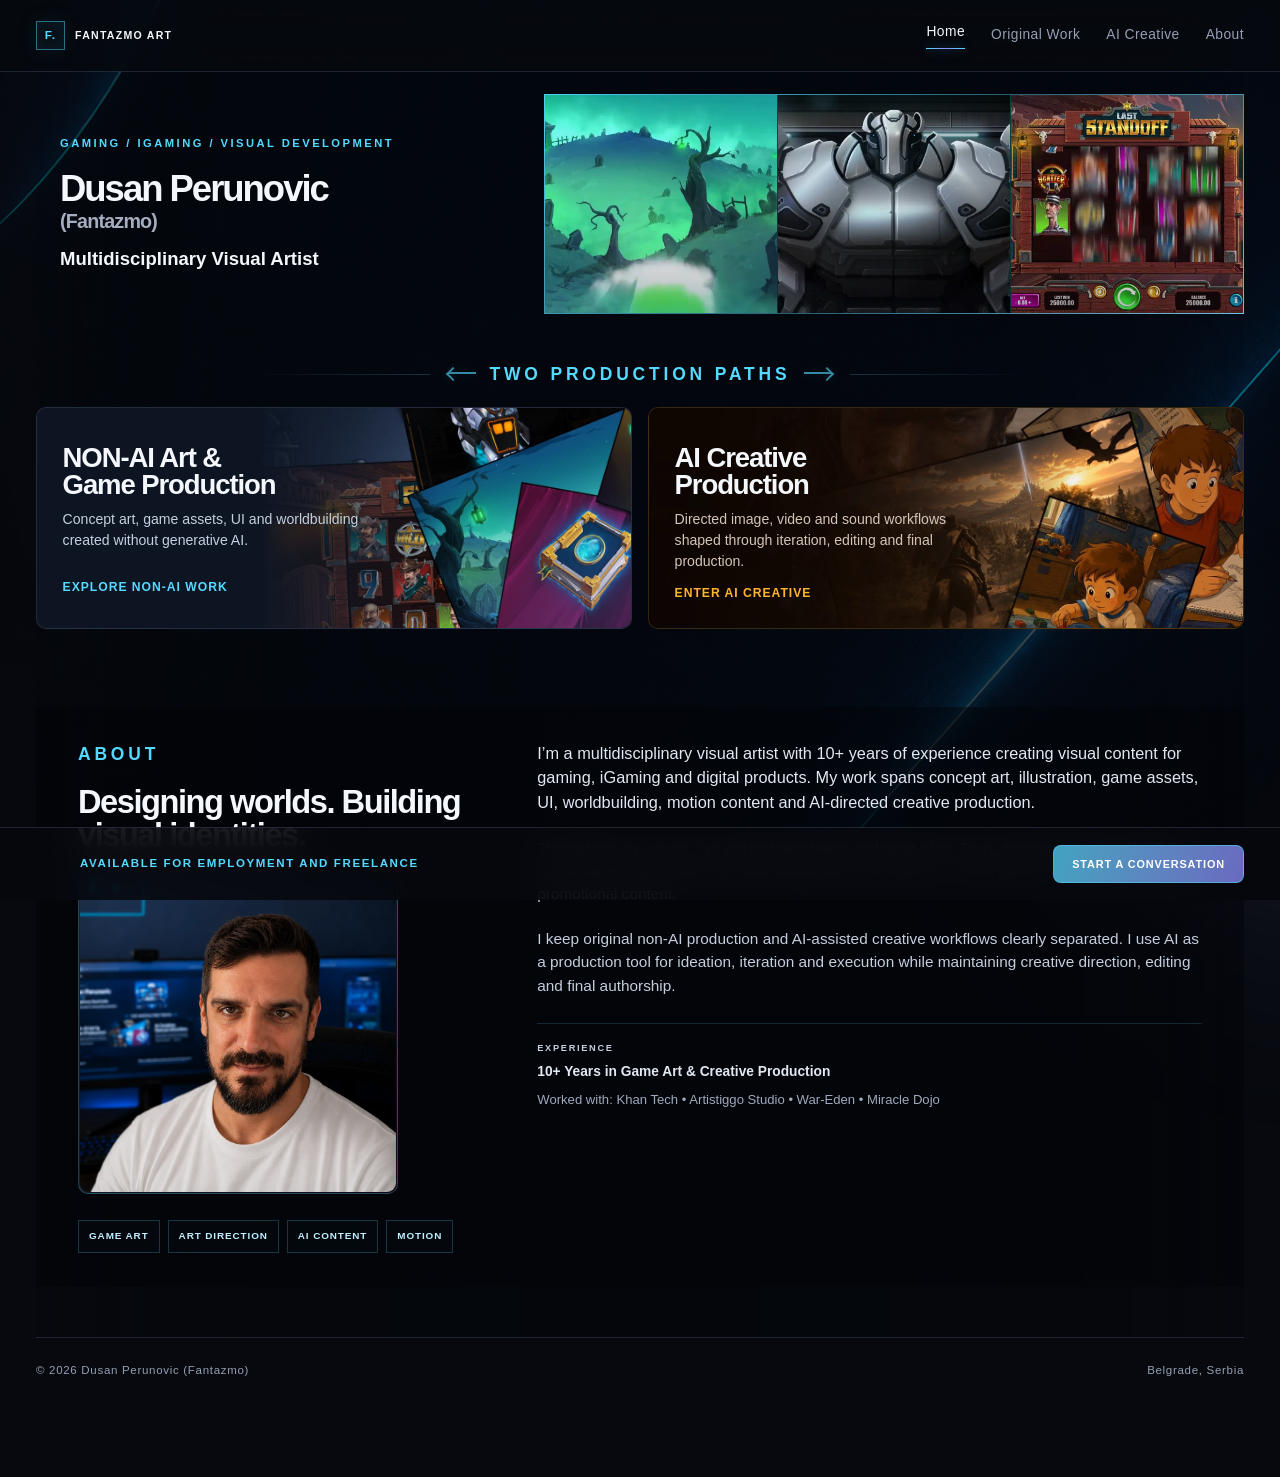
<file: index.html>
<!doctype html>
<html lang="en">
  <head>
    <meta charset="UTF-8" />
    <meta name="viewport" content="width=device-width, initial-scale=1.0" />
    <meta name="description" content="Dusan Perunovic (Fantazmo), multidisciplinary visual artist for gaming, iGaming, motion and AI creative production." />
    <title>Dusan Perunovic (Fantazmo) | Multidisciplinary Visual Artist</title>
    <meta property="og:type" content="website" />
    <meta property="og:site_name" content="Fantazmo Art" />
    <meta property="og:title" content="Dusan Perunovic (Fantazmo) | Multidisciplinary Visual Artist" />
    <meta property="og:url" content="https://fantazmoart.com/" />
    <meta property="og:description" content="Multidisciplinary visual artist for gaming, iGaming, motion and AI creative production." />
    <meta property="og:image" content="https://fantazmoart.com/assets/social/fantazmo-og.jpg?v=20260630-3" />
    <meta property="og:image:width" content="1200" />
    <meta property="og:image:height" content="630" />
    <meta name="twitter:image" content="https://fantazmoart.com/assets/social/fantazmo-og.jpg?v=20260630-3" />
    <meta name="twitter:card" content="summary_large_image" />
    <link rel="icon" href="favicon.ico?v=20260630-2" sizes="any" />
    <link rel="icon" type="image/png" sizes="32x32" href="favicon-32x32.png?v=20260630-2" />
    <link rel="icon" type="image/png" sizes="16x16" href="favicon-16x16.png?v=20260630-2" />
    <link rel="apple-touch-icon" sizes="180x180" href="apple-touch-icon.png?v=20260630-2" />
    <link rel="stylesheet" href="styles.css?v=0.2.26" />
    <script src="script.js?v=0.2.24" defer></script>
  </head>
  <body class="home-page">
    <div class="home-scroll-bg" aria-hidden="true">
      <img src="assets/Custom Made/Background01.png" alt="" decoding="async" fetchpriority="high" />
    </div>
    <div class="ambient ambient-blue"></div>
    <div class="ambient ambient-magenta"></div>
    <header class="site-header">
      <a class="brand" href="index.html" aria-label="Fantazmo home">
        <span class="brand-mark">F.</span>
        <span>Fantazmo Art</span>
      </a>
      <button class="menu-toggle" type="button" aria-expanded="false" aria-controls="site-nav">Menu</button>
      <nav id="site-nav" class="site-nav" aria-label="Primary navigation">
        <a class="active" href="index.html">Home</a>
        <a href="original.html">Original Work</a>
        <a href="ai.html">AI Creative</a>
        <a href="#about">About</a>
        
      </nav>
    </header>

    <main>
      <section class="hero">
        <div class="hero-copy reveal">
          <p class="eyebrow">Gaming / iGaming / Visual Development</p>
          <h1>Dusan Perunovic <span>(Fantazmo)</span></h1>
          <p class="hero-title">Multidisciplinary Visual Artist</p>
        </div>
        <div class="hero-art reveal">
          <div class="hero-video-strip" aria-label="Gameplay preview reel">
            <figure>
              <video src="assets/videos/grave-of-fortune.preview.mp4?v=0.2.23" data-full-video="assets/videos/grave-of-fortune.mp4" poster="assets/videos/grave-of-fortune.preview.poster.webp" autoplay muted loop playsinline preload="metadata"></video>
            </figure>
            <figure>
              <video
                src="assets/videos/rickylinko-short.preview.mp4?v=0.2.23"
                data-full-video="assets/videos/rickylinko-short.mp4"
                data-playlist="assets/videos/rickylinko-short.preview.mp4?v=0.2.23|assets/videos/rickylinko-drone.preview.mp4?v=0.2.23|assets/videos/rickylinko-logo.preview.mp4?v=0.2.23"
                poster="assets/videos/rickylinko-short.preview.poster.webp"
                autoplay
                muted
                playsinline
                preload="metadata"
              ></video>
            </figure>
            <figure>
              <video src="assets/videos/last-standoff.preview.mp4?v=0.2.23" data-full-video="assets/videos/last-standoff.mp4" poster="assets/videos/last-standoff.preview.poster.webp" autoplay muted loop playsinline preload="metadata"></video>
            </figure>
          </div>
        </div>
      </section>

      <section class="pathways section-shell" aria-labelledby="pathways-title">
        <div class="section-heading reveal">
          <span class="path-arrow path-arrow-left" aria-hidden="true"></span>
          <p id="pathways-title" class="eyebrow">Two production paths</p>
          <span class="path-arrow path-arrow-right" aria-hidden="true"></span>
        </div>
        <div class="pathway-grid">
          <a class="pathway-card original-path reveal" href="original.html">
            <div class="pathway-copy">
              <div>
                <h3>NON-AI Art &amp;<br />Game Production</h3>
                <p>Concept art, game assets, UI and worldbuilding created without generative AI.</p>
              </div>
              <span class="text-link">Explore NON-AI work <b>&nearr;</b></span>
            </div>
            <div class="pathway-collage pathway-image" aria-hidden="true">
              <img src="assets/Custom Made/NON AI art.webp" alt="" loading="lazy" decoding="async" />
            </div>
          </a>
          <a class="pathway-card ai-path reveal" href="ai.html">
            <div class="pathway-copy">
              <div>
                <h3>AI Creative<br />Production</h3>
                <p>Directed image, video and sound workflows shaped through iteration, editing and final production.</p>
              </div>
              <span class="text-link">Enter AI creative <b>&nearr;</b></span>
            </div>
            <div class="pathway-collage pathway-image" aria-hidden="true">
              <img src="assets/Custom Made/AI Creative Tab 2.webp?v=0.2.23" alt="" loading="lazy" decoding="async" />
            </div>
          </a>
        </div>
      </section>

      <section class="featured section-shell" aria-labelledby="featured-title">
        <div class="section-heading split-heading reveal">
          <div>
            <p class="eyebrow">Selected work</p>
          </div>
          <a class="text-link" href="original.html">View all projects <b>&nearr;</b></a>
        </div>
        <div class="project-grid">
          <article class="project-card project-wide reveal">
            <a href="original.html#last-standoff">
              <img src="assets/projects/last-standoff.webp" alt="Last Standoff game artwork" loading="lazy" decoding="async" />
              <div class="project-overlay">
                <div><p>2D Game Art</p><h3>Last Standoff</h3></div>
                <span class="badge">No Generative AI</span>
              </div>
            </a>
          </article>
          <article class="project-card reveal">
            <a href="original.html#wareden">
              <img src="assets/projects/wareden-concepts.jpg" alt="WarEden black and white prop concepts" loading="lazy" decoding="async" />
              <div class="project-overlay">
                <div><p>Concept Art / Prop Design</p><h3>WarEden</h3></div>
                <span class="badge">No Generative AI</span>
              </div>
            </a>
          </article>
          <article class="project-card reveal">
            <a href="ai.html#vatangram">
              <img src="assets/projects/vatangram.webp" alt="Vatangram campaign artwork" loading="lazy" decoding="async" />
              <div class="project-overlay ai-overlay">
                <div><p>AI Creative / Campaign</p><h3>Vatangram</h3></div>
                <span class="badge badge-gold">AI-Assisted</span>
              </div>
            </a>
          </article>
        </div>
      </section>

      <section id="about" class="about section-shell">
        <div class="about-copy reveal">
          <div class="about-label">
            <p class="eyebrow">About</p>
            <h2>Designing worlds. Building visual identities.</h2>
            <figure class="about-profile">
              <img src="assets/Custom Made/Profil slika.webp" alt="Dusan Perunovic portrait" loading="lazy" decoding="async" />
            </figure>
            <div class="about-focus" aria-label="Core focus areas">
              <span>Game Art</span>
              <span>Art Direction</span>
              <span>AI Content</span>
              <span>Motion</span>
            </div>
          </div>
          <div class="about-text">
            <p class="about-lead">I&rsquo;m a multidisciplinary visual artist with 10+ years of experience creating visual content for gaming, iGaming and digital products. My work spans concept art, illustration, game assets, UI, worldbuilding, motion content and AI-directed creative production.</p>
            <p>Throughout my career, I&rsquo;ve worked with teams including Khan Tech, Artistiggo Studio, War-Eden and Miracle Dojo, delivering visual packages for slot games, casual games, social campaigns and promotional content.</p>
            <p>I keep original non-AI production and AI-assisted creative workflows clearly separated. I use AI as a production tool for ideation, iteration and execution while maintaining creative direction, editing and final authorship.</p>
            <div class="about-experience" aria-label="Experience summary">
              <p class="eyebrow">Experience</p>
              <strong>10+ Years in Game Art &amp; Creative Production</strong>
              <span>Worked with: Khan Tech &bull; Artistiggo Studio &bull; War-Eden &bull; Miracle Dojo</span>
            </div>
          </div>
        </div>
      </section>

    </main>

    <footer class="site-footer">
      <span>&copy; 2026 Dusan Perunovic (Fantazmo)</span>
      <span>Belgrade, Serbia</span>
    </footer>
  </body>
</html>
</file>
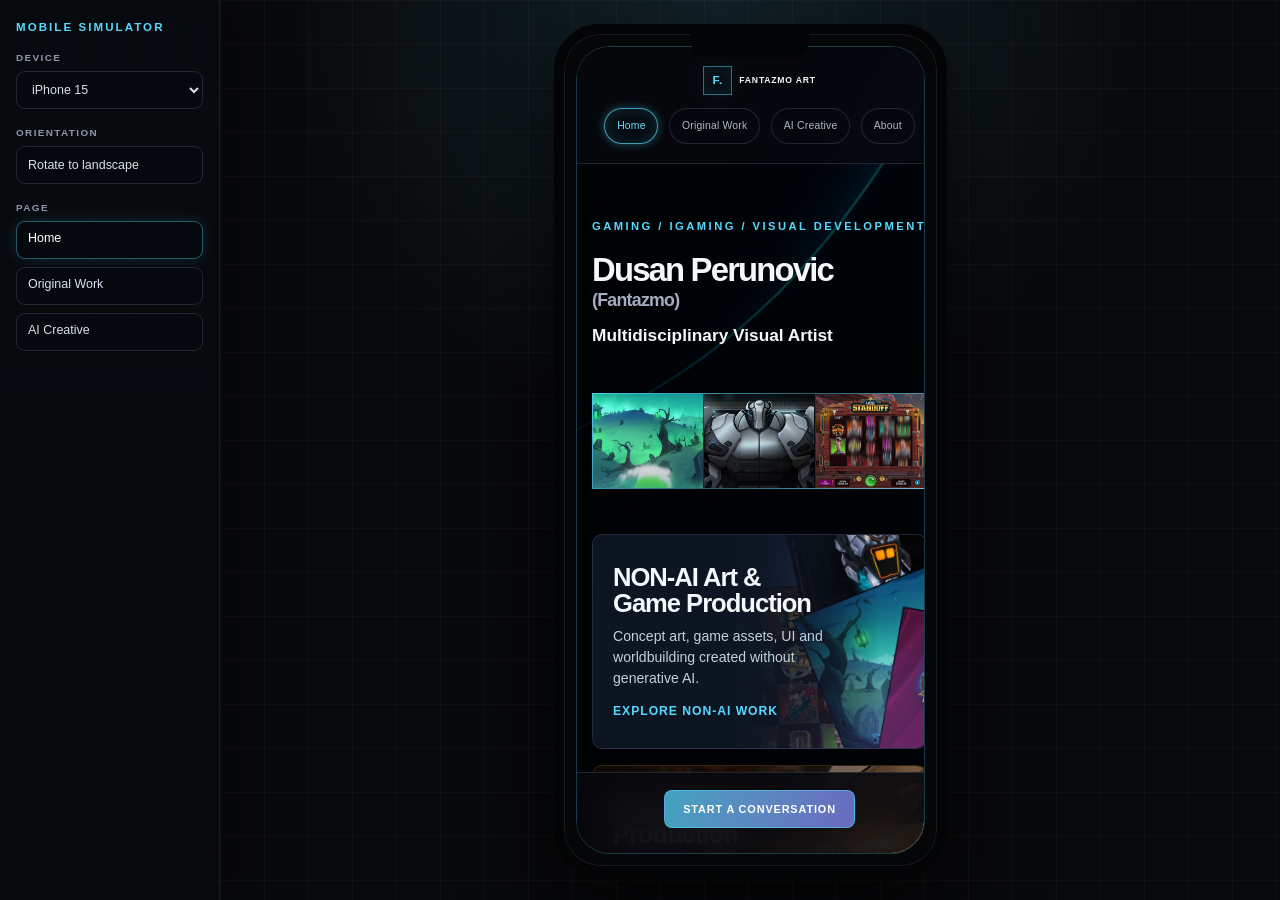
<file: mobile-simulator.html>
﻿<!DOCTYPE html>
<html lang="en">
  <head>
    <meta charset="UTF-8" />
    <meta name="viewport" content="width=device-width, initial-scale=1.0" />
    <title>Fantazmo Art | Mobile Simulator</title>
    <style>
      :root {
        --bg: #08090b;
        --panel: rgba(8, 11, 15, .88);
        --line: rgba(86, 217, 255, .18);
        --line-strong: rgba(86, 217, 255, .38);
        --cyan: #56d9ff;
        --text: #f3f7fb;
        --muted: #8c98aa;
        --phone-w: 393px;
        --phone-h: 852px;
      }

      * {
        box-sizing: border-box;
      }

      html,
      body {
        width: 100%;
        height: 100%;
        margin: 0;
        overflow: hidden;
      }

      body {
        color: var(--text);
        background:
          linear-gradient(rgba(255,255,255,.032) 1px, transparent 1px),
          linear-gradient(90deg, rgba(255,255,255,.032) 1px, transparent 1px),
          radial-gradient(circle at 56% 0, rgba(86,217,255,.12), transparent 38%),
          var(--bg);
        background-size: 44px 44px, 44px 44px, auto, auto;
        font-family: Inter, "Segoe UI", Arial, sans-serif;
      }

      .simulator {
        width: 100%;
        height: 100%;
        display: grid;
        grid-template-columns: 220px minmax(0, 1fr);
      }

      .options {
        position: relative;
        z-index: 4;
        padding: 22px 16px;
        border-right: 1px solid rgba(86,217,255,.12);
        background: linear-gradient(180deg, rgba(7, 10, 14, .96), rgba(7, 10, 14, .72));
        box-shadow: 18px 0 60px rgba(0,0,0,.28);
      }

      .options h1 {
        margin: 0 0 18px;
        color: var(--cyan);
        font-size: .72rem;
        line-height: 1;
        letter-spacing: .18em;
        text-transform: uppercase;
      }

      .control-group {
        display: grid;
        gap: 8px;
        margin-bottom: 18px;
      }

      .control-label {
        color: var(--muted);
        font-size: .62rem;
        font-weight: 750;
        letter-spacing: .14em;
        text-transform: uppercase;
      }

      select,
      button,
      .page-link {
        width: 100%;
        min-height: 38px;
        padding: 9px 11px;
        border: 1px solid rgba(169, 198, 255, .16);
        border-radius: 9px;
        background: rgba(5, 9, 14, .68);
        color: #d8e2ef;
        font: inherit;
        font-size: .78rem;
      }

      button,
      .page-link {
        cursor: pointer;
        text-align: left;
        text-decoration: none;
      }

      button:hover,
      .page-link:hover,
      .page-link.active {
        border-color: var(--line-strong);
        color: #fff;
        box-shadow: 0 0 14px rgba(86,217,255,.14);
      }

      .viewport {
        min-width: 0;
        height: 100%;
        display: grid;
        place-items: center;
        padding: 24px;
        overflow: hidden;
      }

      .phone-shell {
        --outer-radius: 46px;
        position: relative;
        width: var(--phone-w);
        height: var(--phone-h);
        padding: 12px;
        border: 10px solid #030405;
        border-radius: var(--outer-radius);
        background: #050608;
        box-shadow:
          0 34px 88px rgba(0,0,0,.68),
          inset 0 0 0 1px rgba(255,255,255,.08);
        transform-origin: center;
        transform: scale(var(--phone-scale, 1));
      }

      .phone-shell::before {
        content: "";
        position: absolute;
        top: 0;
        left: 50%;
        z-index: 5;
        width: 118px;
        height: 24px;
        transform: translateX(-50%);
        border-radius: 0 0 17px 17px;
        background: #030405;
      }

      .screen {
        position: relative;
        width: 100%;
        height: 100%;
        overflow: hidden;
        border: 1px solid rgba(86,217,255,.24);
        border-radius: 34px;
        background: #050b0f;
      }

      iframe {
        width: calc(100% + 18px);
        height: 100%;
        display: block;
        border: 0;
        background: #050b0f;
      }

      @media (max-width: 760px) {
        .simulator {
          grid-template-columns: 1fr;
        }

        .options {
          position: fixed;
          left: 12px;
          top: 12px;
          width: 178px;
          padding: 12px;
          border: 1px solid rgba(86,217,255,.14);
          border-radius: 12px;
        }

        .options h1 {
          margin-bottom: 10px;
        }

        .control-group {
          margin-bottom: 10px;
        }
      }
    </style>
  </head>
  <body>
    <main class="simulator" aria-label="Mobile website simulator">
      <aside class="options" aria-label="Simulator options">
        <h1>Mobile Simulator</h1>

        <div class="control-group">
          <label class="control-label" for="device">Device</label>
          <select id="device">
            <option value="393x852">iPhone 15</option>
            <option value="390x844">iPhone 12 / 13</option>
            <option value="375x812">iPhone X / 11 Pro</option>
            <option value="360x800">Android Compact</option>
            <option value="412x915">Android Large</option>
          </select>
        </div>

        <div class="control-group">
          <span class="control-label">Orientation</span>
          <button id="rotate" type="button">Rotate to landscape</button>
        </div>

        <div class="control-group">
          <span class="control-label">Page</span>
          <a class="page-link active" href="index.html" target="phone">Home</a>
          <a class="page-link" href="original.html" target="phone">Original Work</a>
          <a class="page-link" href="ai.html" target="phone">AI Creative</a>
        </div>
      </aside>

      <section class="viewport" aria-label="Phone preview">
        <div class="phone-shell" id="phone">
          <div class="screen">
            <iframe name="phone" src="index.html" title="Fantazmo Art mobile preview"></iframe>
          </div>
        </div>
      </section>
    </main>

    <script>
      const phone = document.querySelector('#phone');
      const viewport = document.querySelector('.viewport');
      const deviceSelect = document.querySelector('#device');
      const rotateButton = document.querySelector('#rotate');
      const pageLinks = document.querySelectorAll('.page-link');

      let isLandscape = false;

      const readDeviceSize = () => {
        const [width, height] = deviceSelect.value.split('x').map(Number);
        return isLandscape ? { width: height, height: width } : { width, height };
      };

      const fitPhone = () => {
        const { width, height } = readDeviceSize();
        const availableWidth = viewport.clientWidth - 48;
        const availableHeight = viewport.clientHeight - 48;
        const scale = Math.min(1, availableWidth / width, availableHeight / height);

        phone.style.setProperty('--phone-w', `${width}px`);
        phone.style.setProperty('--phone-h', `${height}px`);
        phone.style.setProperty('--phone-scale', scale.toFixed(3));
        rotateButton.textContent = isLandscape ? 'Rotate to portrait' : 'Rotate to landscape';
      };

      deviceSelect.addEventListener('change', fitPhone);
      rotateButton.addEventListener('click', () => {
        isLandscape = !isLandscape;
        fitPhone();
      });

      pageLinks.forEach((link) => {
        link.addEventListener('click', () => {
          pageLinks.forEach((item) => item.classList.remove('active'));
          link.classList.add('active');
        });
      });

      window.addEventListener('resize', fitPhone);
      fitPhone();
    </script>
  </body>
</html>
</file>
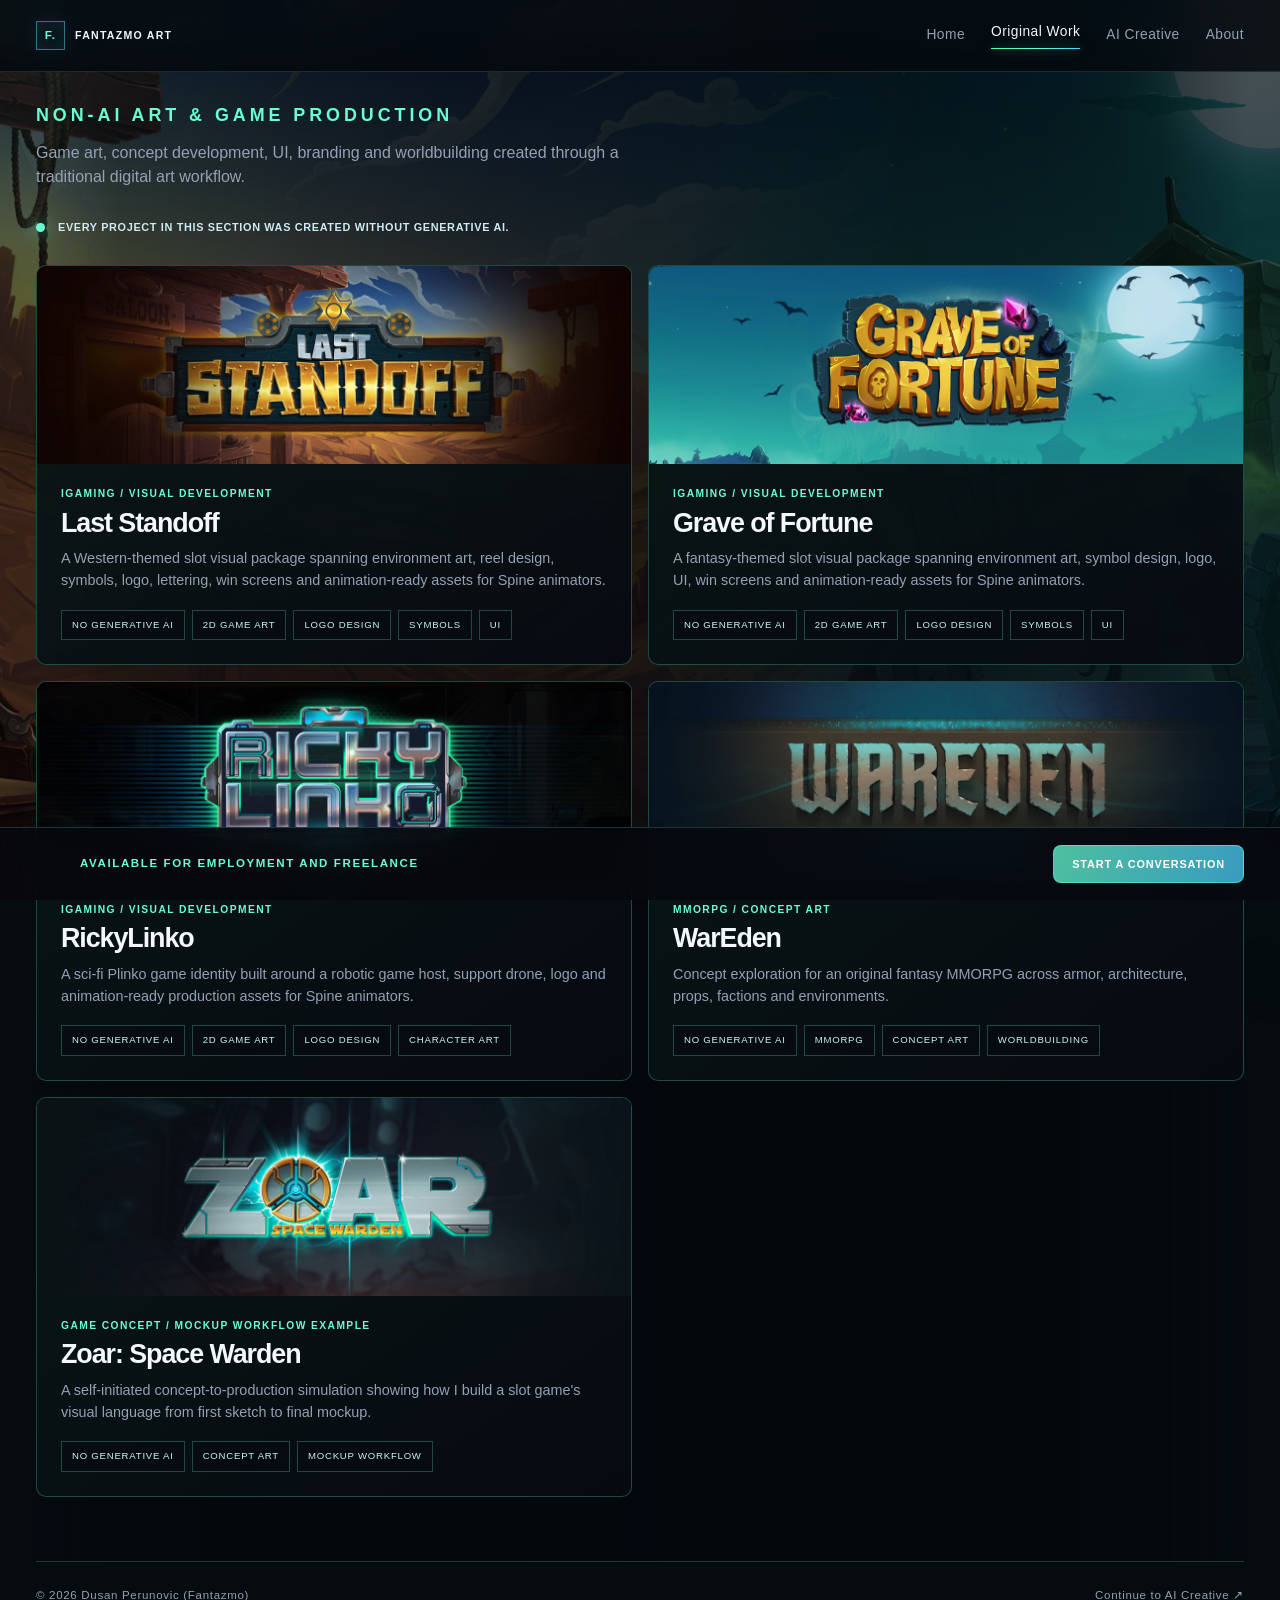
<file: original.html>
<!doctype html>
<html lang="en">
  <head>
    <meta charset="UTF-8" />
    <meta name="viewport" content="width=device-width, initial-scale=1.0" />
    <meta name="description" content="Original game art and visual development by Dusan Perunovic (Fantazmo), created without generative AI." />
    <title>Original Work | Fantazmo Art</title>
    <meta property="og:type" content="website" />
    <meta property="og:site_name" content="Fantazmo Art" />
    <meta property="og:title" content="Original Work | Fantazmo Art" />
    <meta property="og:url" content="https://fantazmoart.com/original.html" />
    <meta property="og:description" content="Original game art and visual development created without generative AI." />
    <meta property="og:image" content="https://fantazmoart.com/assets/social/fantazmo-og.jpg?v=20260630-3" />
    <meta property="og:image:width" content="1200" />
    <meta property="og:image:height" content="630" />
    <meta name="twitter:image" content="https://fantazmoart.com/assets/social/fantazmo-og.jpg?v=20260630-3" />
    <meta name="twitter:card" content="summary_large_image" />
    <link rel="icon" href="favicon.ico?v=20260630-2" sizes="any" />
    <link rel="icon" type="image/png" sizes="32x32" href="favicon-32x32.png?v=20260630-2" />
    <link rel="icon" type="image/png" sizes="16x16" href="favicon-16x16.png?v=20260630-2" />
    <link rel="apple-touch-icon" sizes="180x180" href="apple-touch-icon.png?v=20260630-2" />
    <link rel="stylesheet" href="styles.css?v=0.2.26" />
    <script src="script.js?v=0.2.24" defer></script>
  </head>
  <body class="original-page">
    <div class="ambient ambient-blue"></div>
    <div class="ambient ambient-magenta"></div>
    <header class="site-header">
      <a class="brand" href="index.html"><span class="brand-mark">F.</span><span>Fantazmo Art</span></a>
      <button class="menu-toggle" type="button" aria-expanded="false" aria-controls="site-nav">Menu</button>
      <nav id="site-nav" class="site-nav" aria-label="Primary navigation">
        <a href="index.html">Home</a><a class="active" href="original.html">Original Work</a><a href="ai.html">AI Creative</a><a href="index.html#about">About</a>
      </nav>
    </header>
    <main>
      <section class="page-intro section-shell reveal">
        <p class="eyebrow">NON-AI Art &amp; Game Production</p>
        <p>Game art, concept development, UI, branding and worldbuilding created through a traditional digital art workflow.</p>
        <div class="integrity-note"><i></i><strong>Every project in this section was created without generative AI.</strong></div>
      </section>

      <section class="work-list section-shell">
        <article id="last-standoff" class="work-row reveal">
          <a class="work-card-link" href="project-last-standoff.html">
            <img src="assets/Custom Made/2400x800 cards - Last Standoff.webp" alt="Last Standoff" loading="lazy" decoding="async" />
            <div class="work-copy"><p>iGaming / Visual Development</p><h2>Last Standoff</h2><p>A Western-themed slot visual package spanning environment art, reel design, symbols, logo, lettering, win screens and animation-ready assets for Spine animators.</p><div class="tag-list"><span>No Generative AI</span><span>2D Game Art</span><span>Logo Design</span><span>Symbols</span><span>UI</span></div></div>
          </a>
        </article>
        <article id="grave-of-fortune" class="work-row work-row-reverse reveal">
          <a class="work-card-link" href="project-grave-of-fortune.html">
            <img src="assets/Custom Made/2400x800 cards - Grave Of Fortune.webp" alt="Grave of Fortune project artwork" loading="lazy" decoding="async" />
            <div class="work-copy"><p>iGaming / Visual Development</p><h2>Grave of Fortune</h2><p>A fantasy-themed slot visual package spanning environment art, symbol design, logo, UI, win screens and animation-ready assets for Spine animators.</p><div class="tag-list"><span>No Generative AI</span><span>2D Game Art</span><span>Logo Design</span><span>Symbols</span><span>UI</span></div></div>
          </a>
        </article>
        <article id="rickylinko" class="work-row work-row-reverse reveal">
          <a class="work-card-link" href="project-rickylinko.html">
            <img src="assets/Custom Made/2400x800 cards - RickyLinko.webp" alt="RickyLinko" loading="lazy" decoding="async" />
            <div class="work-copy"><p>iGaming / Visual Development</p><h2>RickyLinko</h2><p>A sci-fi Plinko game identity built around a robotic game host, support drone, logo and animation-ready production assets for Spine animators.</p><div class="tag-list"><span>No Generative AI</span><span>2D Game Art</span><span>Logo Design</span><span>Character Art</span></div></div>
          </a>
        </article>
        <article id="wareden" class="work-row reveal">
          <a class="work-card-link" href="project-wareden.html">
            <img src="assets/Custom Made/2400x800 cards - Wareden.webp" alt="WarEden concept art" loading="lazy" decoding="async" />
            <div class="work-copy"><p>MMORPG / Concept Art</p><h2>WarEden</h2><p>Concept exploration for an original fantasy MMORPG across armor, architecture, props, factions and environments.</p><div class="tag-list"><span>No Generative AI</span><span>MMORPG</span><span>Concept Art</span><span>Worldbuilding</span></div></div>
          </a>
        </article>
        <article id="zoar" class="work-row reveal">
          <a class="work-card-link" href="project-zoar.html">
            <img src="assets/Custom Made/2400x800 cards - Zoar.webp" alt="Zoar Space Warden" loading="lazy" decoding="async" />
            <div class="work-copy"><p>Game Concept / Mockup Workflow Example</p><h2>Zoar: Space Warden</h2><p>A self-initiated concept-to-production simulation showing how I build a slot game's visual language from first sketch to final mockup.</p><div class="tag-list"><span>No Generative AI</span><span>Concept Art</span><span>Mockup Workflow</span></div></div>
          </a>
        </article>
      </section>
    </main>
    <footer class="site-footer"><span>&copy; 2026 Dusan Perunovic (Fantazmo)</span><a href="ai.html">Continue to AI Creative &nearr;</a></footer>
  </body>
</html>
</file>
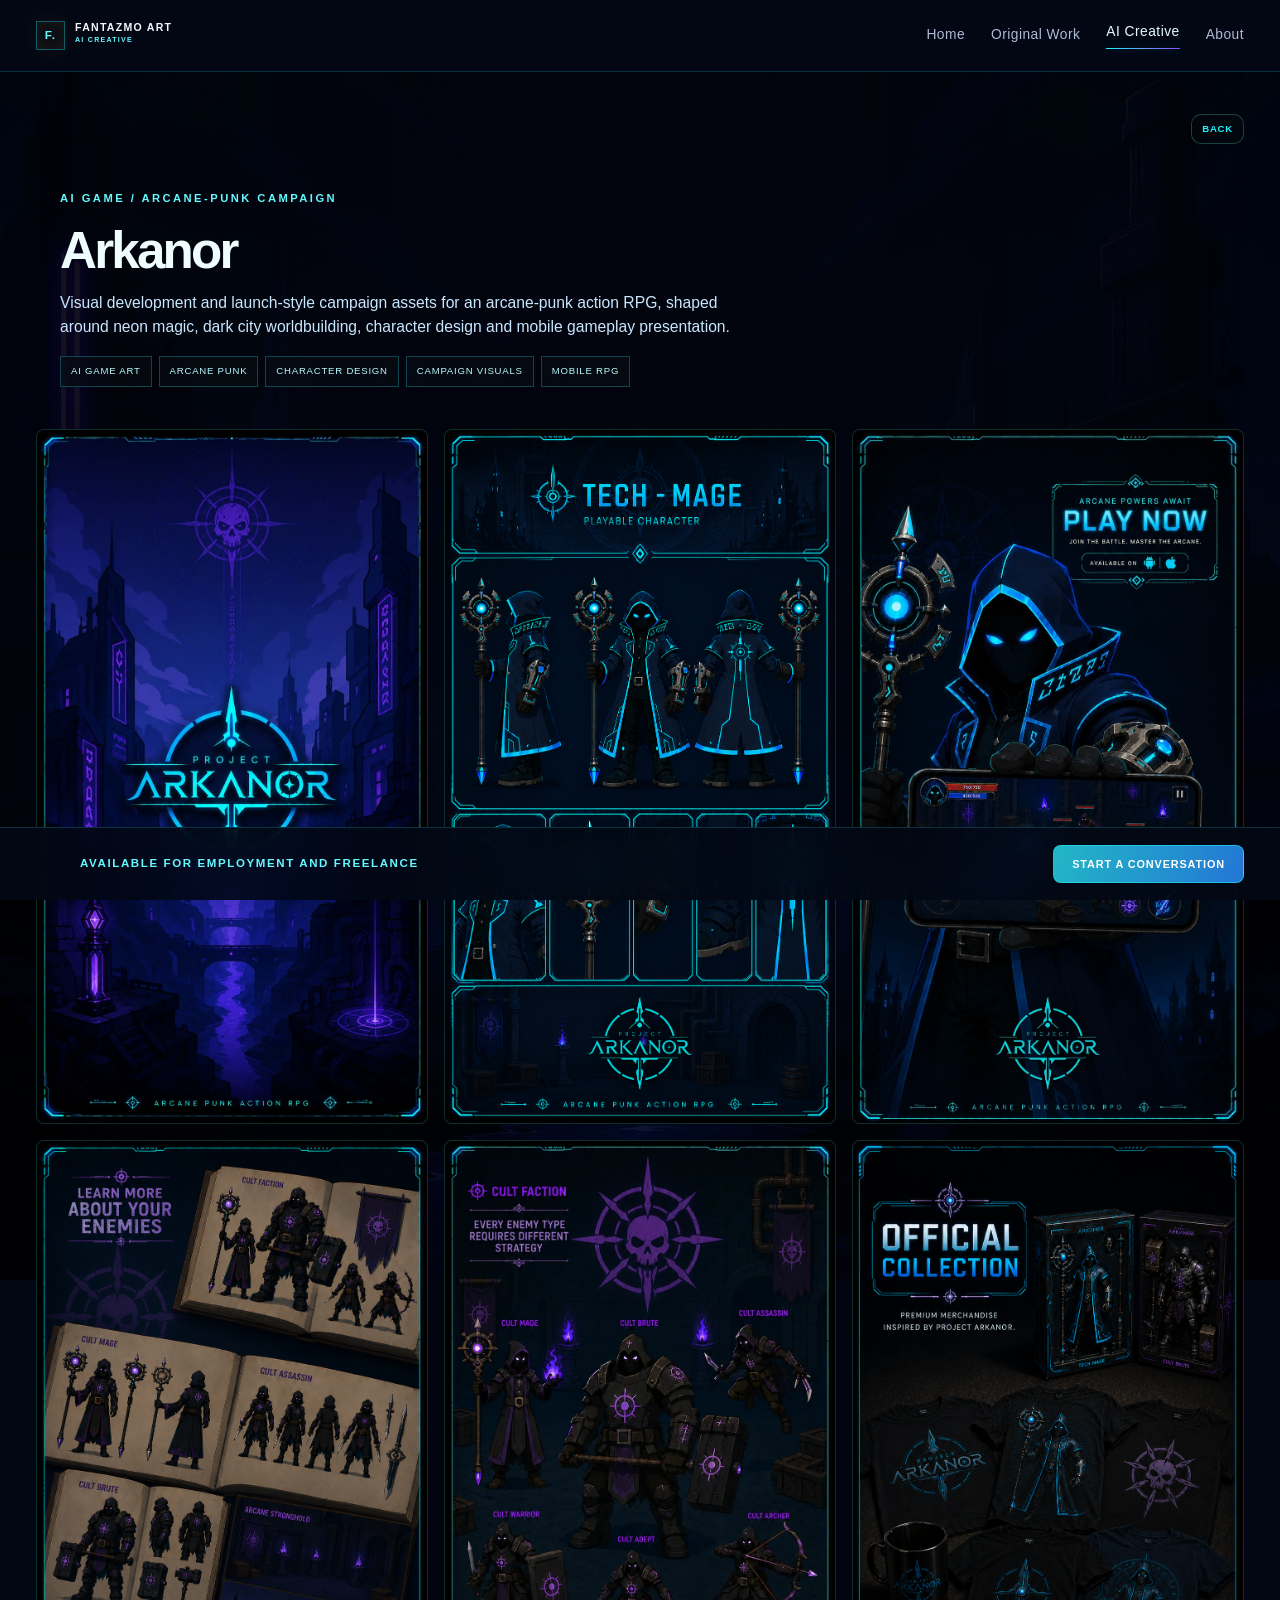
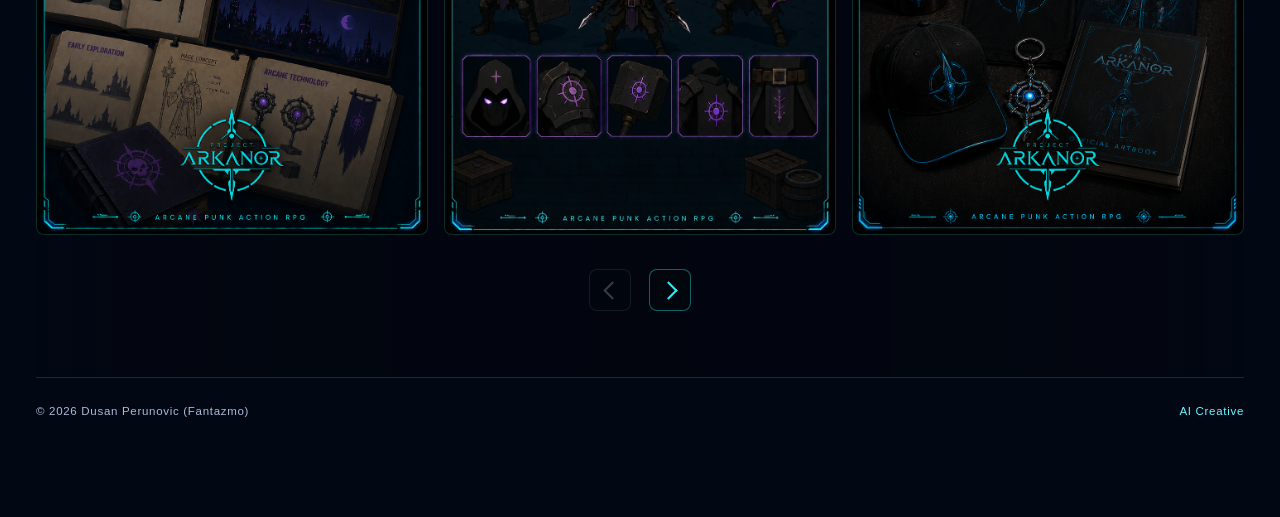
<file: project-arkanor.html>
<!doctype html>
<html lang="en">
  <head>
    <meta charset="UTF-8" />
    <meta name="viewport" content="width=device-width, initial-scale=1.0" />
    <meta name="description" content="Arkanor arcane-punk action RPG campaign visuals by Dusan Perunovic (Fantazmo)." />
    <title>Arkanor | Fantazmo Art</title>
    <meta property="og:type" content="article" />
    <meta property="og:site_name" content="Fantazmo Art" />
    <meta property="og:title" content="Arkanor | Fantazmo Art" />
    <meta property="og:url" content="https://fantazmoart.com/project-arkanor.html" />
    <meta property="og:description" content="Arcane-punk action RPG campaign visuals with character, gameplay and launch assets." />
    <meta property="og:image" content="https://fantazmoart.com/assets/social/fantazmo-og.jpg?v=20260630-3" />
    <meta property="og:image:width" content="1200" />
    <meta property="og:image:height" content="630" />
    <meta name="twitter:image" content="https://fantazmoart.com/assets/social/fantazmo-og.jpg?v=20260630-3" />
    <meta name="twitter:card" content="summary_large_image" />
    <link rel="icon" href="favicon.ico?v=20260630-2" sizes="any" />
    <link rel="icon" type="image/png" sizes="32x32" href="favicon-32x32.png?v=20260630-2" />
    <link rel="icon" type="image/png" sizes="16x16" href="favicon-16x16.png?v=20260630-2" />
    <link rel="apple-touch-icon" sizes="180x180" href="apple-touch-icon.png?v=20260630-2" />
    <link rel="stylesheet" href="styles.css?v=0.2.26" />
    <script src="script.js?v=0.2.24" defer></script>
  </head>
  <body class="ai-page project-page arkanor-page">
    <div class="ambient ambient-gold"></div>
    <header class="site-header">
      <a class="brand ai-brand" href="index.html"><span class="brand-mark gold-mark">F.</span><span class="brand-copy"><span>Fantazmo Art</span><small>AI Creative</small></span></a>
      <nav id="site-nav" class="site-nav" aria-label="Primary navigation">
        <a href="index.html">Home</a><a href="original.html">Original Work</a><a class="active" href="ai.html">AI Creative</a><a href="index.html#about">About</a>
      </nav>
    </header>
    <main>
      <section class="project-detail section-shell">
        <a class="text-link project-back" href="ai.html">BACK</a>
        <div class="project-hero-card project-hero-card-text reveal">
          <div class="project-hero-copy">
            <p class="eyebrow">AI Game / Arcane-Punk Campaign</p>
            <h1>Arkanor</h1>
            <p>Visual development and launch-style campaign assets for an arcane-punk action RPG, shaped around neon magic, dark city worldbuilding, character design and mobile gameplay presentation.</p>
            <div class="tag-list gold-tags"><span>AI Game Art</span><span>Arcane Punk</span><span>Character Design</span><span>Campaign Visuals</span><span>Mobile RPG</span></div>
          </div>
        </div>
        <div class="project-gallery">
          <figure class="gallery-card reveal"><img src="assets/Custom Made/Arkanor_01.webp" alt="Arkanor key art poster" loading="lazy" decoding="async" /></figure>
          <figure class="gallery-card reveal"><img src="assets/Custom Made/Arkanor _02.webp" alt="Arkanor tech mage character sheet" loading="lazy" decoding="async" /></figure>
          <figure class="gallery-card reveal"><img src="assets/Custom Made/Arkanor_03.webp?v=0.2.23" alt="Arkanor mobile gameplay campaign visual" loading="lazy" decoding="async" /></figure>
          <figure class="gallery-card reveal"><img src="assets/Custom Made/Arkanor_04.webp" alt="Arkanor campaign visual 4" loading="lazy" decoding="async" /></figure>
          <figure class="gallery-card reveal"><img src="assets/Custom Made/Arkanor_05.webp" alt="Arkanor campaign visual 5" loading="lazy" decoding="async" /></figure>
          <figure class="gallery-card reveal"><img src="assets/Custom Made/Arkanor_06.webp" alt="Arkanor campaign visual 6" loading="lazy" decoding="async" /></figure>
        </div>
        <nav class="gallery-nav reveal" aria-label="Project gallery navigation">
          <span class="gallery-arrow gallery-arrow-prev is-disabled" aria-label="No previous gallery" aria-disabled="true"></span>
          <a class="gallery-arrow gallery-arrow-next" href="project-drahar.html" aria-label="Next gallery: Drahar"></a>
        </nav>
      </section>
    </main>
    <footer class="site-footer"><span>&copy; 2026 Dusan Perunovic (Fantazmo)</span><a href="ai.html">AI Creative</a></footer>
  </body>
</html>
</file>
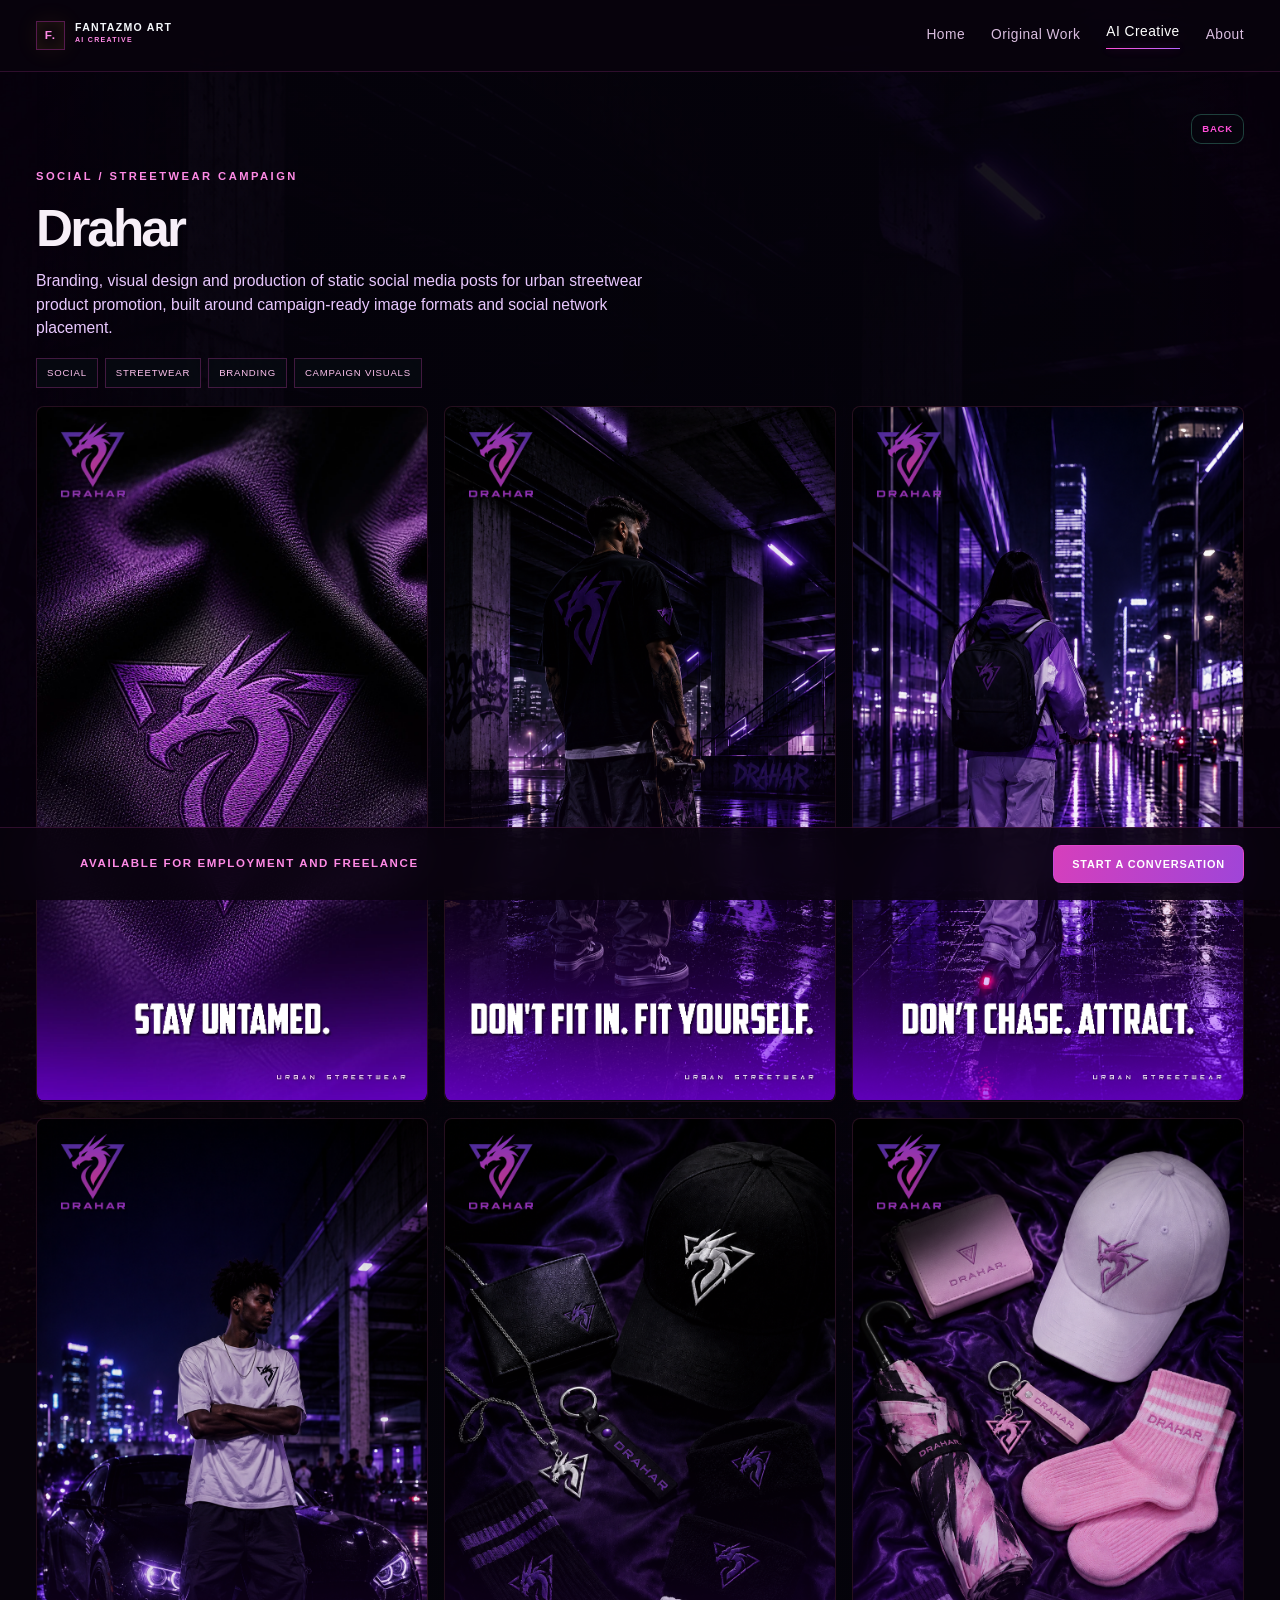
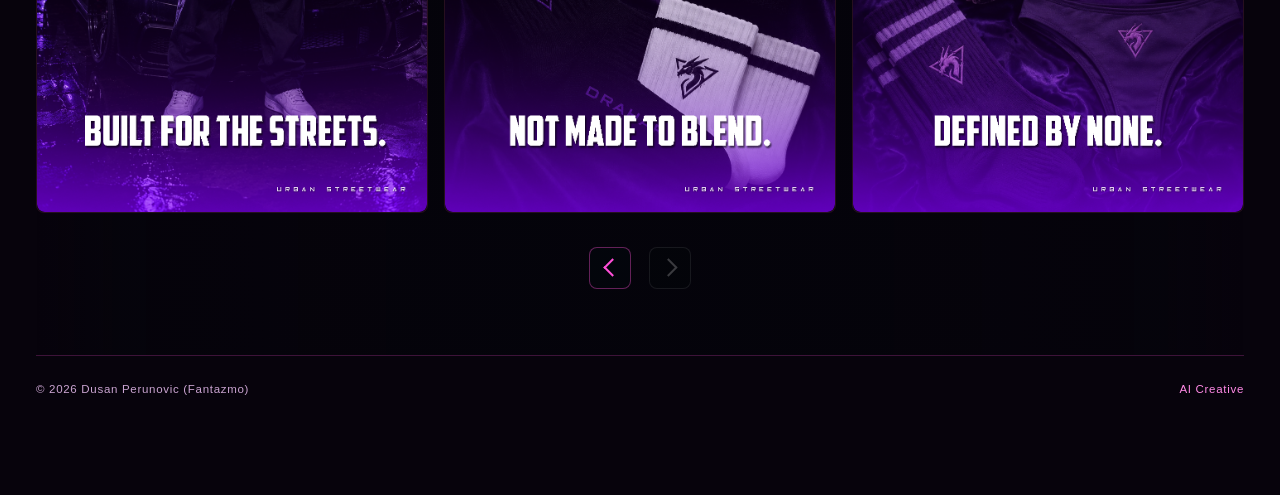
<file: project-drahar.html>
<!doctype html>
<html lang="en">
  <head>
    <meta charset="UTF-8" />
    <meta name="viewport" content="width=device-width, initial-scale=1.0" />
    <meta name="description" content="Drahar streetwear social campaign visuals by Dusan Perunovic (Fantazmo)." />
    <title>Drahar | Fantazmo Art</title>
    <meta property="og:type" content="article" />
    <meta property="og:site_name" content="Fantazmo Art" />
    <meta property="og:title" content="Drahar | Fantazmo Art" />
    <meta property="og:url" content="https://fantazmoart.com/project-drahar.html" />
    <meta property="og:description" content="Streetwear social campaign visuals and static promotional posts." />
    <meta property="og:image" content="https://fantazmoart.com/assets/social/fantazmo-og.jpg?v=20260630-3" />
    <meta property="og:image:width" content="1200" />
    <meta property="og:image:height" content="630" />
    <meta name="twitter:image" content="https://fantazmoart.com/assets/social/fantazmo-og.jpg?v=20260630-3" />
    <meta name="twitter:card" content="summary_large_image" />
    <link rel="icon" href="favicon.ico?v=20260630-2" sizes="any" />
    <link rel="icon" type="image/png" sizes="32x32" href="favicon-32x32.png?v=20260630-2" />
    <link rel="icon" type="image/png" sizes="16x16" href="favicon-16x16.png?v=20260630-2" />
    <link rel="apple-touch-icon" sizes="180x180" href="apple-touch-icon.png?v=20260630-2" />
    <link rel="stylesheet" href="styles.css?v=0.2.26" />
    <script src="script.js?v=0.2.24" defer></script>
  </head>
  <body class="ai-page project-page drahar-page">
    <div class="ambient ambient-gold"></div>
    <header class="site-header">
      <a class="brand ai-brand" href="index.html"><span class="brand-mark gold-mark">F.</span><span class="brand-copy"><span>Fantazmo Art</span><small>AI Creative</small></span></a>
      <nav id="site-nav" class="site-nav" aria-label="Primary navigation">
        <a href="index.html">Home</a><a href="original.html">Original Work</a><a class="active" href="ai.html">AI Creative</a><a href="index.html#about">About</a>
      </nav>
    </header>
    <main>
      <section class="project-detail section-shell">
        <a class="text-link project-back" href="ai.html">BACK</a>
        <div class="project-hero-card project-hero-card-text reveal">
          <div class="project-hero-copy">
            <p class="eyebrow">Social / Streetwear Campaign</p>
            <h1>Drahar</h1>
            <p>Branding, visual design and production of static social media posts for urban streetwear product promotion, built around campaign-ready image formats and social network placement.</p>
            <div class="tag-list gold-tags"><span>Social</span><span>Streetwear</span><span>Branding</span><span>Campaign Visuals</span></div>
          </div>
        </div>
        <div class="project-gallery">
          <figure class="gallery-card reveal"><img src="assets/Custom Made/Drahar_06.webp" alt="Drahar social campaign visual 1" loading="lazy" decoding="async" /></figure>
          <figure class="gallery-card reveal"><img src="assets/Custom Made/Drahar_01.webp" alt="Drahar social campaign visual 2" loading="lazy" decoding="async" /></figure>
          <figure class="gallery-card reveal"><img src="assets/Custom Made/Drahar_02.webp" alt="Drahar social campaign visual 3" loading="lazy" decoding="async" /></figure>
          <figure class="gallery-card reveal"><img src="assets/Custom Made/Drahar_03.webp" alt="Drahar social campaign visual 4" loading="lazy" decoding="async" /></figure>
          <figure class="gallery-card reveal"><img src="assets/Custom Made/Drahar_04.webp" alt="Drahar social campaign visual 5" loading="lazy" decoding="async" /></figure>
          <figure class="gallery-card reveal"><img src="assets/Custom Made/Drahar_05.webp" alt="Drahar social campaign visual 6" loading="lazy" decoding="async" /></figure>
        </div>
        <nav class="gallery-nav reveal" aria-label="Project gallery navigation">
          <a class="gallery-arrow gallery-arrow-prev" href="project-arkanor.html" aria-label="Previous gallery: Arkanor"></a>
          <span class="gallery-arrow gallery-arrow-next is-disabled" aria-label="No next gallery" aria-disabled="true"></span>
        </nav>
      </section>
    </main>
    <footer class="site-footer"><span>&copy; 2026 Dusan Perunovic (Fantazmo)</span><a href="ai.html">AI Creative</a></footer>
  </body>
</html>
</file>
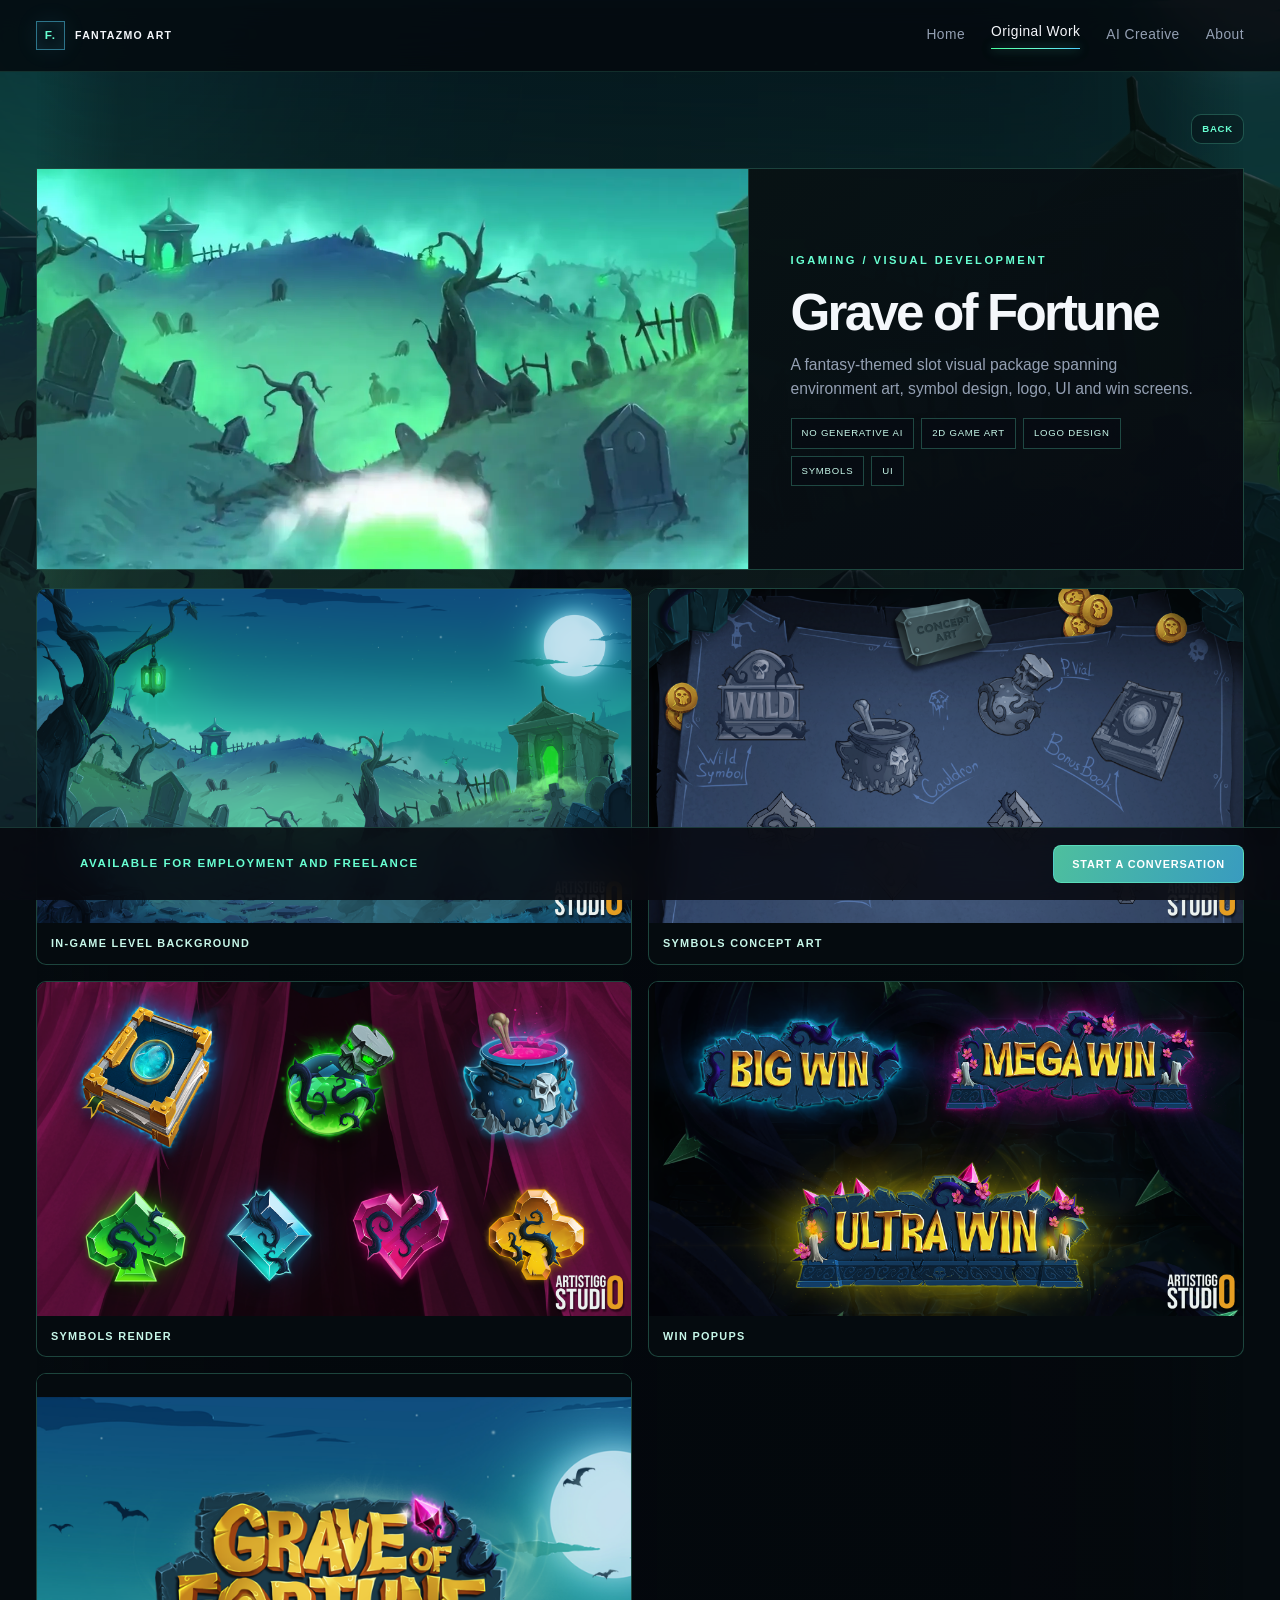
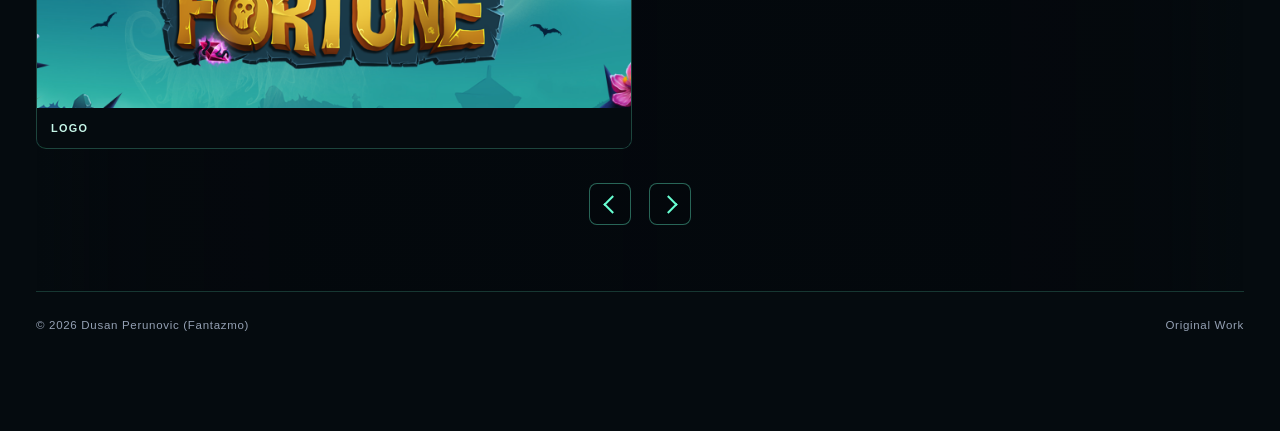
<file: project-grave-of-fortune.html>
<!doctype html>
<html lang="en">
  <head>
    <meta charset="UTF-8" />
    <meta name="viewport" content="width=device-width, initial-scale=1.0" />
    <meta name="description" content="Grave of Fortune project gallery by Dusan Perunovic (Fantazmo)." />
    <title>Grave of Fortune | Fantazmo Art</title>
    <meta property="og:type" content="article" />
    <meta property="og:site_name" content="Fantazmo Art" />
    <meta property="og:title" content="Grave of Fortune | Fantazmo Art" />
    <meta property="og:url" content="https://fantazmoart.com/project-grave-of-fortune.html" />
    <meta property="og:description" content="Fantasy slot visual package with environment art, symbols, logo, UI and win screens." />
    <meta property="og:image" content="https://fantazmoart.com/assets/social/fantazmo-og.jpg?v=20260630-3" />
    <meta property="og:image:width" content="1200" />
    <meta property="og:image:height" content="630" />
    <meta name="twitter:image" content="https://fantazmoart.com/assets/social/fantazmo-og.jpg?v=20260630-3" />
    <meta name="twitter:card" content="summary_large_image" />
    <link rel="icon" href="favicon.ico?v=20260630-2" sizes="any" />
    <link rel="icon" type="image/png" sizes="32x32" href="favicon-32x32.png?v=20260630-2" />
    <link rel="icon" type="image/png" sizes="16x16" href="favicon-16x16.png?v=20260630-2" />
    <link rel="apple-touch-icon" sizes="180x180" href="apple-touch-icon.png?v=20260630-2" />
    <link rel="stylesheet" href="styles.css?v=0.2.26" />
    <script src="script.js?v=0.2.24" defer></script>
  </head>
  <body class="original-page project-page grave-of-fortune-page">
    <div class="ambient ambient-blue"></div>
    <div class="ambient ambient-magenta"></div>
    <header class="site-header">
      <a class="brand" href="index.html"><span class="brand-mark">F.</span><span>Fantazmo Art</span></a>
      <nav id="site-nav" class="site-nav" aria-label="Primary navigation">
        <a href="index.html">Home</a><a class="active" href="original.html">Original Work</a><a href="ai.html">AI Creative</a><a href="index.html#about">About</a>
      </nav>
    </header>
    <main>
      <section class="project-detail section-shell">
        <a class="text-link project-back" href="original.html">BACK</a>
        <div class="project-hero-card reveal">
          <div class="project-hero-media">
            <video src="assets/videos/grave-of-fortune.preview.mp4?v=0.2.23" data-full-video="assets/videos/grave-of-fortune.mp4" poster="assets/videos/grave-of-fortune.preview.poster.webp" autoplay muted loop playsinline preload="metadata"></video>
          </div>
          <div class="project-hero-copy">
            <p class="eyebrow">iGaming / Visual Development</p>
            <h1>Grave of Fortune</h1>
            <p>A fantasy-themed slot visual package spanning environment art, symbol design, logo, UI and win screens.</p>
            <div class="tag-list"><span>No Generative AI</span><span>2D Game Art</span><span>Logo Design</span><span>Symbols</span><span>UI</span></div>
          </div>
        </div>
        <div class="project-gallery">
          <figure class="gallery-card reveal"><img src="assets/project-pages/grave-of-fortune/cards/Level_Background.webp" alt="Grave of Fortune in-game level background" loading="lazy" decoding="async" /><figcaption>In-Game Level Background</figcaption></figure>
          <figure class="gallery-card reveal"><img src="assets/project-pages/grave-of-fortune/cards/Concept Art.webp" alt="Grave of Fortune symbols concept art" loading="lazy" decoding="async" /><figcaption>Symbols Concept Art</figcaption></figure>
          <figure class="gallery-card reveal"><img src="assets/project-pages/grave-of-fortune/cards/Symbols.webp" alt="Grave of Fortune symbols render" loading="lazy" decoding="async" /><figcaption>Symbols Render</figcaption></figure>
          <figure class="gallery-card reveal"><img src="assets/project-pages/grave-of-fortune/cards/Wins.webp" alt="Grave of Fortune win popups" loading="lazy" decoding="async" /><figcaption>Win Popups</figcaption></figure>
          <figure class="gallery-card gallery-card-cover reveal"><img src="assets/project-pages/grave-of-fortune/cards/Logo.webp" alt="Grave of Fortune logo" loading="lazy" decoding="async" /><figcaption>Logo</figcaption></figure>
        </div>
        <nav class="gallery-nav reveal" aria-label="Project gallery navigation">
          <a class="gallery-arrow gallery-arrow-prev" href="project-last-standoff.html" aria-label="Previous gallery"></a>
          <a class="gallery-arrow gallery-arrow-next" href="project-rickylinko.html" aria-label="Next gallery"></a>
        </nav>
      </section>
    </main>
    <footer class="site-footer"><span>&copy; 2026 Dusan Perunovic (Fantazmo)</span><a href="original.html">Original Work</a></footer>
  </body>
</html>
</file>
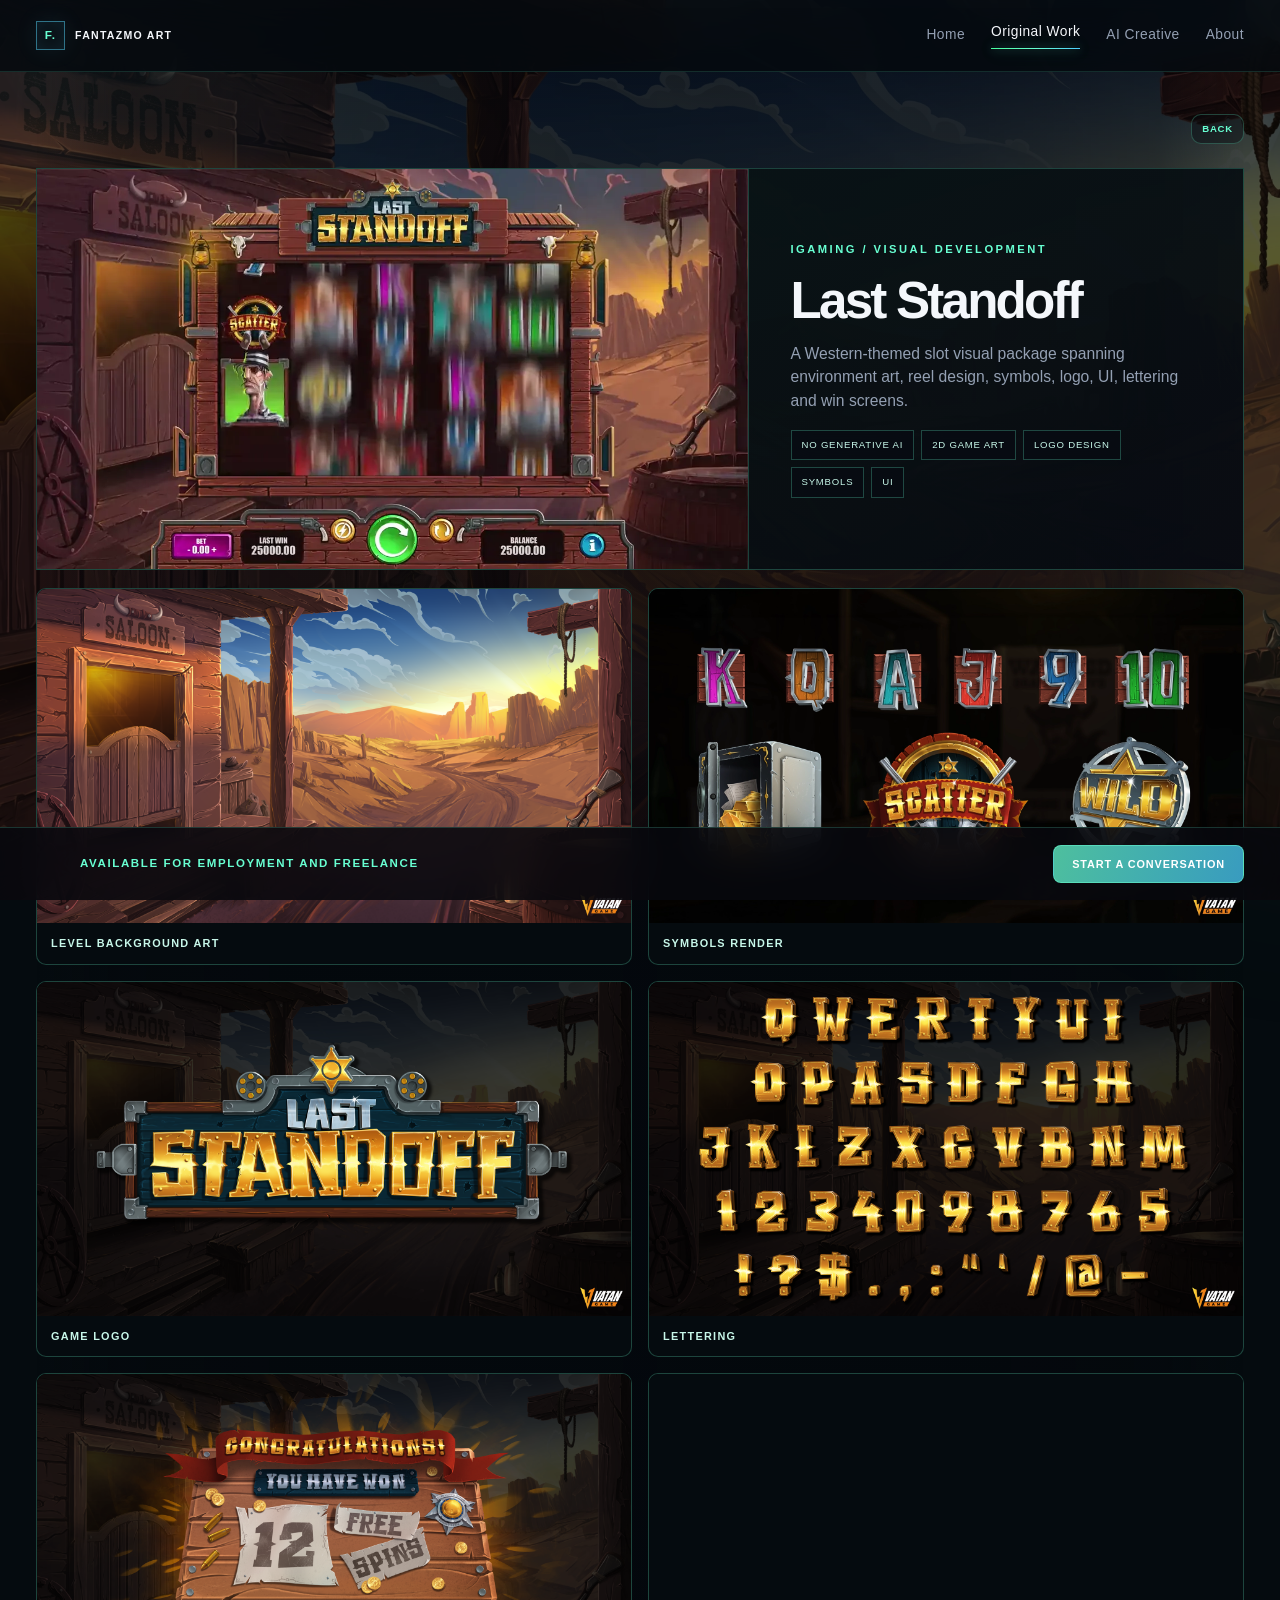
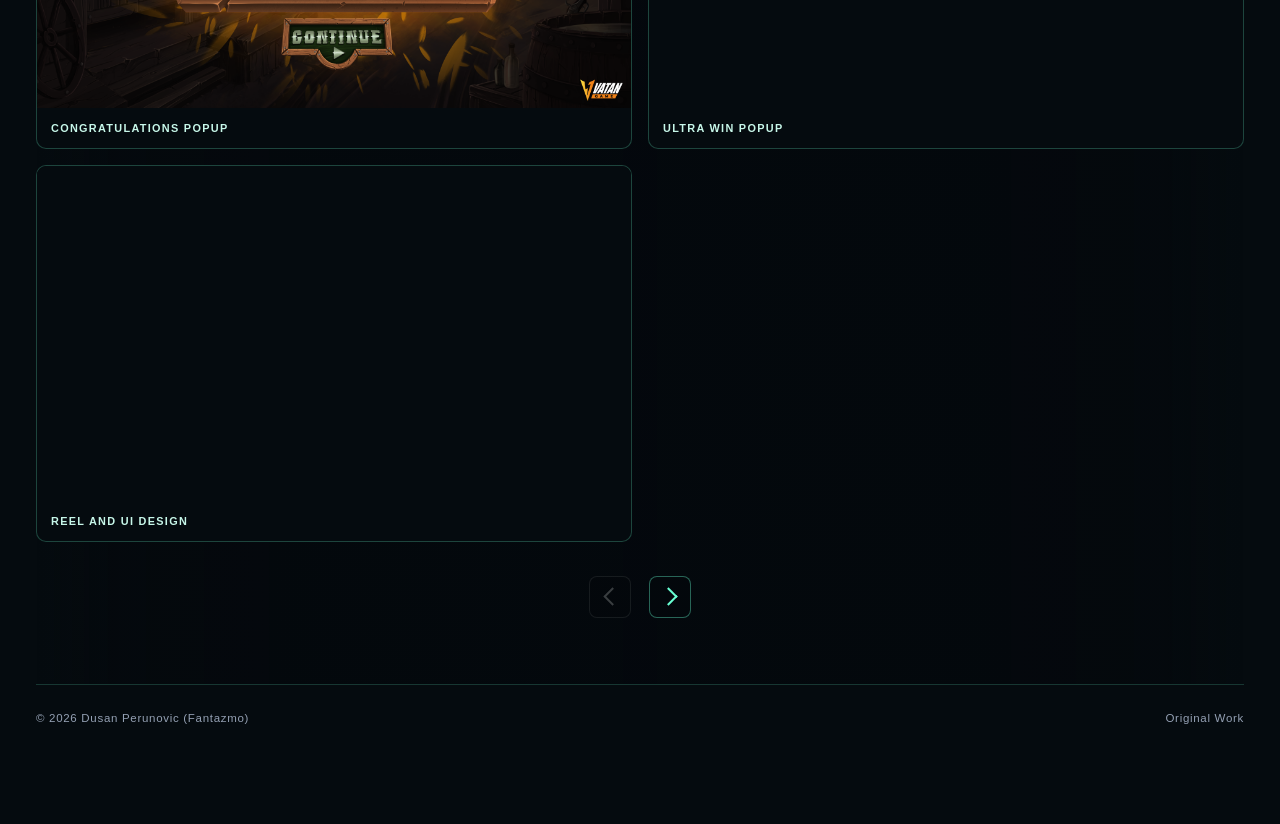
<file: project-last-standoff.html>
<!doctype html>
<html lang="en">
  <head>
    <meta charset="UTF-8" />
    <meta name="viewport" content="width=device-width, initial-scale=1.0" />
    <meta name="description" content="Last Standoff project gallery by Dusan Perunovic (Fantazmo)." />
    <title>Last Standoff | Fantazmo Art</title>
    <meta property="og:type" content="article" />
    <meta property="og:site_name" content="Fantazmo Art" />
    <meta property="og:title" content="Last Standoff | Fantazmo Art" />
    <meta property="og:url" content="https://fantazmoart.com/project-last-standoff.html" />
    <meta property="og:description" content="Western slot visual package with environment art, symbols, logo, UI, lettering and win screens." />
    <meta property="og:image" content="https://fantazmoart.com/assets/social/fantazmo-og.jpg?v=20260630-3" />
    <meta property="og:image:width" content="1200" />
    <meta property="og:image:height" content="630" />
    <meta name="twitter:image" content="https://fantazmoart.com/assets/social/fantazmo-og.jpg?v=20260630-3" />
    <meta name="twitter:card" content="summary_large_image" />
    <link rel="icon" href="favicon.ico?v=20260630-2" sizes="any" />
    <link rel="icon" type="image/png" sizes="32x32" href="favicon-32x32.png?v=20260630-2" />
    <link rel="icon" type="image/png" sizes="16x16" href="favicon-16x16.png?v=20260630-2" />
    <link rel="apple-touch-icon" sizes="180x180" href="apple-touch-icon.png?v=20260630-2" />
    <link rel="stylesheet" href="styles.css?v=0.2.26" />
    <script src="script.js?v=0.2.24" defer></script>
  </head>
  <body class="original-page project-page last-standoff-page">
    <div class="ambient ambient-blue"></div>
    <div class="ambient ambient-magenta"></div>
    <header class="site-header">
      <a class="brand" href="index.html"><span class="brand-mark">F.</span><span>Fantazmo Art</span></a>
      <nav id="site-nav" class="site-nav" aria-label="Primary navigation">
        <a href="index.html">Home</a><a class="active" href="original.html">Original Work</a><a href="ai.html">AI Creative</a><a href="index.html#about">About</a>
      </nav>
    </header>
    <main>
      <section class="project-detail section-shell">
        <a class="text-link project-back" href="original.html">BACK</a>
        <div class="project-hero-card reveal">
          <div class="project-hero-media">
            <video
              src="assets/videos/last-standoff.preview.mp4?v=0.2.23"
              data-full-video="assets/videos/last-standoff.mp4"
              data-playlist="assets/videos/last-standoff.preview.mp4?v=0.2.23|assets/videos/last-standoff-logo.preview.mp4?v=0.2.23|assets/videos/last-standoff-symbols.preview.mp4?v=0.2.23|assets/videos/last-standoff-ultra-win.preview.mp4?v=0.2.23"
              poster="assets/videos/last-standoff.preview.poster.webp"
              autoplay
              muted
              playsinline
              preload="metadata"
            ></video>
          </div>
          <div class="project-hero-copy">
            <p class="eyebrow">iGaming / Visual Development</p>
            <h1>Last Standoff</h1>
            <p>A Western-themed slot visual package spanning environment art, reel design, symbols, logo, UI, lettering and win screens.</p>
            <div class="tag-list"><span>No Generative AI</span><span>2D Game Art</span><span>Logo Design</span><span>Symbols</span><span>UI</span></div>
          </div>
        </div>
        <div class="project-gallery">
          <figure class="gallery-card reveal"><img src="assets/project-pages/last-standoff/cards/Level Background Art.webp" alt="Last Standoff level background art" loading="lazy" decoding="async" /><figcaption>Level Background Art</figcaption></figure>
          <figure class="gallery-card reveal"><img src="assets/Custom Made/Mid value symbols.webp" alt="Last Standoff symbols render" loading="lazy" decoding="async" /><figcaption>Symbols Render</figcaption></figure>
          <figure class="gallery-card reveal"><img src="assets/project-pages/last-standoff/cards/Logo.webp" alt="Last Standoff game logo" loading="lazy" decoding="async" /><figcaption>Game Logo</figcaption></figure>
          <figure class="gallery-card reveal"><img src="assets/project-pages/last-standoff/cards/Alphabet.webp" alt="Last Standoff lettering alphabet" loading="lazy" decoding="async" /><figcaption>Lettering</figcaption></figure>
          <figure class="gallery-card reveal"><img src="assets/project-pages/last-standoff/cards/Congratulations.webp" alt="Last Standoff congratulations popup" loading="lazy" decoding="async" /><figcaption>Congratulations Popup</figcaption></figure>
          <figure class="gallery-card reveal"><img src="assets/project-pages/last-standoff/cards/Ultra Win.webp" alt="Last Standoff ultra win popup" loading="lazy" decoding="async" /><figcaption>Ultra Win Popup</figcaption></figure>
          <figure class="gallery-card reveal"><img src="assets/project-pages/last-standoff/cards/Game UI and Reel.webp" alt="Last Standoff game UI and reels" loading="lazy" decoding="async" /><figcaption>Reel and UI Design</figcaption></figure>
        </div>
        <nav class="gallery-nav reveal" aria-label="Project gallery navigation">
          <span class="gallery-arrow gallery-arrow-prev is-disabled" aria-label="No previous gallery" aria-disabled="true"></span>
          <a class="gallery-arrow gallery-arrow-next" href="project-grave-of-fortune.html" aria-label="Next gallery"></a>
        </nav>
      </section>
    </main>
    <footer class="site-footer"><span>&copy; 2026 Dusan Perunovic (Fantazmo)</span><a href="original.html">Original Work</a></footer>
  </body>
</html>
</file>
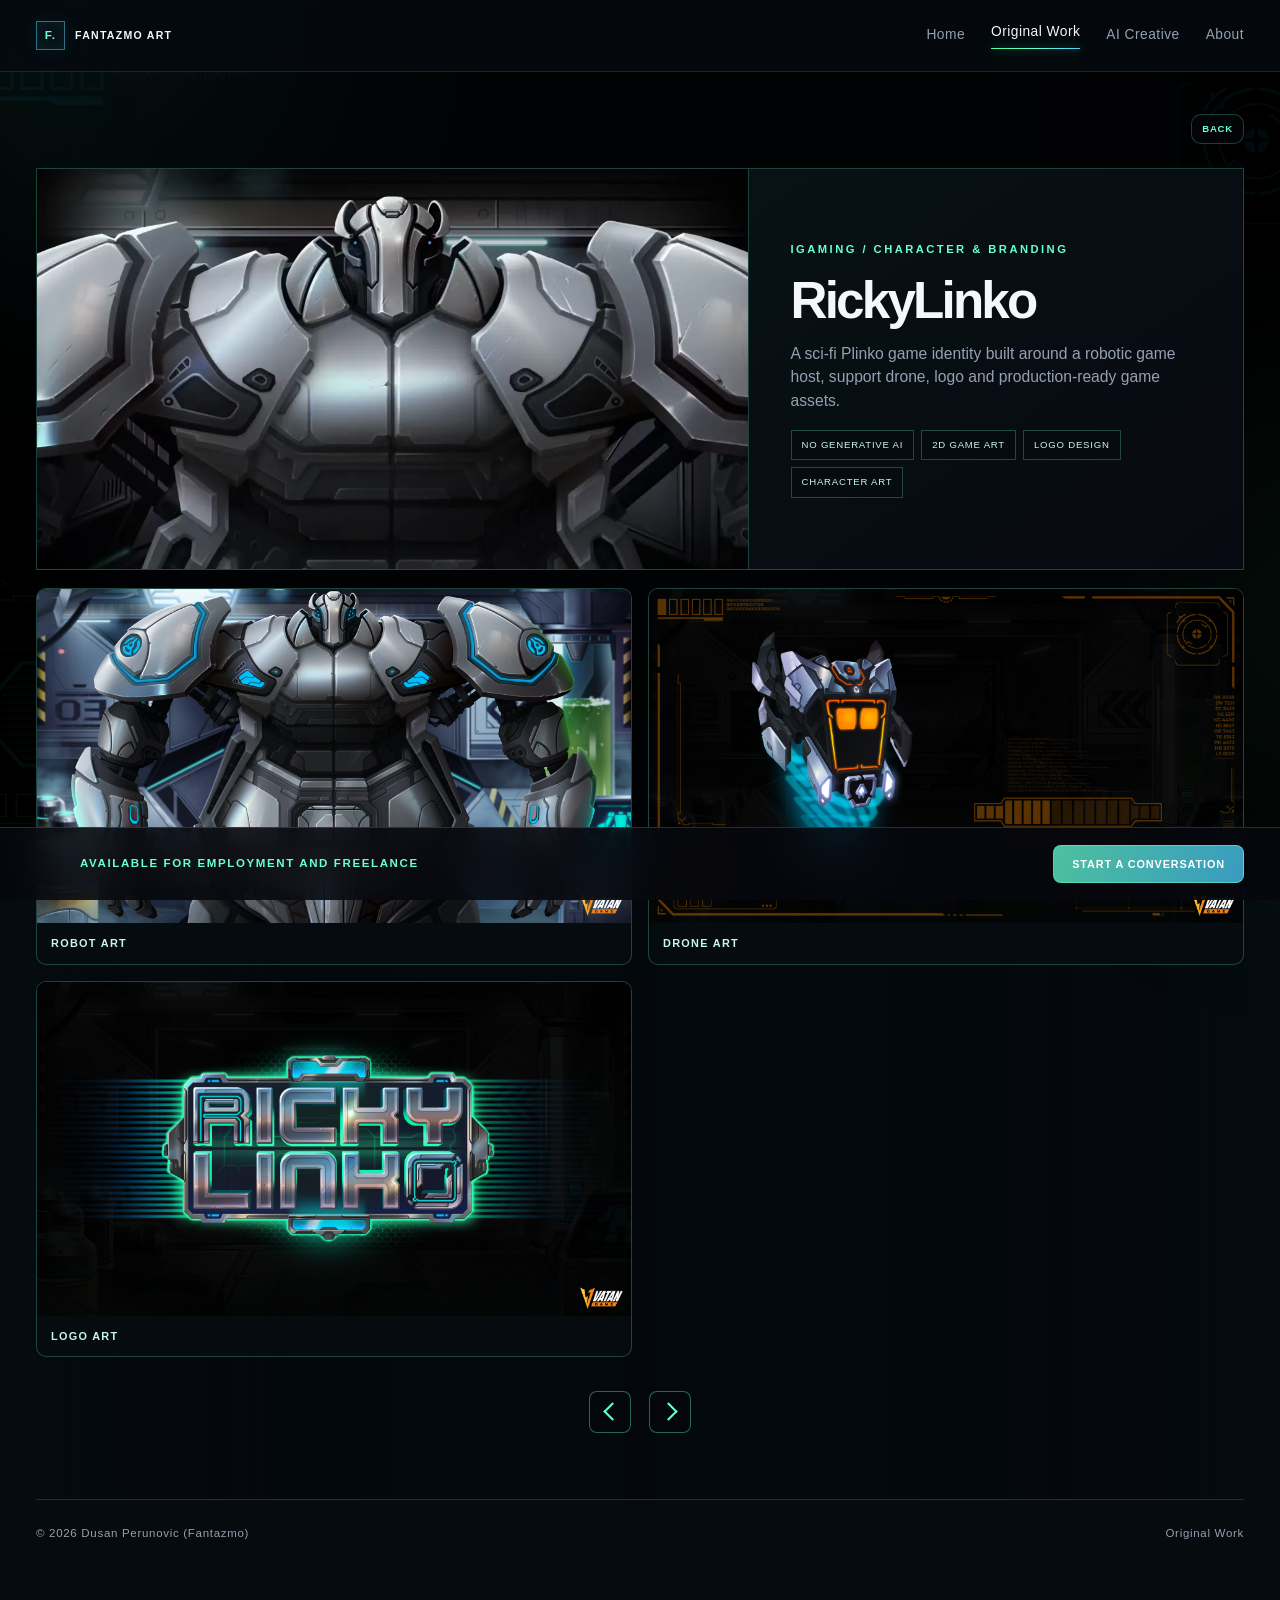
<file: project-rickylinko.html>
<!doctype html>
<html lang="en">
  <head>
    <meta charset="UTF-8" />
    <meta name="viewport" content="width=device-width, initial-scale=1.0" />
    <meta name="description" content="RickyLinko project gallery by Dusan Perunovic (Fantazmo)." />
    <title>RickyLinko | Fantazmo Art</title>
    <meta property="og:type" content="article" />
    <meta property="og:site_name" content="Fantazmo Art" />
    <meta property="og:title" content="RickyLinko | Fantazmo Art" />
    <meta property="og:url" content="https://fantazmoart.com/project-rickylinko.html" />
    <meta property="og:description" content="Sci-fi Plinko game identity with robotic host, support drone, logo and production-ready assets." />
    <meta property="og:image" content="https://fantazmoart.com/assets/social/fantazmo-og.jpg?v=20260630-3" />
    <meta property="og:image:width" content="1200" />
    <meta property="og:image:height" content="630" />
    <meta name="twitter:image" content="https://fantazmoart.com/assets/social/fantazmo-og.jpg?v=20260630-3" />
    <meta name="twitter:card" content="summary_large_image" />
    <link rel="icon" href="favicon.ico?v=20260630-2" sizes="any" />
    <link rel="icon" type="image/png" sizes="32x32" href="favicon-32x32.png?v=20260630-2" />
    <link rel="icon" type="image/png" sizes="16x16" href="favicon-16x16.png?v=20260630-2" />
    <link rel="apple-touch-icon" sizes="180x180" href="apple-touch-icon.png?v=20260630-2" />
    <link rel="stylesheet" href="styles.css?v=0.2.26" />
    <script src="script.js?v=0.2.24" defer></script>
  </head>
  <body class="original-page project-page rickylinko-page">
    <div class="ambient ambient-blue"></div>
    <div class="ambient ambient-magenta"></div>
    <header class="site-header">
      <a class="brand" href="index.html"><span class="brand-mark">F.</span><span>Fantazmo Art</span></a>
      <nav id="site-nav" class="site-nav" aria-label="Primary navigation">
        <a href="index.html">Home</a><a class="active" href="original.html">Original Work</a><a href="ai.html">AI Creative</a><a href="index.html#about">About</a>
      </nav>
    </header>
    <main>
      <section class="project-detail section-shell">
        <a class="text-link project-back" href="original.html">BACK</a>
        <div class="project-hero-card reveal">
          <div class="project-hero-media">
            <video
              src="assets/videos/rickylinko.preview.mp4?v=0.2.23"
              data-full-video="assets/videos/rickylinko.mp4"
              data-playlist="assets/videos/rickylinko.preview.mp4?v=0.2.23#trimEnd=10|assets/videos/rickylinko-drone.preview.mp4?v=0.2.23|assets/videos/rickylinko-logo.preview.mp4?v=0.2.23|assets/videos/rickylinko-short.preview.mp4?v=0.2.23"
              poster="assets/videos/rickylinko.preview.poster.webp"
              autoplay
              muted
              playsinline
              preload="metadata"
            ></video>
          </div>
          <div class="project-hero-copy">
            <p class="eyebrow">iGaming / Character &amp; Branding</p>
            <h1>RickyLinko</h1>
            <p>A sci-fi Plinko game identity built around a robotic game host, support drone, logo and production-ready game assets.</p>
            <div class="tag-list"><span>No Generative AI</span><span>2D Game Art</span><span>Logo Design</span><span>Character Art</span></div>
          </div>
        </div>
        <div class="project-gallery">
          <figure class="gallery-card reveal"><img src="assets/project-pages/rickylinko/cards/Plinko Robot - Art.webp" alt="RickyLinko robot" loading="lazy" decoding="async" /><figcaption>Robot Art</figcaption></figure>
          <figure class="gallery-card reveal"><img src="assets/project-pages/rickylinko/cards/Plinko Drone - Art.webp" alt="RickyLinko drone" loading="lazy" decoding="async" /><figcaption>Drone Art</figcaption></figure>
          <figure class="gallery-card reveal"><img src="assets/project-pages/rickylinko/cards/Plinko Logo - Art.webp" alt="RickyLinko logo" loading="lazy" decoding="async" /><figcaption>Logo Art</figcaption></figure>
        </div>
        <nav class="gallery-nav reveal" aria-label="Project gallery navigation">
          <a class="gallery-arrow gallery-arrow-prev" href="project-grave-of-fortune.html" aria-label="Previous gallery"></a>
          <a class="gallery-arrow gallery-arrow-next" href="project-wareden.html" aria-label="Next gallery"></a>
        </nav>
      </section>
    </main>
    <footer class="site-footer"><span>&copy; 2026 Dusan Perunovic (Fantazmo)</span><a href="original.html">Original Work</a></footer>
  </body>
</html>
</file>
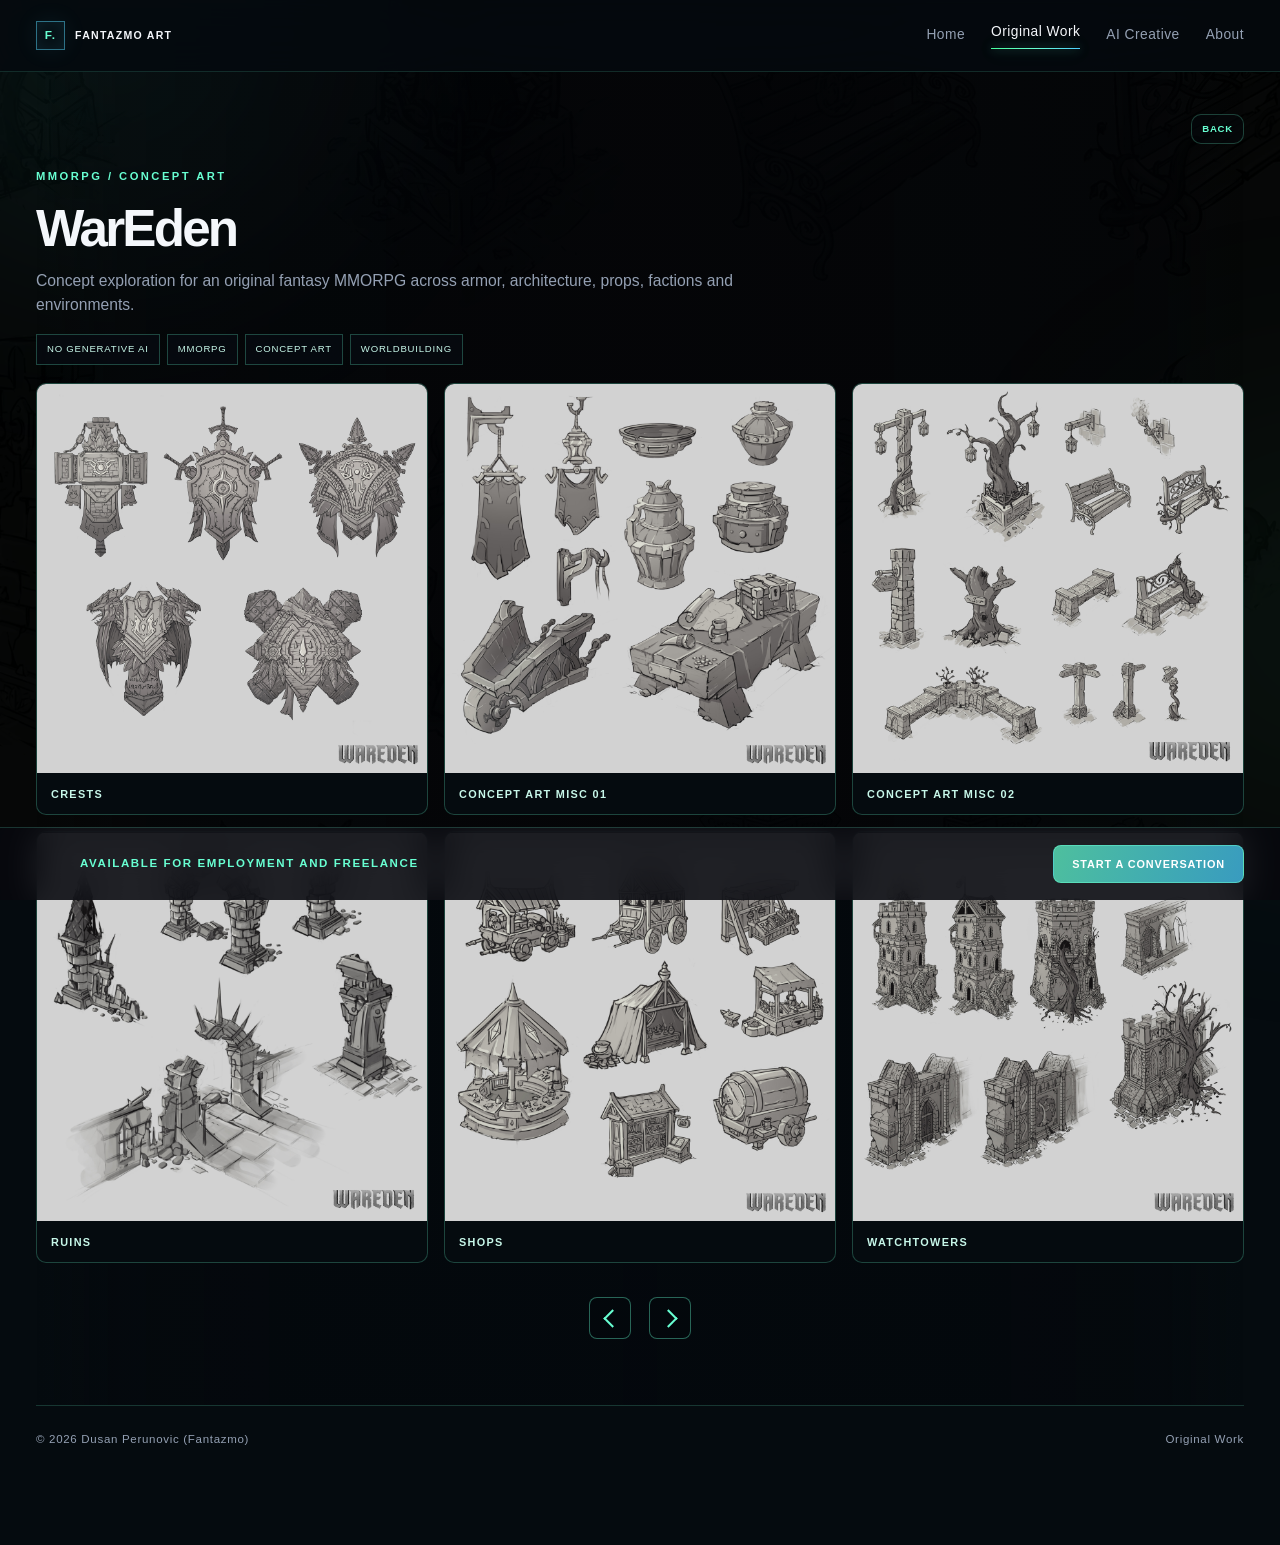
<file: project-wareden.html>
<!doctype html>
<html lang="en">
  <head>
    <meta charset="UTF-8" />
    <meta name="viewport" content="width=device-width, initial-scale=1.0" />
    <meta name="description" content="WarEden concept art gallery by Dusan Perunovic (Fantazmo)." />
    <title>WarEden | Fantazmo Art</title>
    <meta property="og:type" content="article" />
    <meta property="og:site_name" content="Fantazmo Art" />
    <meta property="og:title" content="WarEden | Fantazmo Art" />
    <meta property="og:url" content="https://fantazmoart.com/project-wareden.html" />
    <meta property="og:description" content="Fantasy MMORPG concept exploration across armor, architecture, props, factions and environments." />
    <meta property="og:image" content="https://fantazmoart.com/assets/social/fantazmo-og.jpg?v=20260630-3" />
    <meta property="og:image:width" content="1200" />
    <meta property="og:image:height" content="630" />
    <meta name="twitter:image" content="https://fantazmoart.com/assets/social/fantazmo-og.jpg?v=20260630-3" />
    <meta name="twitter:card" content="summary_large_image" />
    <link rel="icon" href="favicon.ico?v=20260630-2" sizes="any" />
    <link rel="icon" type="image/png" sizes="32x32" href="favicon-32x32.png?v=20260630-2" />
    <link rel="icon" type="image/png" sizes="16x16" href="favicon-16x16.png?v=20260630-2" />
    <link rel="apple-touch-icon" sizes="180x180" href="apple-touch-icon.png?v=20260630-2" />
    <link rel="stylesheet" href="styles.css?v=0.2.26" />
    <script src="script.js?v=0.2.24" defer></script>
  </head>
  <body class="original-page project-page wareden-page">
    <div class="ambient ambient-blue"></div>
    <div class="ambient ambient-magenta"></div>
    <header class="site-header">
      <a class="brand" href="index.html"><span class="brand-mark">F.</span><span>Fantazmo Art</span></a>
      <nav id="site-nav" class="site-nav" aria-label="Primary navigation">
        <a href="index.html">Home</a><a class="active" href="original.html">Original Work</a><a href="ai.html">AI Creative</a><a href="index.html#about">About</a>
      </nav>
    </header>
    <main>
      <section class="project-detail section-shell">
        <a class="text-link project-back" href="original.html">BACK</a>
        <div class="project-hero-card reveal">
          <div class="project-hero-copy">
            <p class="eyebrow">MMORPG / Concept Art</p>
            <h1>WarEden</h1>
            <p>Concept exploration for an original fantasy MMORPG across armor, architecture, props, factions and environments.</p>
            <div class="tag-list"><span>No Generative AI</span><span>MMORPG</span><span>Concept Art</span><span>Worldbuilding</span></div>
          </div>
        </div>
        <div class="project-gallery">
          <figure class="gallery-card reveal"><img src="assets/project-pages/wareden/cards/Fantazmo_WarEden_Crests.jpg" alt="WarEden crests concept art" loading="lazy" decoding="async" /><figcaption>Crests</figcaption></figure>
          <figure class="gallery-card reveal"><img src="assets/project-pages/wareden/cards/Fantazmo_WarEden_Misc_01.jpg" alt="WarEden misc concept art 1" loading="lazy" decoding="async" /><figcaption>Concept Art Misc 01</figcaption></figure>
          <figure class="gallery-card reveal"><img src="assets/project-pages/wareden/cards/Fantazmo_WarEden_Misc_02.jpg" alt="WarEden misc concept art 2" loading="lazy" decoding="async" /><figcaption>Concept Art Misc 02</figcaption></figure>
          <figure class="gallery-card reveal"><img src="assets/project-pages/wareden/cards/Fantazmo_WarEden_Ruins.jpg" alt="WarEden ruins concept art" loading="lazy" decoding="async" /><figcaption>Ruins</figcaption></figure>
          <figure class="gallery-card reveal"><img src="assets/project-pages/wareden/cards/Fantazmo_WarEden_Shops.jpg" alt="WarEden shops concept art" loading="lazy" decoding="async" /><figcaption>Shops</figcaption></figure>
          <figure class="gallery-card reveal"><img src="assets/project-pages/wareden/cards/Fantazmo_WarEden_Watchtowers.jpg" alt="WarEden watchtowers concept art" loading="lazy" decoding="async" /><figcaption>Watchtowers</figcaption></figure>
        </div>
        <nav class="gallery-nav reveal" aria-label="Project gallery navigation">
          <a class="gallery-arrow gallery-arrow-prev" href="project-rickylinko.html" aria-label="Previous gallery"></a>
          <a class="gallery-arrow gallery-arrow-next" href="project-zoar.html" aria-label="Next gallery"></a>
        </nav>
      </section>
    </main>
    <footer class="site-footer"><span>&copy; 2026 Dusan Perunovic (Fantazmo)</span><a href="original.html">Original Work</a></footer>
  </body>
</html>
</file>
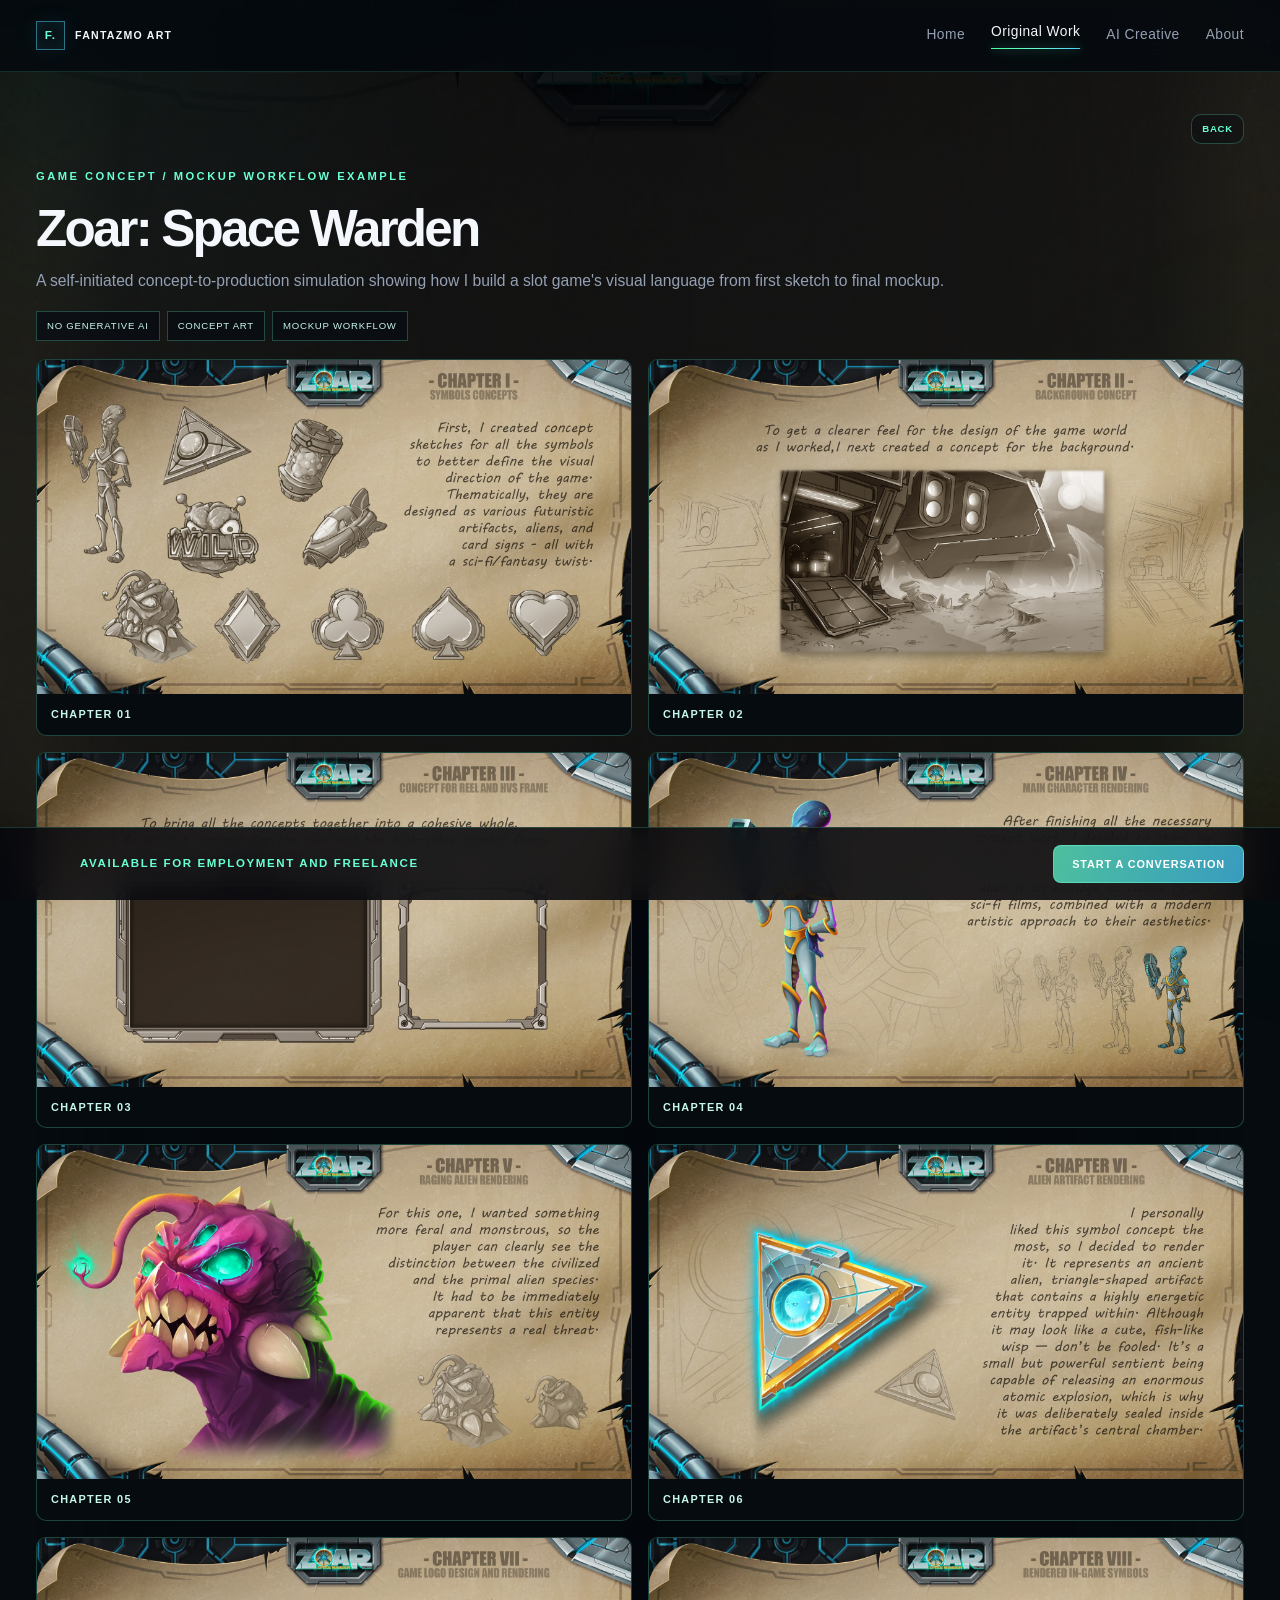
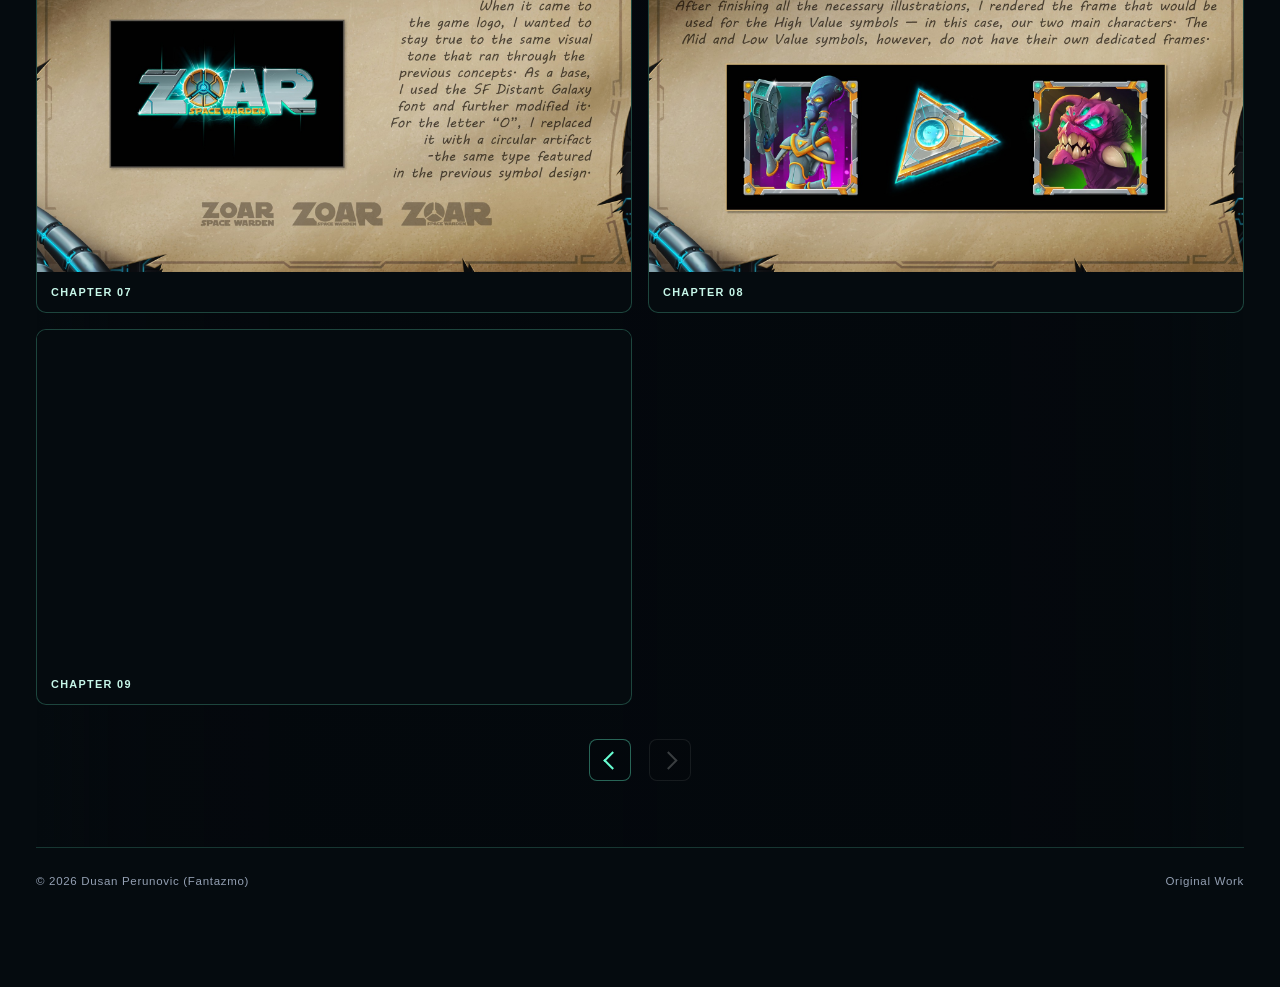
<file: project-zoar.html>
<!doctype html>
<html lang="en">
  <head>
    <meta charset="UTF-8" />
    <meta name="viewport" content="width=device-width, initial-scale=1.0" />
    <meta name="description" content="Zoar Space Warden project gallery by Dusan Perunovic (Fantazmo)." />
    <title>Zoar: Space Warden | Fantazmo Art</title>
    <meta property="og:type" content="article" />
    <meta property="og:site_name" content="Fantazmo Art" />
    <meta property="og:title" content="Zoar: Space Warden | Fantazmo Art" />
    <meta property="og:url" content="https://fantazmoart.com/project-zoar.html" />
    <meta property="og:description" content="Concept-to-production slot game visual workflow from first sketch to final mockup." />
    <meta property="og:image" content="https://fantazmoart.com/assets/social/fantazmo-og.jpg?v=20260630-3" />
    <meta property="og:image:width" content="1200" />
    <meta property="og:image:height" content="630" />
    <meta name="twitter:image" content="https://fantazmoart.com/assets/social/fantazmo-og.jpg?v=20260630-3" />
    <meta name="twitter:card" content="summary_large_image" />
    <link rel="icon" href="favicon.ico?v=20260630-2" sizes="any" />
    <link rel="icon" type="image/png" sizes="32x32" href="favicon-32x32.png?v=20260630-2" />
    <link rel="icon" type="image/png" sizes="16x16" href="favicon-16x16.png?v=20260630-2" />
    <link rel="apple-touch-icon" sizes="180x180" href="apple-touch-icon.png?v=20260630-2" />
    <link rel="stylesheet" href="styles.css?v=0.2.26" />
    <script src="script.js?v=0.2.24" defer></script>
  </head>
  <body class="original-page project-page zoar-page">
    <div class="ambient ambient-blue"></div>
    <div class="ambient ambient-magenta"></div>
    <header class="site-header">
      <a class="brand" href="index.html"><span class="brand-mark">F.</span><span>Fantazmo Art</span></a>
      <nav id="site-nav" class="site-nav" aria-label="Primary navigation">
        <a href="index.html">Home</a><a class="active" href="original.html">Original Work</a><a href="ai.html">AI Creative</a><a href="index.html#about">About</a>
      </nav>
    </header>
    <main>
      <section class="project-detail section-shell">
        <a class="text-link project-back" href="original.html">BACK</a>
        <div class="project-hero-card project-hero-card-text reveal">
          <div class="project-hero-copy">
            <p class="eyebrow">Game Concept / Mockup Workflow Example</p>
            <h1>Zoar: Space Warden</h1>
            <p>A self-initiated concept-to-production simulation showing how I build a slot game's visual language from first sketch to final mockup.</p>
            <div class="tag-list"><span>No Generative AI</span><span>Concept Art</span><span>Mockup Workflow</span></div>
          </div>
        </div>
        <div class="project-gallery">
          <figure class="gallery-card reveal"><img src="assets/project-pages/zoar/cards/1.jpg" alt="Zoar chapter 1" loading="lazy" decoding="async" /><figcaption>Chapter 01</figcaption></figure>
          <figure class="gallery-card reveal"><img src="assets/project-pages/zoar/cards/2.jpg" alt="Zoar chapter 2" loading="lazy" decoding="async" /><figcaption>Chapter 02</figcaption></figure>
          <figure class="gallery-card reveal"><img src="assets/project-pages/zoar/cards/3.jpg" alt="Zoar chapter 3" loading="lazy" decoding="async" /><figcaption>Chapter 03</figcaption></figure>
          <figure class="gallery-card reveal"><img src="assets/project-pages/zoar/cards/4.jpg" alt="Zoar chapter 4" loading="lazy" decoding="async" /><figcaption>Chapter 04</figcaption></figure>
          <figure class="gallery-card reveal"><img src="assets/project-pages/zoar/cards/5.jpg" alt="Zoar chapter 5" loading="lazy" decoding="async" /><figcaption>Chapter 05</figcaption></figure>
          <figure class="gallery-card reveal"><img src="assets/project-pages/zoar/cards/6.jpg" alt="Zoar chapter 6" loading="lazy" decoding="async" /><figcaption>Chapter 06</figcaption></figure>
          <figure class="gallery-card reveal"><img src="assets/project-pages/zoar/cards/7.jpg" alt="Zoar chapter 7" loading="lazy" decoding="async" /><figcaption>Chapter 07</figcaption></figure>
          <figure class="gallery-card reveal"><img src="assets/project-pages/zoar/cards/8.jpg" alt="Zoar chapter 8" loading="lazy" decoding="async" /><figcaption>Chapter 08</figcaption></figure>
          <figure class="gallery-card reveal"><img src="assets/project-pages/zoar/cards/9.jpg" alt="Zoar chapter 9" loading="lazy" decoding="async" /><figcaption>Chapter 09</figcaption></figure>
        </div>
        <nav class="gallery-nav reveal" aria-label="Project gallery navigation">
          <a class="gallery-arrow gallery-arrow-prev" href="project-wareden.html" aria-label="Previous gallery"></a>
          <span class="gallery-arrow gallery-arrow-next is-disabled" aria-label="No next gallery" aria-disabled="true"></span>
        </nav>
      </section>
    </main>
    <footer class="site-footer"><span>&copy; 2026 Dusan Perunovic (Fantazmo)</span><a href="original.html">Original Work</a></footer>
  </body>
</html>
</file>
<file: styles.css>
:root {
  --bg: #07090e;
  --panel: #0c1018;
  --panel-2: #111622;
  --text: #f4f7fb;
  --muted: #94a0b3;
  --line: rgba(169, 198, 255, 0.15);
  --cyan: #56d9ff;
  --blue: #397cff;
  --violet: #9f66ff;
  --pink: #ff4ba8;
  --teal: #4fffc0;
  --gold: #ffb52e;
  --orange: #ff6b18;
  --max: 1280px;
  --bar-height: 72px;
  --bar-padding-x: max(36px, calc((100% - var(--max)) / 2));
  --window-padding-y: clamp(24px, 3vw, 34px);
  --window-padding-x: clamp(26px, 3.4vw, 42px);
  --window-padding: var(--window-padding-y) var(--window-padding-x);
}

* { box-sizing: border-box; }
html { scroll-behavior: smooth; scroll-padding-top: 78px; }
body {
  margin: 0;
  padding-bottom: var(--bar-height);
  color: var(--text);
  background: var(--bg);
  font-family: Inter, "Segoe UI", Arial, sans-serif;
  line-height: 1.5;
  overflow-x: hidden;
}
body.home-page,
body.original-page,
body.ai-page {
  --home-bg-y: 0px;
  --home-shell-gutter: 72px;
}
body.home-page {
  background: var(--bg);
}
.home-scroll-bg {
  position: fixed;
  inset: 0;
  z-index: 0;
  overflow: hidden;
  pointer-events: none;
}
.home-scroll-bg img {
  width: 100%;
  min-height: 100vh;
  object-fit: cover;
  object-position: center top;
  transform: translate3d(0, var(--home-bg-y), 0) scale(1.01);
  will-change: transform;
}
.home-scroll-bg::after {
  content: "";
  position: absolute;
  inset: 0;
  background:
    linear-gradient(90deg, rgba(7, 9, 14, .68) 0%, rgba(7, 9, 14, .4) 16%, rgba(7, 9, 14, .12) 30%),
    linear-gradient(180deg, rgba(7, 9, 14, .24) 0%, rgba(7, 9, 14, .38) 48%, rgba(7, 9, 14, .62) 100%);
}
:is(.home-page, .original-page, .ai-page) main,
:is(.home-page, .original-page, .ai-page) .site-footer {
  position: relative;
  z-index: 1;
}
:is(.home-page, .original-page, .ai-page) main {
  isolation: isolate;
}
:is(.home-page, .original-page, .ai-page) main::before {
  content: "";
  position: absolute;
  top: -64px;
  bottom: 0;
  left: 50%;
  z-index: -1;
  width: min(calc(100% - var(--home-shell-gutter)), var(--max));
  transform: translateX(-50%);
  background:
    linear-gradient(90deg, transparent 0%, rgba(3,5,10,.32) 7%, rgba(3,5,10,.42) 22%, rgba(3,5,10,.46) 50%, rgba(3,5,10,.42) 78%, rgba(3,5,10,.32) 93%, transparent 100%);
  pointer-events: none;
}
.home-page .site-header {
  position: sticky;
  top: 0;
  z-index: 100;
}
body::before {
  content: "";
  position: fixed;
  inset: 0;
  z-index: -3;
  opacity: .22;
  pointer-events: none;
  background-image: linear-gradient(rgba(255,255,255,.018) 1px, transparent 1px), linear-gradient(90deg, rgba(255,255,255,.018) 1px, transparent 1px);
  background-size: 70px 70px;
  mask-image: linear-gradient(to bottom, black, transparent 85%);
}
a { color: inherit; text-decoration: none; }
img { display: block; width: 100%; }
button { font: inherit; }

.ambient { position: fixed; z-index: -2; width: 38rem; height: 38rem; border-radius: 50%; filter: blur(130px); opacity: .11; pointer-events: none; }
.ambient-blue { top: -17rem; left: -12rem; background: var(--blue); }
.ambient-magenta { top: 35vh; right: -22rem; background: linear-gradient(135deg, var(--pink), var(--violet), var(--teal)); }
.ambient-gold { top: -18rem; right: -10rem; background: linear-gradient(135deg, var(--gold), var(--orange)); opacity: .14; }

.site-header {
  width: 100%;
  min-height: var(--bar-height);
  margin: 0 auto;
  padding-inline: var(--bar-padding-x);
  display: flex;
  justify-content: space-between;
  align-items: center;
  border-bottom: 1px solid var(--line);
  position: sticky;
  top: 0;
  z-index: 100;
  background: rgba(7, 9, 14, .82);
  backdrop-filter: blur(18px) saturate(130%);
  -webkit-backdrop-filter: blur(18px) saturate(130%);
}
.brand { display: flex; align-items: center; gap: 10px; font-size: .66rem; font-weight: 750; letter-spacing: .12em; text-transform: uppercase; }
.brand-mark { display: grid; place-items: center; width: 29px; height: 29px; border: 1px solid rgba(86,217,255,.5); color: var(--cyan); font-size: .74rem; box-shadow: inset 0 0 20px rgba(86,217,255,.12), 0 0 24px rgba(86,217,255,.08); }
.gold-mark { color: var(--gold); border-color: rgba(255,181,46,.5); box-shadow: inset 0 0 20px rgba(255,181,46,.12), 0 0 24px rgba(255,181,46,.08); }
.ai-brand { align-items: flex-start; }
.brand-copy {
  display: flex;
  flex-direction: column;
  gap: 3px;
  padding-top: 1px;
  line-height: 1;
}
.brand-copy small {
  color: var(--gold);
  font-size: .44rem;
  font-weight: 750;
  letter-spacing: .18em;
}
.site-nav { display: flex; align-items: center; gap: 26px; }
.site-nav a { color: var(--muted); font-size: .86rem; letter-spacing: .035em; transition: color .25s ease; }
.site-nav a:hover, .site-nav a.active { color: var(--text); }
.site-nav a.active::after {
  content: "";
  display: block;
  height: 1px;
  margin-top: 5px;
  background: linear-gradient(90deg, #56d9ff, #8c8dff, #56d9ff);
  box-shadow: 0 0 10px rgba(86,217,255,.55), 0 0 18px rgba(140,141,255,.32);
}
.ai-page .site-nav a.active::after {
  background: linear-gradient(90deg, var(--gold), var(--orange));
  box-shadow: 0 0 10px rgba(255,181,46,.5), 0 0 18px rgba(255,107,24,.28);
}
.menu-toggle { display: none; background: transparent; border: 1px solid var(--line); color: var(--text); padding: 8px 12px; }
.section-shell { width: min(calc(100% - 48px), var(--max)); margin-inline: auto; }
:is(.home-page, .original-page, .ai-page) .section-shell,
:is(.home-page, .original-page, .ai-page) .hero,
:is(.home-page, .original-page, .ai-page) .site-footer {
  width: min(calc(100% - var(--home-shell-gutter)), var(--max));
}

.hero { width: min(calc(100% - 48px), var(--max)); min-height: 470px; margin: 0 auto; display: grid; grid-template-columns: .78fr 1.05fr; align-items: center; gap: clamp(42px, 6vw, 86px); padding: 28px 0 36px; }
.home-page .hero {
  min-height: 0;
  grid-template-columns: minmax(440px, .75fr) minmax(600px, 1.1fr);
  align-items: stretch;
  gap: clamp(22px, 2.4vw, 34px);
  padding-block: 22px 18px;
}
.home-page .hero-copy {
  position: relative;
  isolation: isolate;
  display: flex;
  flex-direction: column;
  justify-content: center;
  min-height: 218px;
  padding: 18px 24px;
}
.home-page .hero-copy::before {
  content: "";
  position: absolute;
  inset: 0;
  z-index: -1;
  background: linear-gradient(90deg, rgba(3,5,10,.52) 0%, rgba(3,5,10,.34) 58%, transparent 100%);
  border-radius: 12px;
  pointer-events: none;
  display: none;
}
.eyebrow { margin: 0 0 20px; color: var(--cyan); font-size: .7rem; font-weight: 750; letter-spacing: .22em; text-transform: uppercase; }
.ai-page .eyebrow { color: var(--gold); }
.hero h1, .page-intro h1 { margin: 0; font-size: clamp(2.8rem, 4.3vw, 4.7rem); line-height: .94; letter-spacing: -.055em; }
.home-page .hero h1 { white-space: nowrap; font-size: clamp(2.2rem, 2.85vw, 3.05rem); }
.hero h1 span { display: block; color: #a5adc0; font-size: .54em; letter-spacing: -.04em; margin-top: 6px; }
.hero-title { margin: 15px 0 0; font-size: clamp(1.08rem, 1.45vw, 1.38rem); font-weight: 650; }
.hero-intro { max-width: 540px; margin: 9px 0 0; color: var(--muted); font-size: clamp(.94rem, 1.1vw, 1.08rem); }
.hero-actions { display: flex; flex-wrap: wrap; gap: 10px; margin-top: 22px; }
.button { display: inline-flex; min-height: 44px; align-items: center; justify-content: center; padding: 0 19px; border: 1px solid transparent; font-size: .7rem; font-weight: 750; letter-spacing: .07em; text-transform: uppercase; transition: transform .25s ease, background .25s ease, border-color .25s ease; }
.button:hover { transform: translateY(-2px); }
.button-primary { color: #031118; background: linear-gradient(110deg, var(--cyan), #8c8dff); box-shadow: 0 12px 50px rgba(86,217,255,.13); }
.button-primary:hover {
  box-shadow: 0 0 14px rgba(86,217,255,.52), 0 0 34px rgba(140,141,255,.34), 0 16px 56px rgba(86,217,255,.18);
}
.button-ghost { border-color: var(--line); background: rgba(255,255,255,.015); }
.contact-dock {
  position: fixed;
  left: 0;
  right: 0;
  bottom: 0;
  z-index: 850;
  width: 100%;
  min-height: var(--bar-height);
  border-top: 1px solid var(--line);
  background: rgba(7, 9, 14, .88);
  backdrop-filter: blur(18px) saturate(130%);
  -webkit-backdrop-filter: blur(18px) saturate(130%);
}
.contact-dock-inner {
  min-height: var(--bar-height);
  padding-inline: var(--bar-padding-x);
  display: flex;
  align-items: center;
  justify-content: space-between;
  gap: 26px;
}
.contact-dock-brand {
  display: flex;
  align-items: center;
  gap: 12px;
  min-height: 32px;
  padding-left: 44px;
  color: var(--cyan);
  font-size: .72rem;
  font-weight: 750;
  letter-spacing: .14em;
  text-transform: uppercase;
}
.contact-dock-mark {
  display: grid;
  place-items: center;
  width: 32px;
  height: 32px;
  border: 1px solid rgba(86,217,255,.5);
  color: var(--cyan);
  font-size: .88rem;
  box-shadow: inset 0 0 20px rgba(86,217,255,.12), 0 0 24px rgba(86,217,255,.08);
}
.contact-dock-link {
  min-height: 38px;
  display: inline-flex;
  align-items: center;
  justify-content: center;
  padding: 0 18px;
  border: 1px solid rgba(86,217,255,.5);
  border-radius: 8px;
  color: #fff;
  background: linear-gradient(110deg, color-mix(in srgb, var(--cyan) 75%, #000), color-mix(in srgb, #8c8dff 75%, #000));
  box-shadow: none;
  font-size: .68rem;
  font-weight: 800;
  letter-spacing: .08em;
  text-transform: uppercase;
  transition: transform .25s ease, box-shadow .25s ease;
}
.contact-dock-link::after {
  display: none;
}
.contact-dock-link:hover,
.contact-dock-link:focus-visible {
  transform: translateY(-1px);
  box-shadow: 0 0 8px rgba(86,217,255,.46), 0 0 18px rgba(140,141,255,.22), 0 8px 22px rgba(86,217,255,.12);
}
.original-page .contact-dock-link {
  border-color: rgba(104,255,210,.5);
  background: linear-gradient(110deg, color-mix(in srgb, var(--cyan) 75%, #000), color-mix(in srgb, var(--blue) 75%, #000));
  box-shadow: none;
}
.original-page .contact-dock-link:hover,
.original-page .contact-dock-link:focus-visible {
  box-shadow: 0 0 8px rgba(104,255,210,.46), 0 0 18px rgba(76,207,255,.22), 0 8px 22px rgba(104,255,210,.12);
}
.ai-page .contact-dock,
.ai-page.project-page .contact-dock {
  border-color: rgba(255,181,46,.2);
  background: linear-gradient(90deg, rgba(24, 13, 4, .94), rgba(11, 8, 5, .9));
}
.ai-page .contact-dock-mark {
  border-color: rgba(255,181,46,.5);
  color: var(--gold);
  box-shadow: inset 0 0 20px rgba(255,181,46,.12), 0 0 24px rgba(255,181,46,.08);
}
.ai-page .contact-dock-brand {
  color: var(--gold);
}
.ai-page .contact-dock-link::after {
  display: none;
}
.ai-page .contact-dock-link {
  color: #fff;
  border-color: rgba(255,181,46,.5);
  background: linear-gradient(110deg, color-mix(in srgb, var(--gold) 75%, #000), color-mix(in srgb, var(--orange) 75%, #000));
  box-shadow: none;
}
.ai-page .contact-dock-link:hover,
.ai-page .contact-dock-link:focus-visible {
  box-shadow: 0 0 8px rgba(255,181,46,.46), 0 0 18px rgba(255,107,24,.22), 0 8px 22px rgba(255,107,24,.12);
}
.ai-page.project-page.drahar-page .contact-dock,
.drahar-page .contact-dock {
  border-color: rgba(255, 79, 216, .16);
  background: rgba(8, 3, 13, .88);
}
.drahar-page .contact-dock-mark {
  border-color: rgba(255,79,216,.32);
  color: #ff8ae6;
}
.drahar-page .contact-dock-brand {
  color: #ff8ae6;
}
.drahar-page .contact-dock-link::after {
  display: none;
}
.drahar-page .contact-dock-link {
  color: #fff;
  border-color: rgba(255,79,216,.42);
  background: linear-gradient(110deg, #d63fbc, #9f45d8);
  box-shadow: none;
}
.drahar-page .contact-dock-link:hover,
.drahar-page .contact-dock-link:focus-visible {
  box-shadow: 0 0 8px rgba(255,79,216,.38), 0 0 18px rgba(184,101,255,.18), 0 8px 22px rgba(255,79,216,.1);
}
.ai-page.project-page.arkanor-page .contact-dock,
.arkanor-page .contact-dock {
  border-color: rgba(34, 243, 255, .18);
  background: rgba(3, 8, 20, .9);
}
.arkanor-page .contact-dock-mark {
  border-color: rgba(34,243,255,.36);
  color: #66f8ff;
}
.arkanor-page .contact-dock-brand {
  color: #66f8ff;
}
.arkanor-page .contact-dock-link::after {
  display: none;
}
.arkanor-page .contact-dock-link {
  color: #fff;
  border-color: rgba(34,243,255,.5);
  background: linear-gradient(110deg, #22b7c6, #2376d5);
  box-shadow: none;
}
.arkanor-page .contact-dock-link:hover,
.arkanor-page .contact-dock-link:focus-visible {
  box-shadow: 0 0 8px rgba(34,243,255,.42), 0 0 18px rgba(35,118,213,.24), 0 8px 22px rgba(34,243,255,.12);
}
.hero-art { position: relative; width: min(100%, 760px); justify-self: end; padding: 1px; background: linear-gradient(135deg, rgba(86,217,255,.95), rgba(86,217,255,.34) 52%, rgba(122,220,255,.82)); box-shadow: 0 35px 110px rgba(0,0,0,.55), 0 0 14px rgba(86,217,255,.46), 0 0 34px rgba(86,217,255,.28), 0 0 74px rgba(86,217,255,.16); }
.hero-art:has(video) {
  border-radius: 0;
  background: linear-gradient(135deg, rgba(86,217,255,.95), rgba(86,217,255,.42), rgba(122,220,255,.88));
  box-shadow: none;
}
.home-page .hero-art { width: 100%; max-width: none; justify-self: stretch; align-self: stretch; display: flex; min-height: 218px; }
.hero-art::before { content: ""; position: absolute; inset: 12% -4% -5% 16%; z-index: -1; background: linear-gradient(135deg, rgba(86,217,255,.16), rgba(255,75,168,.09)); filter: blur(45px); }
.hero-art:has(video)::before { display: none; }
.hero-art img { aspect-ratio: 3 / 1; object-fit: contain; min-height: 0; background: #05070c; }
.hero-video-strip {
  position: relative;
  display: flex;
  aspect-ratio: 3 / 1;
  overflow: hidden;
  border-radius: 0;
  background: #05070c;
}
.home-page .hero-video-strip { width: 100%; height: 100%; min-height: 218px; aspect-ratio: auto; }
.hero-video-strip::after {
  content: "";
  position: absolute;
  inset: 0;
  pointer-events: none;
  background:
    linear-gradient(180deg, rgba(5,7,12,.02) 0%, rgba(5,7,12,.08) 62%, rgba(5,7,12,.28) 100%),
    radial-gradient(circle at 50% 0, rgba(86,217,255,.08), transparent 44%);
}
.hero-video-strip figure {
  position: relative;
  flex: 1 1 0;
  min-width: 0;
  margin: 0;
  overflow: hidden;
  border-right: 1px solid rgba(86,217,255,.22);
}
.video-playlist-stage {
  position: relative;
}
.video-playlist-stage > video,
.video-playlist-stage > img {
  transition: opacity .26s ease;
}
.video-playlist-stage > video:not(:first-child),
.video-playlist-stage > img {
  position: absolute;
  inset: 0;
  z-index: 1;
  opacity: 0;
  width: 100%;
  height: 100%;
  object-fit: cover;
}
.hero-video-strip figure:last-child { border-right: 0; }
.hero-video-strip video {
  width: 100%;
  height: 100%;
  display: block;
  object-fit: cover;
  transform: none;
  filter: saturate(1.08) contrast(1.03);
}
.hero-art-caption { position: absolute; left: 0; right: 0; bottom: 0; display: flex; justify-content: space-between; padding: 34px 28px 22px; background: linear-gradient(transparent, rgba(4,6,11,.92)); color: #bdc6d6; font-size: .68rem; letter-spacing: .1em; text-transform: uppercase; }

.pathways, .featured, .about, .workflow, .tools { padding-block: 50px; }
.home-page .pathways { padding-block: 29px 28px; }
.home-page .featured { padding-block: 28px 42px; }
.home-page .featured { display: none; }
.section-heading { margin-bottom: 28px; }
.home-page .featured .section-heading .eyebrow { font-size: .73rem; margin-bottom: 0; }
.home-page .featured .section-heading {
  display: flex;
  align-items: center;
  justify-content: center;
  gap: 18px;
  margin-bottom: 20px;
  text-align: center;
}
.home-page .featured .section-heading::before,
.home-page .featured .section-heading::after {
  content: "";
  width: min(16vw, 180px);
  height: 1px;
  background: linear-gradient(90deg, transparent, rgba(104,170,220,.25));
}
.home-page .featured .section-heading::after { background: linear-gradient(90deg, rgba(104,170,220,.25), transparent); }
.home-page .featured .section-heading > div { display: contents; }
.home-page .featured .section-heading .text-link { position: absolute; right: max(24px, calc((100% - var(--max)) / 2)); }
.section-heading h2, .about h2, .contact h2, .ai-feature h2 { margin: 0; font-size: clamp(2rem, 3vw, 3.5rem); line-height: .98; letter-spacing: -.05em; }
.split-heading { display: flex; align-items: end; justify-content: space-between; gap: 30px; }
.pathways .section-heading { display: flex; align-items: center; justify-content: center; gap: 18px; margin-bottom: 20px; text-align: center; }
.pathways .section-heading::before,
.pathways .section-heading::after { content: ""; width: min(16vw, 180px); height: 1px; background: linear-gradient(90deg, transparent, rgba(104,170,220,.25)); }
.pathways .section-heading::after { background: linear-gradient(90deg, rgba(104,170,220,.25), transparent); }
.pathways .section-heading .eyebrow { margin: 0; white-space: nowrap; }
.pathways:has(.ai-path:hover) .section-heading .eyebrow,
.pathways:has(.ai-path:focus-visible) .section-heading .eyebrow,
.pathways:has(.ai-path:active) .section-heading .eyebrow { color: var(--gold); }
.home-page .pathways .section-heading { margin-bottom: 20px; }
.home-page .pathways .section-heading .eyebrow { font-size: 1.09rem; }
.path-arrow {
  color: var(--cyan);
  position: relative;
  width: 28px;
  height: 14px;
  transform: translateY(-1px);
  opacity: .62;
  transition: opacity .25s ease, filter .25s ease, transform .25s ease;
  filter: drop-shadow(0 0 4px rgba(86,217,255,.2));
}
.path-arrow::before,
.path-arrow::after {
  content: "";
  position: absolute;
  background: currentColor;
}
.path-arrow::before {
  top: 6px;
  left: 0;
  width: 28px;
  height: 2px;
}
.path-arrow::after {
  top: 3px;
  width: 8px;
  height: 8px;
  border-top: 2px solid currentColor;
  border-left: 2px solid currentColor;
  background: transparent;
}
.path-arrow-left { margin-right: -4px; }
.path-arrow-left::after { left: 0; transform: rotate(-45deg); }
.path-arrow-right { margin-left: -4px; }
.path-arrow-right::after { right: 0; transform: rotate(135deg); }
.pathways:has(.original-path:hover) .path-arrow-left,
.pathways:has(.original-path:focus-visible) .path-arrow-left,
.pathways:has(.original-path:active) .path-arrow-left {
  opacity: 1;
  transform: translateY(-1px) scale(1.08);
  filter: drop-shadow(0 0 7px rgba(86,217,255,.75)) drop-shadow(0 0 18px rgba(86,217,255,.45));
}
.pathways:has(.ai-path:hover) .path-arrow-right,
.pathways:has(.ai-path:focus-visible) .path-arrow-right,
.pathways:has(.ai-path:active) .path-arrow-right {
  color: var(--gold);
  opacity: 1;
  transform: translateY(-1px) scale(1.08);
  filter: drop-shadow(0 0 7px rgba(255,181,46,.75)) drop-shadow(0 0 18px rgba(255,107,24,.45));
}
.pathway-grid { display: grid; grid-template-columns: 1fr 1fr; gap: 16px; }
.pathway-card { min-height: 250px; padding: clamp(22px, 2.3vw, 32px); display: block; border: 1px solid var(--line); border-radius: 10px; overflow: hidden; position: relative; isolation: isolate; transition: transform .35s ease, border-color .35s ease, box-shadow .35s ease; }
.home-page .pathway-card { min-height: 215px; padding: clamp(20px, 2vw, 26px); }
.pathway-card:hover { transform: translateY(-7px); }
.pathway-card::after { content: ""; position: absolute; z-index: 0; width: 260px; height: 260px; right: -130px; bottom: -150px; border-radius: 50%; filter: blur(45px); opacity: .22; }
.pathway-card::before { content: ""; position: absolute; inset: 0; z-index: 1; pointer-events: none; }
.original-path::before { background: linear-gradient(90deg, #0d1523 0%, rgba(13,21,35,.98) 38%, rgba(13,21,35,.58) 54%, transparent 68%); }
.ai-path::before { background: none; }
.pathway-copy { position: relative; z-index: 2; width: 58%; min-height: 186px; display: flex; flex-direction: column; justify-content: space-between; }
.home-page .pathway-copy { min-height: 162px; }
.pathway-collage { position: absolute; inset: 0 0 0 38%; z-index: 0; overflow: hidden; }
.pathway-collage::after { display: none; }
.pathway-collage img { position: absolute; display: block; object-fit: cover; filter: none; transition: transform .7s ease; }
.pathway-collage img:first-child { inset: 0; width: 100%; height: 100%; object-position: center; }
.pathway-image img:first-child { object-fit: cover; object-position: center; }
.pathway-collage img:nth-child(2),
.pathway-collage img:nth-child(3) { right: 4%; width: 34%; height: 42%; border: 1px solid rgba(255,255,255,.24); box-shadow: 0 14px 34px rgba(0,0,0,.46); }
.pathway-collage img:nth-child(2) { top: 7%; transform: rotate(2deg); }
.pathway-collage img:nth-child(3) { right: 10%; bottom: 7%; transform: rotate(-2.5deg); }
.original-path .pathway-collage { background: #0b1220; }
.original-path .pathway-collage img { opacity: 1; }
.original-path .pathway-collage img:first-child { filter: none; }
.original-path .pathway-collage img:nth-child(2) { background: #d2d2d2; filter: none; }
.ai-path .pathway-collage { inset: 0; background: #100b03; }
.ai-path .pathway-collage img { filter: none; opacity: 1; }
.ai-path .pathway-image img:first-child { object-fit: cover; object-position: center; }
.pathway-card:hover .pathway-collage img:first-child { transform: scale(1.025); transition: transform .7s ease; }
.pathway-card:hover .pathway-collage img:nth-child(2) { transform: rotate(0deg) translateY(-2px); transition: transform .45s ease; }
.pathway-card:hover .pathway-collage img:nth-child(3) { transform: rotate(0deg) translateY(2px); transition: transform .45s ease; }
.pathway-card:hover .pathway-image img:first-child { transform: scale(1.2); }
.original-path { background: radial-gradient(circle at 80% 0, rgba(64,104,195,.16), transparent 34%), linear-gradient(145deg, #101623, #090c13); }
.original-path:hover {
  border-color: rgba(86,217,255,.92);
  box-shadow: 0 0 14px rgba(86,217,255,.48), 0 0 34px rgba(86,217,255,.3), 0 0 74px rgba(86,217,255,.16);
}
.original-path::after { background: linear-gradient(135deg, var(--cyan), var(--violet), var(--pink)); }
.ai-path { background: radial-gradient(circle at 80% 0, rgba(255,154,25,.2), transparent 35%), linear-gradient(145deg, #171209, #090806); border-color: rgba(255,181,46,.16); }
.ai-path:hover {
  border-color: rgba(255,181,46,.92);
  box-shadow: 0 0 14px rgba(255,181,46,.44), 0 0 34px rgba(255,181,46,.28), 0 0 74px rgba(255,107,24,.16);
}
.ai-path::after { display: none; }
.pathway-card h3 { margin: 10px 0; font-size: clamp(1.6rem, 2.15vw, 2.55rem); line-height: 1; letter-spacing: -.04em; }
.pathway-card p { max-width: 520px; margin: 0 0 12px; color: var(--muted); font-size: .88rem; }
.original-path .pathway-copy p { color: #c4cfdd; }
.ai-path .pathway-copy p { color: #b3a294; }
.home-page .ai-path .pathway-copy p { color: #d4c5b9; }
.text-link { display: inline-flex; align-items: center; gap: 10px; font-size: .76rem; font-weight: 700; letter-spacing: .08em; text-transform: uppercase; }
.text-link b { color: var(--cyan); }
.ai-path .text-link b, .ai-page .text-link b { color: var(--gold); }
.pathway-card .text-link b { display: none; }
.original-path .text-link { color: var(--cyan); }
.ai-path .text-link { color: var(--gold); }

.project-grid { display: grid; grid-template-columns: repeat(2, 1fr); gap: 16px; }
.project-card { position: relative; overflow: hidden; background: var(--panel); }
.pathway-card,
.work-row,
.project-card,
.gallery-card,
.project-hero-card,
.ai-video-card,
.ai-feature-art {
  box-shadow: none;
}
.project-wide { grid-column: 1 / -1; }
.project-card img,
.project-card video { width: 100%; aspect-ratio: 3 / 1; object-fit: contain; background: #05070c; transition: transform .7s cubic-bezier(.2,.7,.2,1); }
.project-wide img,
.project-wide video { aspect-ratio: 3 / 1; }
.project-card:hover img { transform: none; }
.project-overlay { position: absolute; inset: auto 0 0; display: flex; justify-content: space-between; align-items: end; gap: 16px; padding: 48px 20px 16px; background: linear-gradient(transparent, rgba(4,6,11,.95)); }
.project-overlay p, .work-copy > p:first-child { margin: 0 0 8px; color: var(--cyan); font-size: .64rem; font-weight: 700; letter-spacing: .14em; text-transform: uppercase; }
.project-overlay h3 { margin: 0; font-size: clamp(1.35rem, 2.4vw, 2.7rem); }
.badge, .tag-list span { padding: 7px 10px; border: 1px solid rgba(86,217,255,.25); background: rgba(7,12,18,.72); color: #c5ecf8; font-size: .6rem; letter-spacing: .08em; text-transform: uppercase; backdrop-filter: blur(10px); }
.ai-overlay p { color: var(--gold); }
.badge-gold, .gold-tags span { border-color: rgba(255,181,46,.28) !important; color: #ffd890 !important; }

.original-page {
  --cyan: #68ffd2;
  --blue: #4ccfff;
  --violet: #4be6b1;
  --pink: #47ff9f;
  --teal: #68ffd2;
  --line: rgba(104, 255, 210, .18);
  background-color: #050b0f;
  background-image: url("assets/Custom Made/Original work background.webp");
  background-position: center top;
  background-size: cover;
  background-repeat: no-repeat;
  background-attachment: fixed;
}
.last-standoff-page {
  background-image: url("assets/Custom Made/Original work - Last Standoff Background.webp");
}
.grave-of-fortune-page {
  background-image: url("assets/Custom Made/Original work - Grave of fortune Background.webp");
}
.rickylinko-page {
  background-image: url("assets/Custom Made/Original work - RickyLinko Background.webp");
}
.wareden-page {
  background-image: url("assets/Custom Made/Original work - WarEden Background.webp?v=0.2.23");
}
.zoar-page {
  background-image: url("assets/Custom Made/Original work - ZoarBackground.webp?v=0.2.23");
}
.original-page::before {
  opacity: .8;
  background: rgba(0, 0, 0, .72);
  mask-image: none;
}
.original-page:not(.project-page)::before,
.last-standoff-page::before,
.grave-of-fortune-page::before {
  background: rgba(0, 0, 0, .82);
}
.original-page::after {
  content: "";
  position: fixed;
  inset: 0;
  z-index: -2;
  opacity: .16;
  pointer-events: none;
  background-image:
    linear-gradient(rgba(98,232,207,.018) 1px, transparent 1px),
    linear-gradient(90deg, rgba(73,184,255,.016) 1px, transparent 1px);
  background-size: 70px 70px;
  mask-image: linear-gradient(to bottom, black, transparent 85%);
}
.original-page .ambient-blue {
  background: radial-gradient(circle, rgba(75,255,168,.95), rgba(76,207,255,.48), transparent 70%);
  opacity: .15;
}
.original-page .ambient-magenta {
  background: radial-gradient(circle, rgba(104,255,210,.68), rgba(62,185,123,.5), transparent 70%);
  opacity: .12;
}
.original-page .site-header {
  background: rgba(5, 10, 14, .86);
  border-color: rgba(104, 255, 210, .14);
}
.original-page .site-nav a.active::after {
  background: linear-gradient(90deg, #47ff9f, #68ffd2, #4ccfff);
  box-shadow: 0 0 10px rgba(104,255,210,.58), 0 0 18px rgba(71,255,159,.34);
}
.original-page .page-intro h1 span {
  color: transparent;
  background: linear-gradient(90deg, rgba(71,255,159,.78), rgba(104,255,210,.76), rgba(76,207,255,.68));
  background-clip: text;
  -webkit-background-clip: text;
  -webkit-text-stroke: 0;
  opacity: .68;
}
.original-page .integrity-note i {
  background: var(--teal);
  box-shadow: 0 0 18px var(--teal);
}
.original-page .work-row {
  border-color: rgba(104, 255, 210, .18);
  background: linear-gradient(145deg, rgba(9, 24, 22, .94), rgba(7, 10, 18, .94));
}
.original-page.project-page .project-hero-card,
.original-page.project-page .project-hero-media,
.original-page.project-page .gallery-card {
  box-shadow: none;
}
.original-page .work-row:not(:has(video)),
.original-page .project-hero-media:not(:has(video)),
.original-page .gallery-card:not(:has(video)) {
  border-color: rgba(104, 255, 210, .24);
  box-shadow: none;
}
.original-page .work-row:not(:has(video)):hover,
.original-page .work-row:not(:has(video)):focus-within,
.original-page .work-row:not(:has(video)):active,
.original-page .project-hero-media:not(:has(video)):hover,
.original-page .project-hero-media:not(:has(video)):focus-visible,
.original-page .project-hero-media:not(:has(video)):active,
.original-page .gallery-card:not(:has(video)):hover {
  border-color: rgba(104, 255, 210, .84);
  box-shadow: 0 30px 78px rgba(0,0,0,.34), 0 0 16px rgba(104,255,210,.54), 0 0 38px rgba(71,255,159,.32), 0 0 78px rgba(76,207,255,.14);
}
.original-page .gallery-card:not(:has(video)):focus-visible,
.original-page .gallery-card:not(:has(video)):active {
  border-color: rgba(104, 255, 210, .84);
  box-shadow: 0 30px 78px rgba(0,0,0,.34), 0 0 16px rgba(104,255,210,.54), 0 0 38px rgba(71,255,159,.32), 0 0 78px rgba(76,207,255,.14);
}
.original-page .work-row:has(video),
.original-page .project-hero-card:has(video),
.original-page .project-hero-media:has(video),
.original-page .gallery-card:has(video) {
  border-color: rgba(104, 255, 210, .22);
  box-shadow: none;
}
.original-page .tag-list span {
  border-color: rgba(104, 255, 210, .25);
  color: #c7f7e9;
}

.about {
  position: relative;
  display: block;
  border-top: 1px solid var(--line);
  text-align: left;
  isolation: isolate;
}
.home-page .about { border-top: 0; }
.about::before {
  content: "";
  position: absolute;
  inset: 0 max(-24px, calc((var(--max) - 100vw) / 2));
  z-index: -1;
  background:
    linear-gradient(90deg, transparent 0%, rgba(3,5,10,.42) 16%, rgba(3,5,10,.48) 50%, rgba(3,5,10,.42) 84%, transparent 100%);
  pointer-events: none;
  display: none;
}
.about-label {
  display: flex;
  flex-direction: column;
  align-items: flex-start;
  justify-content: flex-start;
  gap: 18px;
}
.about-label::before,
.about-label::after {
  display: none;
}
.about-label .eyebrow { margin: 0; font-size: 1.09rem; white-space: nowrap; }
.about-label h2 {
  max-width: 430px;
  margin: 0;
  font-size: clamp(1.85rem, 2.55vw, 3.1rem);
  line-height: 1.02;
  letter-spacing: -.045em;
}
.about-profile {
  width: min(100%, 320px);
  margin: 4px 0 0;
  padding: 1px;
  border: 1px solid rgba(86,217,255,.22);
  border-radius: 10px;
  background: linear-gradient(135deg, rgba(86,217,255,.18), rgba(255,75,168,.08));
  overflow: hidden;
}
.about-profile img {
  display: block;
  width: 100%;
  aspect-ratio: 1 / 1;
  object-fit: cover;
  object-position: center;
  border-radius: 9px;
}
.about-copy {
  max-width: var(--max);
  margin-inline: auto;
  display: grid;
  grid-template-columns: minmax(260px, .44fr) minmax(0, .74fr);
  gap: clamp(34px, 5vw, 78px);
  align-items: start;
  padding: var(--window-padding);
  background:
    linear-gradient(90deg, rgba(2, 4, 8, .54), rgba(2, 4, 8, .34)),
    rgba(2, 4, 8, .18);
  border: 0;
  border-radius: 0;
  box-shadow: none;
}
.about-text p { max-width: 850px; margin: 0; color: #c5cedd; font-size: clamp(.96rem, 1.12vw, 1.08rem); text-align: left; }
.about-text p + p { margin-top: 22px; }
.about-text .about-lead {
  color: #e2e8f2;
  font-size: clamp(1.02rem, 1.22vw, 1.16rem);
}
.about-experience {
  max-width: 680px;
  margin-top: 26px;
  padding-top: 18px;
  border-top: 1px solid rgba(86,217,255,.16);
}
.about-experience .eyebrow {
  margin-bottom: 8px;
  font-size: .58rem;
  letter-spacing: .18em;
}
.about-experience strong {
  display: block;
  color: #e2e8f2;
  font-size: clamp(.86rem, 1vw, .98rem);
  line-height: 1.35;
}
.about-experience span {
  display: block;
  margin-top: 8px;
  color: #9eaabd;
  font-size: .82rem;
  line-height: 1.55;
}
.about-focus {
  display: flex;
  flex-wrap: wrap;
  gap: 8px;
  max-width: 420px;
  margin-top: 8px;
}
.about-focus span {
  padding: 8px 10px;
  border: 1px solid rgba(86,217,255,.22);
  background: rgba(6, 12, 20, .42);
  color: #bfefff;
  font-size: .62rem;
  font-weight: 750;
  letter-spacing: .09em;
  text-transform: uppercase;
}
.practice-grid { display: grid; grid-template-columns: 1fr 1fr; gap: 10px; }
.practice { min-height: 150px; padding: 20px 22px; border: 1px solid var(--line); }
.practice p { margin: 0 0 13px; font-size: .62rem; font-weight: 750; letter-spacing: .15em; text-transform: uppercase; }
.practice h3 { margin: 0 0 9px; font-size: clamp(1.15rem, 1.5vw, 1.55rem); line-height: 1.1; }
.practice span { color: var(--muted); font-size: .82rem; }
.practice-original { background: linear-gradient(145deg, rgba(20,51,72,.45), rgba(20,15,43,.5)); border-color: rgba(98,232,207,.2); }
.practice-original p { color: var(--teal); }
.practice-ai { background: linear-gradient(145deg, rgba(53,35,8,.55), rgba(20,11,3,.65)); border-color: rgba(255,181,46,.2); }
.practice-ai p { color: var(--gold); }
.contact {
  position: relative;
  overflow: hidden;
  margin-top: 20px;
  margin-bottom: 48px;
  padding: var(--window-padding);
  border: 1px solid rgba(86,217,255,.78);
  border-radius: 0;
  background: var(--panel);
  box-shadow: none;
}
.contact::before {
  content: "";
  position: absolute;
  inset: -2.5%;
  z-index: 0;
  background: url("assets/Custom Made/Start a conversation banner.webp") center / cover no-repeat;
  transform: scale(1.05);
  pointer-events: none;
}
.contact::after {
  content: "";
  position: absolute;
  inset: 0;
  z-index: 1;
  background: linear-gradient(90deg, rgba(7,9,14,.92) 0%, rgba(7,9,14,.78) 30%, rgba(7,9,14,.22) 62%, rgba(7,9,14,.04) 100%);
  pointer-events: none;
}
.contact > * { position: relative; z-index: 2; }
.contact h2 {
  max-width: 520px;
  color: var(--text);
  font-size: clamp(1rem, 1.2vw, 1.48rem);
  line-height: 1.18;
  letter-spacing: 0;
  text-transform: uppercase;
}
.contact h2 span {
  color: var(--text);
  -webkit-text-stroke: 0;
}
.contact .button { margin-top: 24px; border-radius: 8px; }
.site-footer { width: min(calc(100% - 48px), var(--max)); min-height: 68px; margin: 0 auto; display: flex; justify-content: space-between; align-items: center; gap: 30px; border-top: 1px solid var(--line); color: var(--muted); font-size: .72rem; letter-spacing: .06em; }

.page-intro {
  min-height: 220px;
  padding-block: 30px 34px;
  display: grid;
  grid-template-columns: minmax(0, 1.15fr) minmax(320px, .85fr);
  grid-template-areas:
    "eyebrow copy"
    "title copy"
    "title note";
  align-items: end;
  column-gap: clamp(48px, 8vw, 130px);
  row-gap: 12px;
}
main > .page-intro:not(:has(h1)) {
  margin-top: 30px;
  margin-bottom: 30px;
  min-height: 0;
  padding: 0;
  border: 0;
  background: transparent;
  box-shadow: none;
}
.page-intro > .eyebrow { grid-area: eyebrow; margin-bottom: 0; }
main > .page-intro:not(:has(h1)) > .eyebrow { font-size: 1.12rem; }
.page-intro:not(:has(h1)) {
  min-height: 150px;
  grid-template-areas:
    "eyebrow ."
    "copy ."
    "note .";
  align-items: center;
}
.page-intro:not(:has(h1)) > p:not(.eyebrow) {
  max-width: 760px;
}
.page-intro h1 { grid-area: title; max-width: 760px; font-size: clamp(2.7rem, 3.8vw, 4.4rem); }
.page-intro h1 span { color: transparent; -webkit-text-stroke: 1px rgba(168,200,240,.42); }
.ai-intro h1 span { -webkit-text-stroke-color: rgba(255,181,46,.45); }
.page-intro > p:not(.eyebrow) { grid-area: copy; max-width: 620px; margin: 0; color: var(--muted); font-size: clamp(1rem, 1.25vw, 1.18rem); }
.integrity-note { grid-area: note; display: flex; align-items: center; gap: 13px; margin-top: 18px; color: #ceeaf3; font-size: .68rem; letter-spacing: .06em; text-transform: uppercase; }
.integrity-note i { width: 9px; height: 9px; background: var(--teal); border-radius: 50%; box-shadow: 0 0 18px var(--teal); }
.work-list { display: grid; grid-template-columns: repeat(2, minmax(0, 1fr)); gap: 16px; padding-bottom: 64px; }
.work-row { display: block; min-width: 0; padding: 0; border: 1px solid var(--line); border-radius: 10px; background: linear-gradient(145deg, rgba(17,22,34,.78), rgba(7,9,14,.9)); overflow: hidden; }
.work-card-link { display: block; height: 100%; }
.work-row-reverse { display: block; }
.work-row-reverse > img, .work-row-reverse > video, .work-row-reverse > .placeholder-visual { order: initial; }
.work-row img,
.work-row video {
  width: 100%;
  aspect-ratio: 3 / 1;
  object-fit: contain;
  background: #05070c;
  border-radius: 9px 9px 0 0;
  transform: scale(1);
  transition: transform .7s cubic-bezier(.2,.7,.2,1);
}
.work-row:hover img {
  transform: scale(1.05);
}
.work-row:has(video) {
  border-radius: 0;
  border-color: rgba(104,255,210,.76);
  box-shadow: 0 24px 70px rgba(0,0,0,.3), 0 0 14px rgba(104,255,210,.34), 0 0 34px rgba(104,255,210,.18);
}
.project-hero-media:has(video),
.gallery-card:has(video) {
  border-radius: 0;
  border-color: rgba(104,255,210,.22);
  box-shadow: none;
}
.work-row:has(video) img,
.work-row video,
.project-hero-media video,
.gallery-card video {
  border-radius: 0;
}
.project-hero-media:has(video) {
  border: 0;
  border-right: 1px solid rgba(104,255,210,.22);
  background: #050b0f;
  box-shadow: none;
  padding: 0;
}
.work-row:hover video,
.project-hero-media:hover video,
.gallery-card:hover video {
  transform: none;
}
.work-copy { padding: 22px 24px 24px; }
.work-copy h2 { margin: 0; font-size: clamp(1.65rem, 2.1vw, 2.35rem); line-height: 1; letter-spacing: -.04em; }
.work-copy > p:not(:first-child) { margin: 12px 0 0; color: var(--muted); font-size: .9rem; }
.tag-list { display: flex; flex-wrap: wrap; gap: 7px; margin-top: 18px; }
.placeholder-visual { aspect-ratio: 3 / 1; display: grid; place-content: center; text-align: center; background: radial-gradient(circle, rgba(57,124,255,.15), transparent 50%), linear-gradient(135deg, #101722, #070a10); border: 1px solid var(--line); }
.placeholder-visual span { font-size: clamp(3rem, 8vw, 8rem); font-weight: 900; letter-spacing: -.08em; font-style: italic; color: transparent; -webkit-text-stroke: 1px rgba(86,217,255,.6); }
.placeholder-visual small { color: var(--pink); letter-spacing: .35em; text-transform: uppercase; }

.project-page .project-detail {
  padding-block: 42px 66px;
}
.project-back {
  display: flex;
  align-items: center;
  justify-content: flex-end;
  width: fit-content;
  margin-left: auto;
  margin-bottom: 24px;
  padding: 7px 10px;
  border: 1px solid rgba(104, 255, 210, .24);
  border-radius: 10px;
  background: rgba(5, 11, 15, .42);
  color: var(--cyan);
  font-size: .6rem;
  gap: 6px;
}
.project-hero-card {
  display: grid;
  grid-template-columns: minmax(0, 1.18fr) minmax(320px, .82fr);
  gap: 0;
  align-items: stretch;
  margin-bottom: 18px;
  overflow: hidden;
  border: 1px solid rgba(104, 255, 210, .22);
  background: linear-gradient(145deg, rgba(9, 24, 22, .94), rgba(7, 10, 18, .94));
  box-shadow: none;
}
.project-hero-card:has(video) {
  border-color: rgba(104,255,210,.22);
  box-shadow: none;
}
.project-hero-card-text {
  grid-template-columns: 1fr;
  border: 0;
  background: transparent;
  box-shadow: none;
  overflow: visible;
}
.project-hero-card-text .project-hero-copy {
  max-width: 880px;
}
.project-hero-media,
.gallery-card {
  overflow: hidden;
  border: 1px solid rgba(104, 255, 210, .2);
  border-radius: 0;
  background: #050b0f;
  box-shadow: none;
}
.project-hero-media img,
.project-hero-media video,
.gallery-card img,
.gallery-card video {
  width: 100%;
  aspect-ratio: 16 / 9;
  object-fit: contain;
  background: #050b0f;
  transform: scale(1);
  transition: transform .7s cubic-bezier(.2,.7,.2,1);
}
.project-hero-media video,
.gallery-card video {
  display: block;
  height: auto;
}
.project-hero-card:has(video) .project-hero-media {
  min-height: 100%;
}
.project-hero-card:has(video) .project-hero-media video {
  height: 100%;
  object-fit: cover;
  aspect-ratio: auto;
}
.ai-page .work-row:has(video),
.ai-feature-art:has(video) {
  border-radius: 0;
  border: 1px solid rgba(255,181,46,.78);
  background: linear-gradient(135deg, rgba(255,181,46,.9), rgba(255,181,46,.24), rgba(255,107,24,.42));
  box-shadow: 0 24px 70px rgba(0,0,0,.3), 0 0 14px rgba(255,181,46,.38), 0 0 34px rgba(255,107,24,.22);
}
.ai-page .project-hero-media:has(video),
.ai-page .gallery-card:has(video) {
  border-radius: 0;
  border: 1px solid rgba(255,181,46,.22);
  background: #080704;
  box-shadow: none;
}
.ai-page video {
  border-radius: 0;
  transform: none;
}
.project-hero-copy {
  display: flex;
  flex-direction: column;
  justify-content: center;
  padding: var(--window-padding);
  border: 0;
  background: transparent;
}
.project-hero-card-text .project-hero-copy {
  border: 1px solid rgba(104, 255, 210, .18);
  background: linear-gradient(145deg, rgba(9, 24, 22, .94), rgba(7, 10, 18, .94));
}
.project-hero-copy h1 {
  margin: 0;
  font-size: clamp(2.35rem, 4vw, 4.2rem);
  line-height: .94;
  letter-spacing: -.055em;
}
.project-hero-copy > p:not(.eyebrow) {
  margin: 16px 0 0;
  color: var(--muted);
  font-size: clamp(.98rem, 1.2vw, 1.15rem);
}
.project-gallery {
  display: grid;
  grid-template-columns: repeat(2, minmax(0, 1fr));
  gap: 16px;
  margin-top: 18px;
}
.gallery-card {
  display: block;
  margin: 0;
  transition: transform .3s ease, border-color .3s ease, box-shadow .3s ease;
}
.project-hero-media:hover img,
.gallery-card:hover img {
  transform: scale(1.05);
}
.gallery-card:hover {
  transform: translateY(-4px);
  border-color: rgba(104,255,210,.48);
  box-shadow: none;
}
.gallery-card-cover img {
  position: relative;
  z-index: 0;
  object-fit: cover;
  object-position: center 38%;
  transform: translateY(-4%) scale(1.34);
  transform-origin: center top;
}
.gallery-card-cover:hover img {
  transform: translateY(-4%) scale(1.38);
}
.gallery-card-cover figcaption {
  position: relative;
  z-index: 2;
  background: #050b0f;
}
.gallery-card:has(video):hover {
  transform: none;
  border-color: rgba(104,255,210,.22);
  box-shadow: none;
}
.gallery-card figcaption {
  padding: 12px 14px;
  color: #c7f7e9;
  font-size: .68rem;
  font-weight: 750;
  letter-spacing: .12em;
  text-transform: uppercase;
}
.gallery-nav {
  --gallery-nav-accent: var(--cyan);
  --gallery-nav-glow: rgba(104, 255, 210, .24);
  display: flex;
  justify-content: center;
  align-items: center;
  gap: 18px;
  margin-top: 34px;
}
.gallery-arrow {
  position: relative;
  width: 42px;
  height: 42px;
  display: inline-flex;
  align-items: center;
  justify-content: center;
  border: 1px solid color-mix(in srgb, var(--gallery-nav-accent) 38%, transparent);
  border-radius: 8px;
  background: rgba(5, 11, 15, .52);
  color: var(--gallery-nav-accent);
  transition: transform .22s ease, border-color .22s ease, color .22s ease, background .22s ease, box-shadow .22s ease;
}
.gallery-arrow::before {
  content: "";
  width: 11px;
  height: 11px;
  border-top: 2px solid currentColor;
  border-left: 2px solid currentColor;
}
.gallery-arrow-prev::before {
  transform: translateX(2px) rotate(-45deg);
}
.gallery-arrow-next::before {
  transform: translateX(-2px) rotate(135deg);
}
.gallery-arrow:hover,
.gallery-arrow:focus-visible {
  transform: translateY(-2px);
  border-color: color-mix(in srgb, var(--gallery-nav-accent) 72%, transparent);
  background: rgba(7, 18, 20, .72);
  color: #fff;
  box-shadow: 0 0 14px var(--gallery-nav-glow), 0 0 28px color-mix(in srgb, var(--gallery-nav-accent) 12%, transparent);
}
.gallery-arrow.is-disabled,
.gallery-arrow.is-disabled:hover,
.gallery-arrow.is-disabled:focus-visible {
  transform: none;
  border-color: rgba(255,255,255,.08);
  background: rgba(5, 8, 12, .26);
  color: rgba(255,255,255,.22);
  box-shadow: none;
  cursor: default;
  pointer-events: none;
}
.wareden-page .gallery-card {
  width: 100%;
  padding: 0;
}
.wareden-page .project-hero-card {
  border: 0 !important;
  border-radius: 0;
  background: transparent !important;
}
.wareden-page .project-hero-card-text,
.wareden-page .project-hero-card-text .project-hero-copy {
  border: 0 !important;
  background: transparent !important;
}
.wareden-page .project-hero-copy {
  padding: 0;
}
.zoar-page .project-hero-card {
  border-radius: 0;
}
.zoar-page .project-hero-card-text {
  border: 0 !important;
  background: transparent !important;
}
.zoar-page .project-hero-card-text .project-hero-copy {
  max-width: none;
  border: 0 !important;
  background: transparent !important;
}
.zoar-page .project-hero-copy {
  padding: 0;
}
.wareden-page .project-gallery {
  grid-template-columns: repeat(3, minmax(0, 1fr));
  justify-content: stretch;
}
.wareden-page .gallery-card img {
  aspect-ratio: 1 / 1;
  border-radius: 0;
}
.wareden-page .gallery-card figcaption {
  margin-inline: 0;
}
.original-page .work-row,
.original-page.project-page .gallery-card:not(:has(video)),
.original-page.project-page .project-hero-media:not(.project-hero-media-static):not(:has(video)) {
  border-radius: 10px;
}
.original-page .work-row > .work-card-link > img,
.original-page .work-row > .work-card-link > video {
  border-radius: 9px 9px 0 0;
}

.ai-page {
  --ai-bg-y: 0px;
  background-color: #080704;
  background-image: url("assets/Custom Made/AI Creative - Background.webp");
  background-position: center var(--ai-bg-y);
  background-size: cover;
  background-repeat: no-repeat;
  background-attachment: fixed;
}
.ai-page::before {
  opacity: 1;
  background: rgba(0, 0, 0, .56);
  mask-image: none;
}
.ai-page .ambient { display: none; }
.ai-page .site-header {
  background: linear-gradient(90deg, rgba(24, 13, 4, .94), rgba(11, 8, 5, .9));
  border-color: rgba(255,181,46,.2);
}
.ai-page .site-nav a {
  color: #b3a294;
}
.ai-page .site-nav a:hover,
.ai-page .site-nav a.active {
  color: var(--text);
}
.ai-page .site-footer { border-color: rgba(255,181,46,.14); }
.ai-page.project-page .project-back {
  color: var(--gold);
}
.ai-page.project-page .project-hero-card,
.ai-page.project-page .gallery-card {
  border-color: rgba(255,181,46,.22);
  background: #080704;
  box-shadow: none;
}
.ai-page.project-page .project-hero-card-text .project-hero-copy {
  border-color: rgba(255,181,46,.22);
  background: rgba(3, 3, 2, .88);
}
.ai-page.project-page .project-hero-copy {
  padding: 22px 24px 24px;
}
.ai-page.project-page.drahar-page .project-hero-card-text,
.ai-page.project-page.drahar-page .project-hero-card-text .project-hero-copy {
  border: 0 !important;
  background: transparent !important;
}
.ai-page.project-page.drahar-page .project-hero-copy {
  padding: 0;
}
.ai-page.project-page .project-hero-copy > p:not(.eyebrow),
.ai-page.project-page .gallery-card figcaption {
  color: #cfc2b2;
}
.ai-page.project-page .gallery-card:hover,
.ai-page.project-page .gallery-card:focus-visible,
.ai-page.project-page .gallery-card:active {
  border-color: rgba(255,181,46,.88);
  box-shadow: 0 30px 78px rgba(0,0,0,.36), 0 0 16px rgba(255,181,46,.58), 0 0 38px rgba(255,107,24,.34), 0 0 78px rgba(255,181,46,.14);
}
.ai-page.project-page .gallery-nav {
  --gallery-nav-accent: var(--gold);
  --gallery-nav-glow: rgba(255,181,46,.24);
}
.drahar-page {
  --gold: #ff4fd8;
  --orange: #8f5cff;
  background-color: #07030c;
  background-image: url("assets/Custom Made/Drahar - Background.webp?v=0.2.23");
}
.drahar-page::before {
  background: rgba(6, 0, 12, .59);
}
.drahar-page .site-header {
  background: rgba(8, 3, 13, .88);
  border-color: rgba(255, 79, 216, .16);
}
.drahar-page .site-nav a {
  color: #d9bddf;
}
.drahar-page .site-nav a:hover,
.drahar-page .site-nav a.active {
  color: #ffc3f0;
}
.drahar-page .site-nav a.active {
  color: #fff;
}
.drahar-page .site-nav a.active::after {
  background: linear-gradient(90deg, #ff4fd8, #b865ff);
  box-shadow: 0 0 8px rgba(255,79,216,.28), 0 0 14px rgba(184,101,255,.18);
}
.drahar-page .brand-mark.gold-mark {
  border-color: rgba(255,79,216,.32);
  color: #ff8ae6;
}
.drahar-page .brand-copy small {
  color: #ff8ae6;
}
.drahar-page .site-footer {
  border-color: rgba(255,79,216,.22);
  color: #caa4d1;
}
.drahar-page .site-footer a {
  color: #ff8ae6;
}
.drahar-page .project-back,
.drahar-page .eyebrow {
  color: #ff8ae6;
}
.drahar-page .project-hero-card,
.drahar-page .gallery-card {
  border-color: rgba(255,79,216,.12) !important;
  background: #08040d;
}
.drahar-page .project-hero-card-text .project-hero-copy {
  max-width: none;
  border: 0 !important;
  background: transparent !important;
}
.drahar-page .project-hero-copy h1 {
  color: #f7eff8;
}
.drahar-page .project-hero-copy > p:not(.eyebrow),
.drahar-page .gallery-card figcaption {
  color: #e9c8ff !important;
}
.drahar-page .project-hero-copy > p:not(.eyebrow) {
  max-width: 620px;
}
.drahar-page .gold-tags span {
  border-color: rgba(255,79,216,.24) !important;
  color: #ffc3f0 !important;
}
.drahar-page .gallery-card:hover,
.drahar-page .gallery-card:focus-visible,
.drahar-page .gallery-card:active {
  border-color: rgba(255,79,216,.32) !important;
  box-shadow: 0 30px 78px rgba(0,0,0,.28), 0 0 10px rgba(255,79,216,.16), 0 0 24px rgba(143,92,255,.1);
}
.ai-page.project-page.drahar-page .gallery-card:hover,
.ai-page.project-page.drahar-page .gallery-card:focus-visible,
.ai-page.project-page.drahar-page .gallery-card:active {
  border-color: rgba(255,79,216,.32) !important;
  box-shadow: 0 30px 78px rgba(0,0,0,.28), 0 0 10px rgba(255,79,216,.16), 0 0 24px rgba(143,92,255,.1);
}
.drahar-page .gallery-nav {
  --gallery-nav-accent: #ff8ae6;
  --gallery-nav-glow: rgba(255,79,216,.2);
}
.drahar-page .project-gallery {
  grid-template-columns: repeat(3, minmax(0, 1fr));
}
.drahar-page .gallery-card {
  padding: 0;
  border-color: rgba(255,79,216,.12) !important;
  border-radius: 8px;
  cursor: zoom-in;
}
.drahar-page .gallery-card img {
  aspect-ratio: 9 / 16;
  object-fit: contain;
  border-radius: 8px;
}
.drahar-page .media-lightbox-frame {
  border-color: rgba(255,79,216,.48);
  background: #08040d;
  box-shadow: 0 34px 90px rgba(0,0,0,.46), 0 0 14px rgba(255,79,216,.26), 0 0 32px rgba(143,92,255,.16);
}
.drahar-page .media-lightbox-close {
  border-color: rgba(255,79,216,.28);
  color: #ffc3f0;
  background: rgba(8, 3, 13, .88);
}
.drahar-page .media-lightbox-close:hover,
.drahar-page .media-lightbox-close:focus-visible {
  border-color: rgba(255,79,216,.56);
}
.arkanor-page {
  --gold: #22f3ff;
  --orange: #8a4dff;
  background-color: #020714;
  background-image: url("assets/Custom Made/Arkanor - Background.webp");
}
.arkanor-page::before {
  background: rgba(1, 5, 16, .6);
}
.arkanor-page .site-header {
  background: rgba(3, 8, 20, .9);
  border-color: rgba(34, 243, 255, .18);
}
.arkanor-page .site-nav a {
  color: #aebbd5;
}
.arkanor-page .site-nav a:hover,
.arkanor-page .site-nav a.active {
  color: #e6fbff;
}
.arkanor-page .site-nav a.active::after {
  background: linear-gradient(90deg, #22f3ff, #8a4dff);
  box-shadow: 0 0 9px rgba(34,243,255,.32), 0 0 18px rgba(138,77,255,.22);
}
.arkanor-page .brand-mark.gold-mark {
  border-color: rgba(34,243,255,.36);
  color: #66f8ff;
}
.arkanor-page .brand-copy small {
  color: #66f8ff;
}
.arkanor-page .site-footer {
  border-color: rgba(34,243,255,.18);
  color: #aebbd5;
}
.arkanor-page .site-footer a {
  color: #66f8ff;
}
.arkanor-page .project-back,
.arkanor-page .eyebrow {
  color: #66f8ff;
}
.arkanor-page .project-hero-card,
.arkanor-page .gallery-card {
  border-color: rgba(34,243,255,.16) !important;
  background: #020714;
}
.ai-page.project-page.arkanor-page .project-hero-card-text,
.ai-page.project-page.arkanor-page .project-hero-card-text .project-hero-copy {
  border: 0 !important;
  background: transparent !important;
}
.arkanor-page .project-hero-copy {
  padding: 0;
}
.arkanor-page .project-hero-card-text .project-hero-copy {
  max-width: none;
}
.arkanor-page .project-hero-copy h1 {
  color: #effdff;
}
.arkanor-page .project-hero-copy > p:not(.eyebrow),
.arkanor-page .gallery-card figcaption {
  color: #c8e7ff !important;
}
.arkanor-page .project-hero-copy > p:not(.eyebrow) {
  max-width: 690px;
}
.arkanor-page .gold-tags span {
  border-color: rgba(34,243,255,.26) !important;
  color: #b9fbff !important;
}
.arkanor-page .gallery-card:hover,
.arkanor-page .gallery-card:focus-visible,
.arkanor-page .gallery-card:active {
  border-color: rgba(34,243,255,.38) !important;
  box-shadow: 0 30px 78px rgba(0,0,0,.32), 0 0 12px rgba(34,243,255,.2), 0 0 26px rgba(138,77,255,.16);
}
.ai-page.project-page.arkanor-page .gallery-card:hover,
.ai-page.project-page.arkanor-page .gallery-card:focus-visible,
.ai-page.project-page.arkanor-page .gallery-card:active {
  border-color: rgba(34,243,255,.38) !important;
  box-shadow: 0 30px 78px rgba(0,0,0,.32), 0 0 12px rgba(34,243,255,.2), 0 0 26px rgba(138,77,255,.16);
}
.arkanor-page .gallery-nav {
  --gallery-nav-accent: #66f8ff;
  --gallery-nav-glow: rgba(34,243,255,.22);
}
.arkanor-page .project-gallery {
  grid-template-columns: repeat(3, minmax(0, 1fr));
}
.arkanor-page .gallery-card {
  padding: 0;
  border-color: rgba(34,243,255,.16) !important;
  border-radius: 8px;
  cursor: zoom-in;
}
.arkanor-page .gallery-card img {
  aspect-ratio: 9 / 16;
  object-fit: contain;
  border-radius: 8px;
}
.arkanor-page .media-lightbox-frame {
  border-color: rgba(34,243,255,.5);
  background: #020714;
  box-shadow: 0 34px 90px rgba(0,0,0,.5), 0 0 16px rgba(34,243,255,.28), 0 0 34px rgba(138,77,255,.18);
}
.arkanor-page .media-lightbox-close {
  border-color: rgba(34,243,255,.3);
  color: #b9fbff;
  background: rgba(3, 8, 20, .9);
}
.arkanor-page .media-lightbox-close:hover,
.arkanor-page .media-lightbox-close:focus-visible {
  border-color: rgba(34,243,255,.58);
}
.ai-intro {
  min-height: 0;
  margin-top: 0;
  padding: 22px 24px 24px;
  display: block;
  border: 1px solid rgba(255,181,46,.28);
  border-radius: 0;
  background: rgba(3, 3, 2, .88);
  box-shadow: none;
}
.page-intro.ai-intro { min-height: 0; }
.ai-page main > .ai-intro {
  position: relative;
  margin-top: 30px;
  border-top-color: rgba(255,181,46,.28);
}
.ai-intro .eyebrow { margin-bottom: 16px; color: var(--gold); }
.ai-production-intro {
  margin-top: 30px;
  margin-bottom: 30px;
  min-height: 0;
  padding: 0;
  border: 0;
  background: transparent;
  box-shadow: none;
}
.ai-production-intro > .eyebrow {
  margin-bottom: 0;
  color: var(--gold);
  font-size: 1.12rem;
}
.ai-production-intro > p:not(.eyebrow) {
  max-width: 760px;
  color: #b8c1cf;
}
.ai-production-intro .integrity-note {
  color: #ceeaf3;
}
.ai-production-intro .integrity-note i {
  background: var(--gold);
  box-shadow: 0 0 18px rgba(255,181,46,.9);
}
.ai-toolkit {
  padding: 0;
  border: 0;
  background: transparent;
}
.ai-page main > .ai-toolkit {
  margin-top: 30px;
  border-top: 0;
}
.ai-page main > .ai-toolkit::before {
  left: 0;
  right: 0;
}
.modern-workflow {
  margin-top: 34px;
  padding: 30px 34px 32px;
  border: 1px solid rgba(255,181,46,.14);
  border-radius: 8px;
  background: rgba(6, 5, 3, .72);
}
.modern-workflow-copy {
  display: grid;
  grid-template-columns: minmax(260px, .62fr) minmax(0, 1fr);
  grid-template-rows: auto 1fr;
  column-gap: clamp(30px, 5vw, 68px);
  row-gap: clamp(24px, 3vw, 34px);
  align-items: start;
}
.modern-workflow .eyebrow {
  grid-column: 1;
  grid-row: 1;
  margin-bottom: 14px;
}
.modern-workflow h2 {
  grid-column: 1;
  grid-row: 2;
  max-width: 520px;
  margin: 0;
  font-size: clamp(1.9rem, 2.8vw, 3.15rem);
  line-height: 1;
  letter-spacing: -.045em;
}
.modern-workflow-text {
  grid-column: 2;
  grid-row: 1 / span 2;
}
.modern-workflow-text p {
  max-width: 720px;
  margin: 0;
  color: #bcb4aa;
  font-size: clamp(.92rem, 1.08vw, 1.04rem);
  line-height: 1.62;
}
.modern-workflow-text p + p {
  margin-top: 13px;
}
.modern-workflow-text p:nth-last-child(-n + 2) {
  color: #ded6ca;
  font-weight: 650;
}
.creative-principles {
  margin-top: 28px;
  padding-top: 22px;
  border-top: 1px solid rgba(255,181,46,.13);
}
.creative-principles .eyebrow {
  margin-bottom: 14px;
  font-size: .58rem;
  letter-spacing: .18em;
}
.creative-principles ul {
  display: grid;
  grid-template-columns: repeat(3, minmax(0, 1fr));
  gap: 9px 24px;
  margin: 0;
  padding-left: 18px;
}
.creative-principles li {
  color: #d2c8b9;
  font-size: .82rem;
  line-height: 1.45;
}
.modern-workflow blockquote {
  max-width: 760px;
  margin: 30px auto 0;
  padding-top: 26px;
  border-top: 1px solid rgba(255,181,46,.13);
  color: #f2e6d2;
  font-size: clamp(1.35rem, 2.35vw, 2.35rem);
  font-weight: 700;
  line-height: 1.12;
  letter-spacing: -.035em;
  text-align: center;
}
.ai-feature { display: grid; grid-template-columns: 1.25fr .75fr; gap: clamp(30px, 4vw, 54px); align-items: center; padding-block: 34px 48px; }
.ai-feature-art {
  padding: 1px;
  overflow: hidden;
  border-radius: 8px;
  border: 1px solid rgba(255,181,46,.24);
  background: linear-gradient(135deg, var(--gold), transparent, var(--orange));
  box-shadow: none;
  transition: border-color .3s ease, box-shadow .3s ease, transform .3s ease;
}
.ai-feature-art:hover,
.ai-feature-art:focus-visible,
.ai-feature-art:active {
  border-color: rgba(255,181,46,.88);
  box-shadow: 0 30px 78px rgba(0,0,0,.36), 0 0 16px rgba(255,181,46,.58), 0 0 38px rgba(255,107,24,.34), 0 0 78px rgba(255,181,46,.14);
}
.ai-feature-art img,
.ai-feature-art video { width: 100%; aspect-ratio: 3 / 1; object-fit: contain; border-radius: 7px; background: #080704; }
.ai-feature-copy p:not(.eyebrow) { color: #aaa39a; font-size: 1.13rem; }
.ai-projects { padding-block: 34px 48px; }
.ai-production-intro + .ai-projects { padding-top: 0; }
.ai-projects .section-heading { margin-bottom: 20px; }
.ai-projects .project-grid {
  align-items: stretch;
  grid-template-columns: repeat(3, minmax(0, 1fr));
}
.ai-socials {
  padding-block: 30px 48px;
  border-top: 1px solid rgba(255,181,46,.14);
}
.ai-socials .section-heading {
  margin-bottom: 20px;
}
.ai-socials .project-grid {
  align-items: stretch;
  grid-template-columns: repeat(2, minmax(0, 1fr));
}
.social-placeholder {
  display: grid;
  min-height: 220px;
  aspect-ratio: 2.3 / 1;
  place-content: center;
  gap: 8px;
  border-bottom: 1px solid rgba(255,181,46,.18);
  border-radius: 7px 7px 0 0;
  background: #080704;
  text-align: center;
}
.social-placeholder span {
  color: transparent;
  font-size: clamp(3.2rem, 7vw, 6.8rem);
  font-weight: 900;
  letter-spacing: -.06em;
  line-height: .86;
  -webkit-text-stroke: 1px rgba(255,181,46,.72);
}
.social-placeholder small {
  color: #ffd890;
  font-size: .62rem;
  font-weight: 750;
  letter-spacing: .2em;
  text-transform: uppercase;
}
.ai-video-card {
  display: flex;
  flex-direction: column;
  height: 100%;
  border: 1px solid rgba(255,181,46,.12);
  border-radius: 8px;
  overflow: hidden;
  background: #080704;
  box-shadow: none;
  transition: border-color .3s ease, box-shadow .3s ease, transform .3s ease;
}
.ai-video-card img,
.ai-video-card video {
  display: block;
  width: 100%;
  height: auto;
  aspect-ratio: 2.3 / 1;
  border-radius: 7px 7px 0 0;
  object-fit: contain;
  background: #080704;
}
.ai-video-card-portrait {
  justify-content: center;
}
.ai-video-card-portrait video {
  width: 100%;
  height: auto;
  aspect-ratio: 2.3 / 1;
  object-fit: cover;
  object-position: center center;
}
.ai-video-card-cover video {
  object-fit: cover;
  object-position: center center;
}
.ai-social-card img {
  object-fit: cover;
  object-position: center center;
  filter: none;
  opacity: 1;
  mix-blend-mode: normal;
}
.ai-video-copy {
  display: flex;
  flex: 1;
  flex-direction: column;
  padding: 22px 24px 24px;
}
.ai-video-copy > p:first-child {
  margin: 0 0 8px;
  color: var(--gold);
  font-size: .64rem;
  font-weight: 700;
  letter-spacing: .14em;
  text-transform: uppercase;
}
.ai-video-copy h3 {
  margin: 0;
  font-size: clamp(1.65rem, 2.1vw, 2.35rem);
  line-height: 1;
  letter-spacing: -.04em;
}
.ai-video-copy > p:not(:first-child) {
  margin: 12px 0 0;
  color: #aaa39a;
  font-size: .9rem;
}
.ai-video-copy .tag-list {
  margin-top: auto;
  padding-top: 16px;
}
.ai-video-card:hover,
.ai-video-card:focus-visible,
.ai-video-card:active {
  border-color: rgba(255,181,46,.32);
  box-shadow: 0 30px 78px rgba(0,0,0,.28), 0 0 10px rgba(255,181,46,.16), 0 0 24px rgba(255,107,24,.1);
}
.ai-page .ai-video-card,
.original-page.project-page .project-hero-media,
.original-page.project-page .gallery-card {
  cursor: zoom-in;
}
.original-page.project-page .project-hero-media:has(video),
.original-page.project-page .gallery-card:has(video) {
  cursor: default;
}
.original-page.project-page .project-hero-media-static,
.original-page.project-page .project-hero-media-static:not(:has(video)):hover,
.original-page.project-page .project-hero-media-static:not(:has(video)):focus-visible,
.original-page.project-page .project-hero-media-static:not(:has(video)):active {
  width: min(100%, 620px);
  justify-self: start;
  border-color: rgba(104,255,210,.76);
  border-radius: 0;
  box-shadow: none;
  cursor: default;
}
.project-hero-media-static img,
.project-hero-media-static:hover img,
.project-hero-media-static:focus-visible img,
.project-hero-media-static:active img {
  display: block;
  aspect-ratio: 1 / 1;
  object-fit: cover;
  border-radius: 0;
  object-position: left center;
  transform: none;
}
.lightbox-open {
  overflow: hidden;
}
.media-lightbox {
  position: fixed;
  inset: 0;
  z-index: 1000;
  display: none;
  align-items: center;
  justify-content: center;
  padding: clamp(18px, 4vw, 54px);
  background: rgba(0, 0, 0, .52);
  backdrop-filter: blur(9px);
  -webkit-backdrop-filter: blur(9px);
}
.media-lightbox.open {
  display: flex;
}
.media-lightbox-frame {
  position: relative;
  max-width: min(94vw, 1500px);
  max-height: 88vh;
  margin: auto;
  padding: 1px;
  overflow: hidden;
  border: 1px solid rgba(104,255,210,.78);
  border-radius: 10px;
  background: #050b0f;
  box-shadow: 0 34px 90px rgba(0,0,0,.46);
}
.ai-page .media-lightbox-frame {
  border-color: rgba(255,181,46,.82);
  background: #080704;
  box-shadow: 0 34px 90px rgba(0,0,0,.46);
}
.ai-page.drahar-page .media-lightbox-frame {
  border-color: rgba(255,79,216,.48);
  background: #08040d;
  box-shadow: 0 34px 90px rgba(0,0,0,.46), 0 0 14px rgba(255,79,216,.26), 0 0 32px rgba(143,92,255,.16);
}
.ai-page.arkanor-page .media-lightbox-frame {
  border-color: rgba(34,243,255,.5);
  background: #020714;
  box-shadow: 0 34px 90px rgba(0,0,0,.5), 0 0 16px rgba(34,243,255,.28), 0 0 34px rgba(138,77,255,.18);
}
.media-lightbox-stage img,
.media-lightbox-stage video {
  display: block;
  max-width: min(94vw, 1500px);
  max-height: 88vh;
  width: auto;
  height: auto;
  object-fit: contain;
  background: #050b0f;
  transform-origin: center center;
  transition: transform .18s ease;
  will-change: transform;
}
.media-lightbox-stage {
  display: flex;
  align-items: center;
  justify-content: center;
}
.ai-page .media-lightbox-stage img,
.ai-page .media-lightbox-stage video {
  background: #080704;
}
.media-lightbox-close {
  position: absolute;
  top: 10px;
  right: 10px;
  z-index: 1001;
  border: 1px solid rgba(255,255,255,.24);
  border-radius: 8px;
  background: rgba(4, 6, 11, .78);
  color: var(--text);
  padding: 10px 13px;
  font-size: .68rem;
  font-weight: 750;
  letter-spacing: .12em;
  text-transform: uppercase;
  cursor: pointer;
}
.media-lightbox-close:hover,
.media-lightbox-close:focus-visible {
  border-color: rgba(255,255,255,.58);
}
.ai-page .media-lightbox-close {
  border-color: rgba(255,181,46,.42);
  color: #fff4d6;
  background: rgba(24, 13, 4, .9);
  box-shadow: 0 0 12px rgba(255,181,46,.18), 0 0 26px rgba(255,107,24,.1);
}
.ai-page .media-lightbox-close:hover,
.ai-page .media-lightbox-close:focus-visible {
  border-color: rgba(255,181,46,.72);
  color: #fff;
  box-shadow: 0 0 10px rgba(255,181,46,.32), 0 0 22px rgba(255,107,24,.18);
}
.ai-page.drahar-page .media-lightbox-close {
  border-color: rgba(255,79,216,.28);
  color: #ffc3f0;
  background: rgba(8, 3, 13, .88);
  box-shadow: none;
}
.ai-page.drahar-page .media-lightbox-close:hover,
.ai-page.drahar-page .media-lightbox-close:focus-visible {
  border-color: rgba(255,79,216,.56);
}
.ai-page.arkanor-page .media-lightbox-close {
  border-color: rgba(34,243,255,.3);
  color: #b9fbff;
  background: rgba(3, 8, 20, .9);
  box-shadow: none;
}
.ai-page.arkanor-page .media-lightbox-close:hover,
.ai-page.arkanor-page .media-lightbox-close:focus-visible {
  border-color: rgba(34,243,255,.58);
}
.workflow { padding-block: 42px; border-top: 1px solid rgba(255,181,46,.14); }
.workflow .section-heading { margin-bottom: 28px; }
.workflow-grid { list-style: none; padding: 0; margin: 0; display: grid; grid-template-columns: repeat(5, 1fr); gap: 14px; counter-reset: workflow-step; }
.workflow-grid li {
  counter-increment: workflow-step;
  position: relative;
  min-height: 128px;
  padding: 18px 18px 17px;
  border: 1px solid rgba(255,181,46,.15);
  border-radius: 0;
  background:
    linear-gradient(180deg, rgba(255,181,46,.06), transparent 44%),
    rgba(255,181,46,.018);
  overflow: hidden;
}
.workflow-grid li::before {
  content: "0" counter(workflow-step);
  display: inline-grid;
  place-items: center;
  width: 30px;
  height: 22px;
  margin-bottom: 14px;
  border: 1px solid rgba(255,181,46,.26);
  color: #ffc75a;
  background: rgba(255,181,46,.045);
  font-size: .58rem;
  font-weight: 800;
  letter-spacing: .12em;
}
.workflow-grid h3 { margin: 0 0 9px; font-size: 1.18rem; line-height: 1; }
.workflow-grid p { margin: 0; color: #a49c90; font-size: .8rem; line-height: 1.5; }
.tools { padding-block: 30px 36px; border-top: 1px solid rgba(255,181,46,.14); }
.tools .eyebrow { margin-bottom: 18px; }
.tool-line { display: flex; flex-wrap: wrap; gap: 10px; }
.tool-line span {
  padding: 7px 10px;
  border: 1px solid rgba(255,181,46,.28);
  background: rgba(7, 5, 3, .72);
  color: #ffd890;
  font-size: .6rem;
  letter-spacing: .08em;
  text-transform: uppercase;
}

.reveal { opacity: 0; transform: translateY(18px); transition: opacity .75s ease, transform .75s ease; }
.reveal.is-visible { opacity: 1; transform: none; }

@media (max-width: 1180px), (max-aspect-ratio: 11 / 10) {
  body.home-page,
  body.original-page,
  body.ai-page {
    --home-shell-gutter: 48px;
  }
  .path-arrow {
    display: none;
  }
  .home-page .hero {
    grid-template-columns: 1fr;
    gap: 26px;
    min-height: auto;
    padding-block: 34px 18px;
  }
  .home-page .hero-copy {
    max-width: 680px;
    min-height: 0;
  }
  .home-page .hero-art {
    width: min(100%, 920px);
    justify-self: center;
    align-self: auto;
    display: block;
    min-height: 0;
  }
  .home-page .hero-video-strip {
    height: auto;
    min-height: 0;
    aspect-ratio: 3.55 / 1;
  }
}

@media (max-width: 900px) {
  html { scroll-padding-top: 66px; }
  .site-header { min-height: var(--bar-height); padding-inline: 15px; }
  .home-scroll-bg img {
    width: auto;
    height: 130vh;
    min-width: 100%;
  }
  .home-scroll-bg::after {
    background:
      linear-gradient(90deg, rgba(7, 9, 14, .68) 0%, rgba(7, 9, 14, .36) 22%, rgba(7, 9, 14, .08) 42%),
      linear-gradient(180deg, rgba(7, 9, 14, .24) 0%, rgba(7, 9, 14, .44) 46%, rgba(7, 9, 14, .72) 100%);
  }
  .page-intro {
    min-height: 0;
    padding-block: 52px 46px;
    display: block;
  }
  .page-intro > .eyebrow { margin-bottom: 18px; }
  .page-intro > p:not(.eyebrow) { margin-top: 24px; }
  .integrity-note { margin-top: 24px; }
  .ai-intro { min-height: 0; }
  .hero { grid-template-columns: 1fr; min-height: auto; padding-top: 74px; }
  .home-page .hero { padding-block: 42px 18px; }
  .home-page .hero h1 { white-space: normal; }
  .hero-art { width: min(100%, 820px); justify-self: start; }
  .hero-art img { aspect-ratio: 16 / 9; min-height: 0; }
  .hero-video-strip { display: flex; aspect-ratio: 3.55 / 1; }
  .hero-video-strip figure,
  .hero-video-strip figure:first-child,
  .hero-video-strip figure:last-child { margin-left: 0; clip-path: none; }
  .hero-video-strip figure::after { display: none; }
  .hero-video-strip video { width: 100%; transform: none; }
  .pathway-grid, .project-grid, .about, .ai-feature { grid-template-columns: 1fr; }
  .modern-workflow-copy { grid-template-columns: 1fr; gap: 24px; }
  .modern-workflow .eyebrow,
  .modern-workflow h2,
  .modern-workflow-text {
    grid-column: 1;
    grid-row: auto;
  }
  .creative-principles ul { grid-template-columns: repeat(2, minmax(0, 1fr)); }
  .ai-projects .project-grid { grid-template-columns: repeat(2, minmax(0, 1fr)); }
  .practice-grid { grid-template-columns: 1fr; }
  .project-wide { grid-column: auto; }
  .project-card img, .project-card video, .project-wide img, .project-wide video { aspect-ratio: 16 / 9; }
  .ai-video-card img,
  .ai-video-card video { aspect-ratio: 2.3 / 1; }
  .pathway-card { min-height: 300px; }
  .pathway-copy { width: 64%; min-height: 236px; }
  .pathway-collage { left: 34%; }
  .about { gap: 30px; }
  .about-copy {
    grid-template-columns: 1fr;
    gap: 28px;
  }
  .about-label h2 {
    max-width: 720px;
  }
  .about-profile {
    width: min(100%, 360px);
  }
  .work-list { grid-template-columns: 1fr; }
  .project-hero-card,
  .project-gallery { grid-template-columns: 1fr; }
  .drahar-page .project-gallery,
  .arkanor-page .project-gallery {
    grid-template-columns: repeat(3, minmax(0, 1fr));
  }
  .wareden-page .project-gallery {
    grid-template-columns: 1fr;
    justify-content: center;
  }
  .project-hero-media:has(video) {
    border-right: 0;
    border-bottom: 1px solid rgba(104,255,210,.22);
  }
  .project-hero-card:has(video) .project-hero-media video {
    height: auto;
    aspect-ratio: 16 / 9;
  }
  .work-row, .work-row-reverse { display: block; }
  .work-row-reverse > img, .work-row-reverse > video, .work-row-reverse > .placeholder-visual { order: initial; }
  .work-row img, .work-row video, .placeholder-visual, .ai-feature-art img, .ai-feature-art video { aspect-ratio: 16 / 9; }
  .original-page .work-row img,
  .original-page .work-row video,
  .original-page .placeholder-visual { aspect-ratio: 3 / 1; }
  .workflow-grid { grid-template-columns: 1fr 1fr; }
}

@media (max-aspect-ratio: 11 / 10) {
  .site-header {
    gap: 18px;
  }
  .menu-toggle {
    display: none;
  }
  .site-nav {
    display: flex;
    position: static;
    flex: 1;
    justify-content: flex-end;
    gap: clamp(12px, 2vw, 22px);
    padding: 0;
    border: 0;
    background: transparent;
  }
  .site-nav a {
    font-size: clamp(.68rem, 1.8vw, .82rem);
    white-space: nowrap;
  }
}

@media (max-width: 560px) {
  body.home-page,
  body.original-page,
  body.ai-page {
    --home-shell-gutter: 30px;
    --window-padding-y: 26px;
    --window-padding-x: 24px;
    padding-bottom: calc(var(--bar-height) + 14px);
  }
  .original-page,
  .ai-page {
    background-attachment: scroll;
  }
  :is(.home-page, .original-page, .ai-page) main::before {
    display: none;
  }
  .home-scroll-bg::after {
    background: rgba(0, 0, 0, .72);
  }
  .original-page::before {
    opacity: 1;
    background: rgba(0, 0, 0, .6);
  }
  .original-page:not(.project-page)::before,
  .last-standoff-page::before,
  .grave-of-fortune-page::before {
    background: rgba(0, 0, 0, .68);
  }
  .ai-page::before {
    opacity: 1;
    background: rgba(0, 0, 0, .52);
  }
  .section-shell, .hero, .site-footer { width: min(calc(100% - 30px), var(--max)); }
  .contact-dock-inner {
    width: 100%;
    padding-inline: 15px;
    justify-content: center;
    gap: 0;
  }
  .contact-dock {
    bottom: 0;
    min-height: calc(var(--bar-height) + max(8px, env(safe-area-inset-bottom)));
    padding-bottom: max(8px, env(safe-area-inset-bottom));
  }
  .contact-dock-brand {
    display: none;
  }
  .contact-dock-link {
    min-width: 0;
    font-size: .68rem;
    white-space: nowrap;
  }
  .site-nav {
    --mobile-nav-accent: var(--cyan);
    --mobile-nav-glow: rgba(86, 217, 255, .34);
  }
  .original-page .site-nav {
    --mobile-nav-accent: var(--teal);
    --mobile-nav-glow: rgba(104, 255, 210, .34);
  }
  .ai-page .site-nav {
    --mobile-nav-accent: var(--gold);
    --mobile-nav-glow: rgba(255, 181, 46, .34);
  }
  .drahar-page .site-nav {
    --mobile-nav-accent: #ff4fd8;
    --mobile-nav-glow: rgba(255, 79, 216, .34);
  }
  .arkanor-page .site-nav {
    --mobile-nav-accent: #22f3ff;
    --mobile-nav-glow: rgba(34, 243, 255, .36);
  }
  .site-nav a {
    min-height: 36px;
    padding: 8px 16px;
    display: inline-flex;
    align-items: center;
    justify-content: center;
    border: 1px solid rgba(169, 198, 255, .16);
    border-radius: 999px;
    background: rgba(5, 9, 14, .46);
    color: #aeb8c8;
    line-height: 1;
    transition: color .22s ease, border-color .22s ease, background .22s ease, box-shadow .22s ease;
  }
  .site-nav a::after {
    display: none !important;
  }
  .site-nav a.active {
    border-color: color-mix(in srgb, var(--mobile-nav-accent) 72%, transparent);
    background: rgba(6, 12, 18, .68);
    color: color-mix(in srgb, var(--mobile-nav-accent) 88%, white);
    box-shadow: 0 0 10px var(--mobile-nav-glow), inset 0 0 16px color-mix(in srgb, var(--mobile-nav-accent) 14%, transparent);
  }
  .site-nav a:not(.active):hover {
    border-color: rgba(255, 255, 255, .58);
    background: rgba(10, 14, 20, .72);
    color: #fff;
    box-shadow: 0 0 10px rgba(255, 255, 255, .18), inset 0 0 16px rgba(255, 255, 255, .06);
  }
  .brand { gap: 7px; font-size: .54rem; letter-spacing: .09em; }
  .brand-mark {
    width: 29px;
    height: 29px;
    font-size: .74rem;
  }
  .hero { min-height: auto; padding-top: 70px; }
  .home-page .hero { padding-block: 36px 16px; }
  .home-page .hero-copy {
    padding-inline: 0;
  }
  .hero h1 { font-size: 3.1rem; }
  .home-page .hero h1 { font-size: clamp(2rem, 9vw, 2.6rem); }
  .hero-actions, .button { width: 100%; }
  .hero-art img { min-height: 240px; }
  .hero-video-strip { aspect-ratio: 3.55 / 1; }
  .hero-art-caption { padding-inline: 16px; }
  .hero-art-caption span:last-child { display: none; }
  .pathways, .featured, .about, .workflow, .tools { padding-block: 62px; }
  .home-page .pathways { padding-block: 29px 30px; }
  .home-page .featured { padding-block: 30px 42px; }
  .home-page .pathways .section-heading {
    display: none;
  }
  .about-label {
    gap: 15px;
  }
  .about-profile {
    width: min(100%, 280px);
  }
  .about-label h2 {
    font-size: clamp(1.62rem, 7vw, 2rem);
    line-height: 1.04;
  }
  .about-text .about-lead {
    font-size: 1rem;
  }
  .about-text p {
    font-size: .94rem;
  }
  .contact::before {
    background-position: 38% center;
  }
  .about-focus span {
    padding-inline: 9px;
  }
  .split-heading { align-items: flex-start; flex-direction: column; }
  .pathway-card {
    min-height: 290px;
    padding: 20px 14px;
  }
  .pathway-copy { width: 72%; min-height: 226px; }
  .pathway-collage { left: 43%; }
  .pathway-collage img:nth-child(2), .pathway-collage img:nth-child(3) { width: 39%; }
  .pathway-card::before { background: linear-gradient(90deg, #0d1523 0%, rgba(13,21,35,.98) 50%, rgba(13,21,35,.62) 68%, transparent 86%); }
  .ai-path::before { background: none; }
  .ai-projects .project-grid,
  .ai-socials .project-grid { grid-template-columns: 1fr; }
  .ai-video-card img,
  .ai-video-card video,
  .social-placeholder {
    aspect-ratio: 2.3 / 1;
    min-height: 0;
  }
  .ai-video-copy {
    padding: 18px 20px 20px;
  }
  .modern-workflow {
    margin-top: 28px;
    padding: 24px 22px 26px;
  }
  .modern-workflow h2 {
    font-size: clamp(1.65rem, 7vw, 2.15rem);
  }
  .modern-workflow-text p {
    font-size: .94rem;
    line-height: 1.58;
  }
  .creative-principles ul {
    grid-template-columns: 1fr;
    gap: 7px;
  }
  .modern-workflow blockquote {
    margin-top: 24px;
    padding-top: 22px;
    font-size: clamp(1.22rem, 6vw, 1.58rem);
  }
  .drahar-page .project-gallery,
  .arkanor-page .project-gallery { grid-template-columns: 1fr; }
  .gallery-nav {
    margin-top: 26px;
  }
  .gallery-arrow {
    width: 40px;
    min-height: 40px;
  }
  .project-page .project-detail {
    padding-top: 18px;
  }
  .project-page .project-back {
    margin-bottom: 18px;
  }
  .project-overlay { align-items: flex-start; flex-direction: column; }
  .workflow-grid { grid-template-columns: 1fr; }
  .site-footer { align-items: flex-start; flex-direction: column; justify-content: center; }
  .media-lightbox {
    padding: 14px;
  }
  .media-lightbox-frame {
    max-width: calc(100vw - 28px);
    max-height: calc(100dvh - 28px);
    margin-inline: auto;
    touch-action: none;
  }
  .media-lightbox-stage {
    display: flex;
    align-items: center;
    justify-content: center;
    overflow: hidden;
  }
  .media-lightbox-stage img,
  .media-lightbox-stage video {
    max-width: calc(100vw - 30px);
    max-height: calc(100dvh - 30px);
    margin-inline: auto;
    touch-action: none;
    user-select: none;
    -webkit-user-select: none;
  }
  .media-lightbox-stage .is-zoomed {
    cursor: grab;
    transition-duration: .06s;
  }
}

@media (max-width: 560px) and (orientation: portrait) {
  .site-header {
    width: 100%;
    min-height: 117px;
    padding: 19px 12px 10px;
    flex-direction: column;
    justify-content: flex-start;
    gap: 13px;
  }
  .site-nav {
    order: 2;
    width: 100%;
    flex: none;
    justify-content: center;
    gap: clamp(10px, 3vw, 14px);
  }
  .site-nav a {
    font-size: clamp(.64rem, 2.85vw, .78rem);
    letter-spacing: .02em;
    padding-inline: clamp(11px, 3.2vw, 16px);
  }
  .badge,
  .tag-list span,
  .tool-line span,
  .about-focus span {
    padding: 4px 6px;
    font-size: .36rem;
  }
  .brand {
    order: 1;
    align-items: center;
    justify-content: center;
  }
  .ai-brand {
    align-items: center;
  }
  .brand > span:not(.brand-mark),
  .brand-copy {
    transform: none;
  }
}

@media (prefers-reduced-motion: reduce) {
  *, *::before, *::after { scroll-behavior: auto !important; transition-duration: .01ms !important; animation-duration: .01ms !important; }
}
</file>
